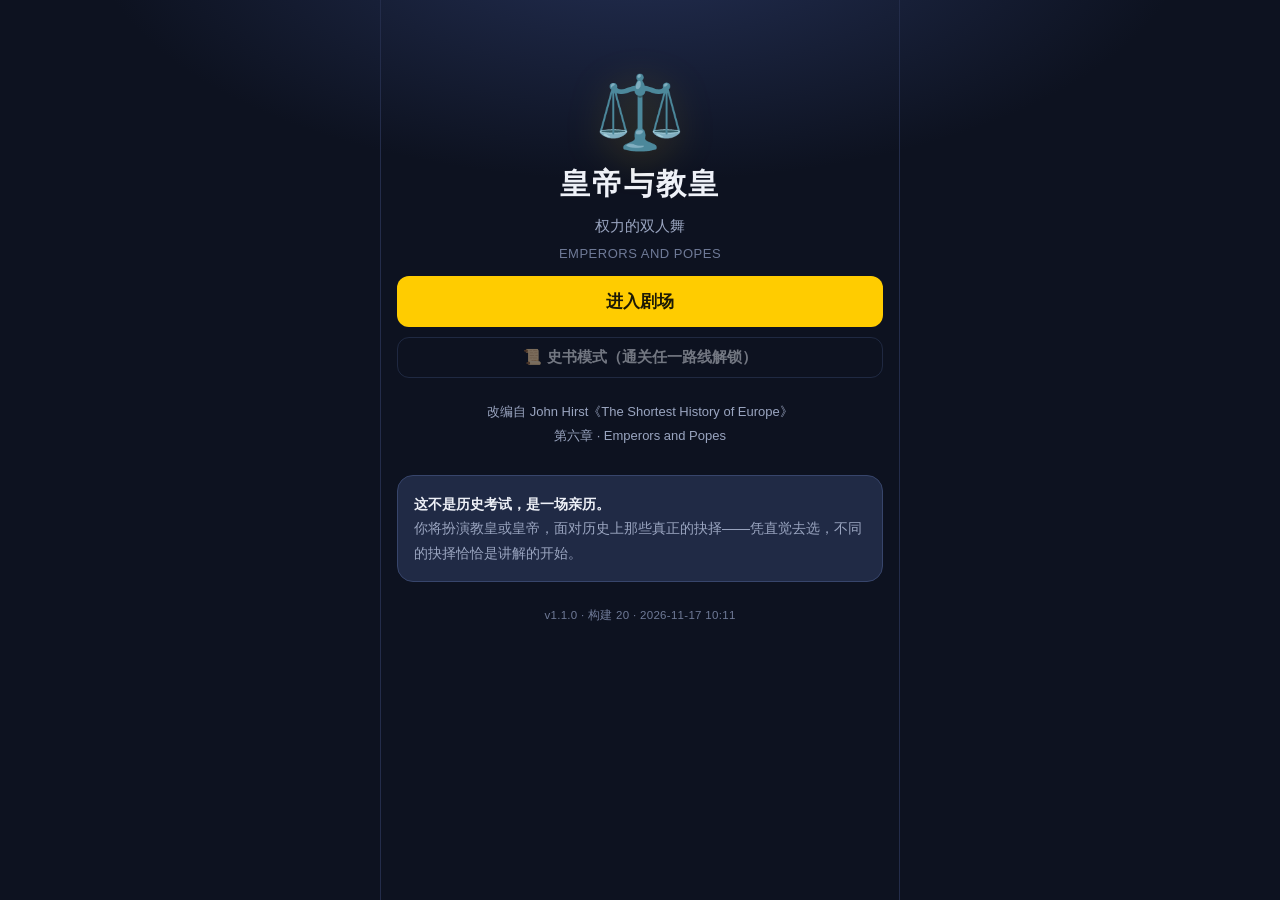
<file: index.html>
<!DOCTYPE html>
<html lang="zh-CN">
<head>
<meta charset="UTF-8">
<meta name="viewport" content="width=device-width, initial-scale=1.0, viewport-fit=cover">
<meta name="theme-color" content="#1a2238">
<meta name="description" content="皇帝与教皇：权力的双人舞 —— 基于《The Shortest History of Europe》第六章的历史抉择游戏">
<title>皇帝与教皇 · 权力的双人舞</title>
<link rel="icon" href="data:image/svg+xml,%3Csvg xmlns='http://www.w3.org/2000/svg' viewBox='0 0 100 100'%3E%3Ctext y='.9em' font-size='90'%3E%E2%9A%96%EF%B8%8F%3C/text%3E%3C/svg%3E">
<link rel="stylesheet" href="style.css">
</head>
<body>
<div id="app">

  <header id="topbar" class="hidden">
    <button id="btn-home" class="tb-btn" aria-label="回到首页">⌂</button>
    <div id="tb-title">权力的双人舞</div>
    <button id="btn-source" class="tb-btn" aria-label="查看书中原文">📄</button>
  </header>

  <main id="stage">
    <section id="screen-home" class="screen"></section>
    <section id="screen-lines" class="screen"></section>
    <section id="screen-game" class="screen"></section>
    <section id="screen-puzzle" class="screen"></section>
    <section id="screen-ending" class="screen"></section>
    <section id="screen-clear" class="screen"></section>
    <section id="screen-history" class="screen"></section>
    <section id="screen-gallery" class="screen"></section>
    <section id="screen-editor" class="screen"></section>
  </main>

  <audio id="ambience" preload="auto"></audio>

  <!-- 通用浮窗（书中原文 / 图鉴放大） -->
  <div id="overlay" class="hidden" role="dialog" aria-modal="true" aria-label="浮窗">
    <div id="overlay-backdrop"></div>
    <div id="overlay-body"></div>
  </div>

  <!-- 跨屏状态播报：判定结果等，供屏幕阅读器朗读 -->
  <div id="sr-status" class="sr-only" role="status" aria-live="polite"></div>
</div>

<script src="version.js?v=20"></script>
<script src="data.js"></script>
<script src="app.js"></script>
<script src="version-ui.js?v=20"></script>
</body>
</html>
</file>
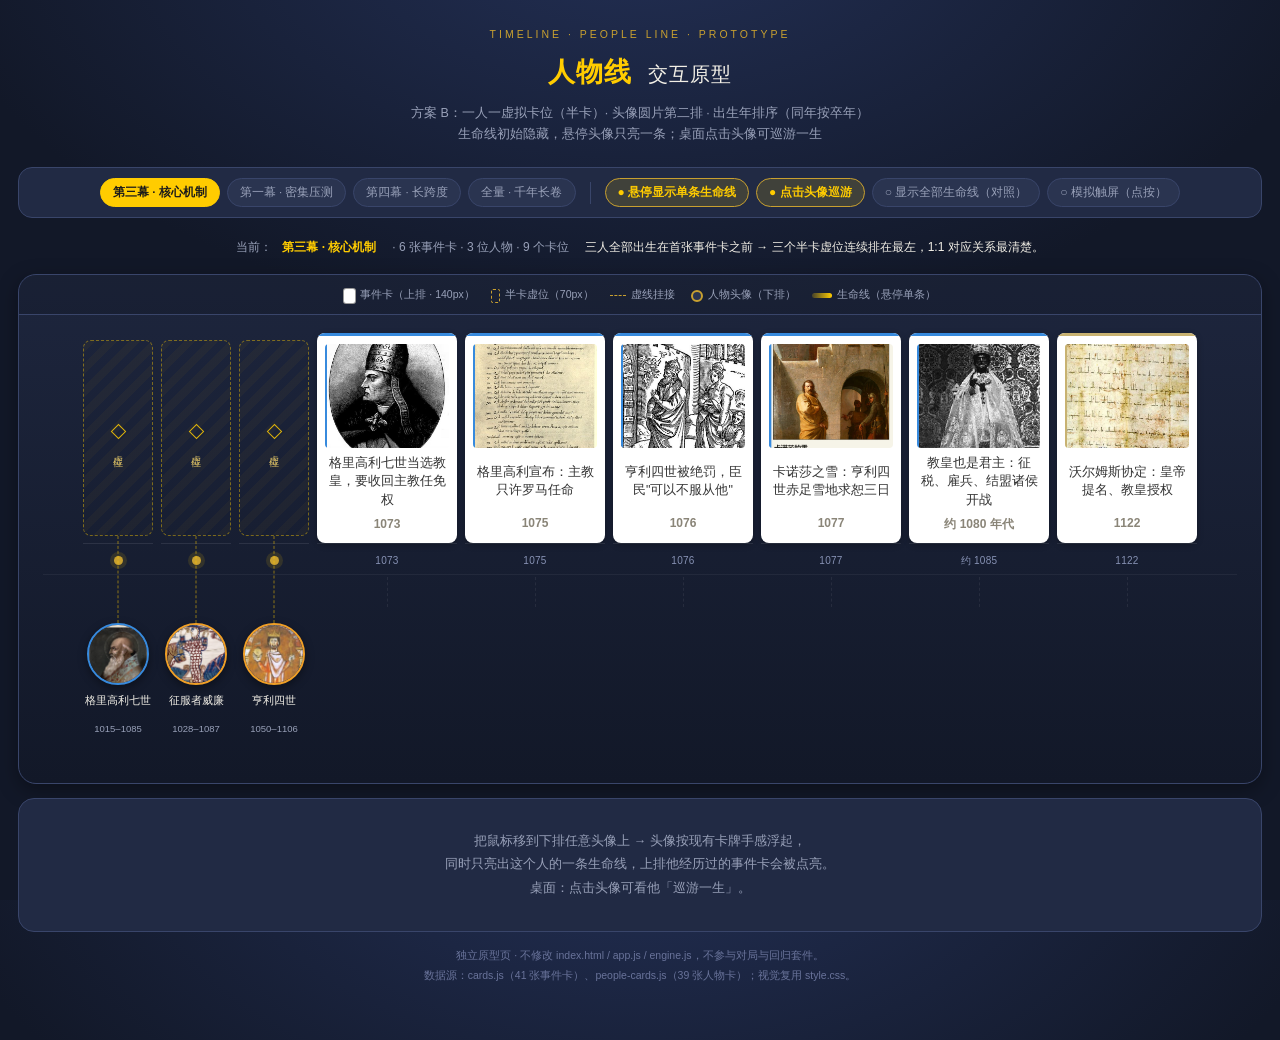
<file: people-line-prototype/index.html>
<!DOCTYPE html>
<html lang="zh-CN">
<head>
<meta charset="UTF-8">
<meta name="viewport" content="width=device-width, initial-scale=1, viewport-fit=cover">
<title>人物线 · 交互原型（方案 B）</title>
<link rel="stylesheet" href="./style.css">
<link rel="icon" href="data:,">
<style>
/* ============================================================
   人物线交互原型 · 独立 demo 页
   - 不引入 / 不修改 index.html、app.js、engine.js 的任何逻辑
   - 只复用 style.css 的配色变量与 .tl-card 卡面、.hand-card:hover 手感
   - 数据来自 cards.js / people-cards.js 的全局词法绑定（非 window 属性）
   ============================================================ */
:root{
  --cw:140px;      /* 一张事件卡宽，同 .tl-card */
  --hw:70px;       /* 半卡虚位，用户拍板「空位默认半张」 */
  --gap:8px;       /* 同 .timeline 的 gap */
  --up:210px;      /* 上排事件卡高，同 .tl-card */
  --ax:34px;       /* 共享时间轴 */
  --lf:30px;       /* 生命线带 */
  --lo:156px;      /* 下排人物头像 */
}
#app.pd{max-width:1400px;margin:0 auto;padding:0 18px 54px;min-height:100%}

/* ---------- 页头 ---------- */
.pd-head{padding:26px 4px 16px;text-align:center}
.pd-kicker{font-size:10.5px;letter-spacing:3px;color:var(--gold-dim);margin-bottom:8px}
.pd-head h1{font-size:27px;letter-spacing:1px;color:var(--gold)}
.pd-head h1 span{color:var(--ink);font-weight:400;font-size:20px;margin-left:8px}
.pd-sub{font-size:12.5px;color:var(--muted);margin:9px 0 0;line-height:1.7}

/* ---------- 控制条 ---------- */
.pd-toolbar{display:flex;flex-wrap:wrap;gap:10px;align-items:center;justify-content:center;
  margin:6px 0 12px;padding:10px 12px;background:var(--panel);border:1px solid var(--line);
  border-radius:14px}
.pd-scenes,.pd-toggles{display:flex;flex-wrap:wrap;gap:7px;align-items:center}
.pd-toolbar .sep{width:1px;height:22px;background:var(--line);margin:0 4px}
.pd-chip{font-size:11.5px;padding:6px 12px;border-radius:20px;border:1px solid var(--line);
  background:var(--panel2);color:var(--muted);transition:.18s ease;white-space:nowrap}
.pd-chip:hover{color:var(--ink);border-color:var(--gold-dim)}
.pd-chip.on{background:var(--gold);border-color:var(--gold);color:#1a1a1a;font-weight:700}
.pd-chip.tog.on{background:rgba(255,204,0,.14);border-color:var(--gold-dim);
  color:var(--gold);font-weight:600}
.pd-chip.tog::before{content:'○ ';font-size:12px}
.pd-chip.tog.on::before{content:'● ';}

/* ---------- 状态条 ---------- */
.pd-status{min-height:34px;display:flex;align-items:center;justify-content:center;gap:10px;
  flex-wrap:wrap;font-size:12px;color:var(--muted);margin:0 0 10px;text-align:center}
.pd-status b{color:var(--gold);font-weight:600}
.pd-status .pd-live{color:var(--ink)}
.pd-status .pd-live em{color:var(--gold);font-style:normal;font-weight:600}

/* ---------- 舞台 ---------- */
.pd-stage{background:linear-gradient(180deg,rgba(33,42,68,.75),rgba(18,24,40,.9));
  border:1px solid var(--line);border-radius:18px;overflow:hidden;
  box-shadow:var(--shadow)}
.pd-legend{display:flex;flex-wrap:wrap;gap:16px;justify-content:center;
  padding:11px 14px;border-bottom:1px solid var(--line);
  font-size:10.5px;color:var(--muted);background:rgba(0,0,0,.14)}
.pd-legend i{display:inline-block;vertical-align:middle;margin-right:5px;font-style:normal}
.lg-ev{width:11px;height:14px;border-radius:2px;background:#fff;box-shadow:0 0 0 1px #999}
.lg-pin{width:9px;height:14px;border:1px dashed var(--gold-dim);border-radius:2px}
.lg-line{width:16px;height:0;border-top:1px dashed var(--gold-dim)}
.lg-ava{width:12px;height:12px;border-radius:50%;border:2px solid var(--gold-dim);background:#2a3450}
.lg-life{width:20px;height:5px;border-radius:3px;background:linear-gradient(90deg,rgba(255,204,0,.2),var(--gold))}

.pd-scroll{overflow-x:auto;overflow-y:hidden;scrollbar-width:thin;
  scrollbar-color:var(--gold-dim) transparent}
.pd-scroll::-webkit-scrollbar{height:8px}
.pd-scroll::-webkit-scrollbar-thumb{background:#4a557c;border-radius:6px}
.pd-inner{position:relative;width:max-content;min-width:100%;padding:18px 24px 20px}
/* 放得下就居中；溢出时 auto 外边距自动归零，最左侧虚位仍可滚回来
   （与 style.css .timeline 同一套处理，不能用 justify-content:center） */
.pd-cols{display:flex;align-items:stretch;gap:var(--gap)}
.pd-cols > :first-child{margin-left:auto}
.pd-cols > :last-child{margin-right:auto}

.pd-col{position:relative;display:flex;flex-direction:column;flex:0 0 auto}
.pd-col.ev{width:var(--cw)}
.pd-col.pp{width:var(--hw)}
.pd-up{height:var(--up);display:flex;align-items:center;justify-content:center;flex:0 0 var(--up)}
.pd-ax{height:var(--ax);flex:0 0 var(--ax);display:flex;align-items:center;justify-content:center;
  border-top:1px solid rgba(255,255,255,.09);position:relative}
.pd-lf{height:var(--lf);flex:0 0 var(--lf);position:relative}
.pd-lo{height:var(--lo);flex:0 0 var(--lo);padding-top:16px;position:relative}

/* 上排：半卡虚位 */
.pd-pin{width:100%;height:196px;border:1px dashed rgba(255,204,0,.42);border-radius:8px;
  background:repeating-linear-gradient(135deg,rgba(255,204,0,.035) 0 8px,transparent 8px 16px);
  display:flex;flex-direction:column;align-items:center;justify-content:center;gap:10px;
  transition:border-color .2s ease,background .2s ease}
.pd-col.pp.on .pd-pin{border-color:var(--gold);background:rgba(255,204,0,.09)}
.pd-pin .dia{width:11px;height:11px;transform:rotate(45deg);
  border:1.5px solid var(--gold);opacity:.85}
.pd-pin .lb{font-size:9.5px;letter-spacing:2px;color:#d9bd63;writing-mode:vertical-rl;
  line-height:1;user-select:none}
/* 虚线挂接：从虚位下缘一直连到下排头像顶 */
.pd-col.pp::after{content:'';position:absolute;left:50%;top:203px;bottom:140px;
  border-left:1px dashed rgba(255,204,0,.5);transform:translateX(-50%);
  z-index:0;pointer-events:none;transition:border-color .2s ease}
.pd-col.pp.on::after{border-left-color:var(--gold)}

/* 时间轴：事件年份 / 人物锚点 */
.pd-year{font-size:10px;color:#8792b4;letter-spacing:.3px;white-space:nowrap}
.pd-dot{width:9px;height:9px;border-radius:50%;background:var(--gold-dim);
  box-shadow:0 0 0 4px rgba(255,204,0,.12);transition:.2s ease}
.pd-col.pp.on .pd-dot{background:var(--gold);box-shadow:0 0 0 6px rgba(255,204,0,.22)}
.pd-col.ev .pd-lf::before{content:'';position:absolute;left:50%;top:0;bottom:0;
  border-left:1px dashed rgba(255,255,255,.07)}

/* 下排：头像圆片（方案 B） */
.pd-ava{display:block;width:62px;height:62px;margin:0 auto;padding:0;border-radius:50%;
  border:2px solid var(--gold-dim);background:#222b47;overflow:hidden;
  box-shadow:0 3px 10px rgba(0,0,0,.4);cursor:pointer;
  /* 与 .hand-card:hover 完全同款的浮现手感 */
  transition:transform .2s ease,box-shadow .2s ease,border-color .2s ease}
.pd-ava img{width:100%;height:100%;object-fit:cover;object-position:50% 20%;display:block}
.pd-ava.f-church{border-color:var(--church)}
.pd-ava.f-state{border-color:var(--state)}
.pd-ava.f-local{border-color:var(--local)}
.pd-ava.f-both{border-color:var(--both)}
.pd-ava:hover,.pd-ava.on,.pd-col.pp.on .pd-ava{
  transform:translateY(-3px) scale(1.04);
  box-shadow:var(--card-shadow-hover);
  border-color:var(--gold);z-index:20;position:relative}
.pd-pname{font-size:10.5px;line-height:1.3;text-align:center;color:var(--ink);
  margin:9px auto 0;max-width:78px;min-height:27px;
  display:-webkit-box;-webkit-line-clamp:2;-webkit-box-orient:vertical;overflow:hidden}
.pd-col.pp.on .pd-pname{color:var(--gold)}
.pd-pyr{font-size:9.5px;line-height:1.3;text-align:center;color:var(--muted);margin-top:2px}

/* 事件卡：生命线高亮态 */
.pd-col.ev .tl-card{transition:transform .2s ease,box-shadow .2s ease,opacity .3s ease,filter .3s ease}
.pd-stage.focus-life .pd-col.ev.out .tl-card{opacity:.4;filter:saturate(.5)}
.pd-stage.focus-life .pd-col.ev.in .tl-card{
  box-shadow:0 0 0 2px var(--gold),var(--card-shadow-hover);
  transform:translateY(-3px) scale(1.025)}
.pd-col.ev.tour-hit .tl-card{animation:pdHit .5s ease-out}
@keyframes pdHit{0%{box-shadow:0 0 0 2px var(--gold),0 0 0 0 rgba(255,204,0,.6)}
  100%{box-shadow:0 0 0 2px var(--gold),0 0 0 16px rgba(255,204,0,0)}}

/* ---------- 生命线叠加层 ---------- */
.pd-life,.pd-fx{position:absolute;inset:0;pointer-events:none}
.pd-life{z-index:6}
.pd-fx{z-index:30}
.pd-life::after{content:'';position:absolute;left:24px;right:24px;top:259px;height:1px;
  background:rgba(255,255,255,.05)}
.pd-bar{position:absolute;height:8px;border-radius:6px;
  background:linear-gradient(90deg,rgba(255,204,0,.22),rgba(255,204,0,.95) 16%,
             rgba(255,204,0,.85) 84%,rgba(255,204,0,.12));
  box-shadow:0 0 14px rgba(255,204,0,.45);
  transform-origin:left center;opacity:0;transform:scaleX(0);
  transition:transform .55s cubic-bezier(.2,.9,.3,1),opacity .28s ease}
.pd-bar.show{opacity:1;transform:scaleX(1)}
.pd-bar::before{content:'';position:absolute;left:-5px;top:-5px;width:18px;height:18px;
  border-radius:50%;background:var(--gold);box-shadow:0 0 0 4px rgba(255,204,0,.18)}
/* 卒年标签放在生命线下方，避开时间轴那一行的事件年份文字 */
.pd-bar::after{content:attr(data-end);position:absolute;right:0;top:12px;
  transform:translateX(50%);font-size:9.5px;color:#1a1a1a;font-weight:600;
  background:var(--gold);padding:1px 7px;border-radius:9px;white-space:nowrap;
  box-shadow:0 2px 7px rgba(0,0,0,.45);letter-spacing:.2px}
.pd-stage.all-bars .pd-bar{opacity:.42;transform:scaleX(1)}
.pd-stage.all-bars .pd-bar::after{display:none}

/* ---------- 巡游 ---------- */
.pd-ghost{position:absolute;left:0;top:0;width:54px;height:54px;border-radius:50%;
  overflow:hidden;border:2px solid var(--gold);background:#1a2238;
  box-shadow:0 0 0 6px rgba(255,204,0,.16),0 8px 24px rgba(0,0,0,.5);
  will-change:transform,opacity}
.pd-ghost img{width:100%;height:100%;object-fit:cover;object-position:50% 20%}
.pd-trail{position:absolute;left:0;top:0;height:3px;border-radius:3px;
  background:linear-gradient(90deg,rgba(255,204,0,0),rgba(255,204,0,.95));
  box-shadow:0 0 12px rgba(255,204,0,.7)}
.pd-tourtag{position:absolute;font-size:10px;color:var(--gold);white-space:nowrap;
  text-shadow:0 1px 4px #000;transform:translate(-50%,-140%)}

/* ---------- 详情卡 ---------- */
.pd-detail{margin-top:14px;background:var(--panel);border:1px solid var(--line);
  border-radius:16px;padding:16px 18px;min-height:132px}
.pd-empty{display:flex;align-items:center;justify-content:center;min-height:100px;
  color:var(--muted);font-size:12.5px;text-align:center;line-height:1.9}
.pd-info{display:flex;gap:18px;align-items:flex-start}
.pd-portrait{flex:0 0 76px;width:76px;height:100px;border-radius:9px;overflow:hidden;
  background:#222b47;border:1px solid var(--line);box-shadow:var(--card-shadow)}
.pd-portrait img{width:100%;height:100%;object-fit:cover;object-position:50% 18%}
.pd-main{flex:1;min-width:0}
.pd-nm{font-size:17px;font-weight:700;color:var(--ink);line-height:1.3}
.pd-nm small{font-size:11px;color:var(--muted);font-weight:400;margin-left:8px}
.pd-meta{display:flex;flex-wrap:wrap;gap:7px;margin:8px 0 9px}
.pd-tag{font-size:10.5px;padding:2px 8px;border-radius:12px;
  background:var(--panel2);border:1px solid var(--line);color:var(--muted)}
.pd-tag.gold{color:var(--gold);border-color:var(--gold-dim)}
.pd-explain{font-size:11.5px;color:var(--muted);line-height:1.75;margin:0 0 10px}
.pd-sublabel{font-size:10px;color:var(--gold-dim);margin:0 0 6px;letter-spacing:.5px}
.pd-events{display:flex;flex-wrap:wrap;gap:6px}
.pd-evchip{font-size:10.5px;padding:3px 9px;border-radius:6px;
  background:rgba(255,204,0,.1);border:1px solid rgba(255,204,0,.28);color:#f0dc9a}
.pd-evchip b{color:var(--gold);margin-right:5px;font-weight:600}
.pd-actions{display:flex;flex-direction:column;gap:8px;flex:0 0 126px}
.pd-btn{font-size:11.5px;padding:8px 10px;border-radius:9px;
  border:1px solid var(--gold-dim);background:rgba(255,204,0,.1);color:var(--gold);
  transition:.18s ease}
.pd-btn:hover{background:var(--gold);color:#1a1a1a}
.pd-btn.ghost{border-color:var(--line);background:var(--panel2);color:var(--muted)}
.pd-btn.ghost:hover{color:var(--ink);border-color:var(--gold-dim)}

.pd-foot{margin-top:14px;text-align:center;font-size:10.5px;color:#69739a;line-height:1.9}

/* ---------- 触屏 / 窄屏 ---------- */
@media (hover:none){
  .pd-ava{cursor:pointer}
}
@media (max-width:720px){
  #app.pd{padding:0 10px 40px}
  .pd-head h1{font-size:22px}
  .pd-toolbar{padding:9px 8px;gap:7px}
  .pd-chip{font-size:10.5px;padding:5px 9px}
  .pd-toolbar .sep{display:none}
  .pd-info{flex-direction:column}
  .pd-actions{flex-direction:row;flex:0 0 auto;width:100%}
  .pd-btn{flex:1}
  .pd-legend{gap:10px;font-size:9.5px}
}
</style>
</head>
<body>
<div id="app" class="pd">

  <header class="pd-head">
    <div class="pd-kicker">TIMELINE · PEOPLE LINE · PROTOTYPE</div>
    <h1>人物线 <span>交互原型</span></h1>
    <p class="pd-sub">方案 B：一人一虚拟卡位（半卡）· 头像圆片第二排 · 出生年排序（同年按卒年）<br>
      生命线初始隐藏，悬停头像只亮一条；桌面点击头像可巡游一生</p>
  </header>

  <div class="pd-toolbar">
    <div class="pd-scenes" id="scenes"></div>
    <div class="sep"></div>
    <div class="pd-toggles" id="toggles"></div>
  </div>

  <div class="pd-status" id="status"></div>

  <section class="pd-stage" id="stage">
    <div class="pd-legend">
      <span><i class="lg-ev"></i>事件卡（上排 · 140px）</span>
      <span><i class="lg-pin"></i>半卡虚位（70px）</span>
      <span><i class="lg-line"></i>虚线挂接</span>
      <span><i class="lg-ava"></i>人物头像（下排）</span>
      <span><i class="lg-life"></i>生命线（悬停单条）</span>
    </div>
    <div class="pd-scroll" id="scroll">
      <div class="pd-inner" id="inner">
        <div class="pd-cols" id="cols"></div>
        <div class="pd-life" id="life"></div>
        <div class="pd-fx" id="fx"></div>
      </div>
    </div>
  </section>

  <section class="pd-detail" id="detail"></section>

  <footer class="pd-foot">
    独立原型页 · 不修改 index.html / app.js / engine.js，不参与对局与回归套件。<br>
    数据源：cards.js（41 张事件卡）、people-cards.js（39 张人物卡）；视觉复用 style.css。
  </footer>
</div>

<script src="./cards.js"></script>
<script src="./people-cards.js"></script>
<script>
(function(){
'use strict';

/* ---------- 工具 ---------- */
function esc(s){return String(s==null?'':s).replace(/[&<>"']/g,function(m){
  return {'&':'&amp;','<':'&lt;','>':'&gt;','"':'&quot;',"'":'&#39;'}[m];});}
function $(s){return document.querySelector(s);}
function shortYear(e){
  var y=Math.round(e.y), t=y<0?('前 '+Math.abs(y)):String(y);
  return (e.approx?'约 ':'')+t;
}
function yearTxt(v){return v<0?('前 '+Math.abs(v)):String(v);}
function bornVal(p){return p.born==null?-Infinity:p.born;}
function diedVal(p){return p.died==null?Infinity:p.died;}
var FCOLOR={church:'var(--church)',state:'var(--state)',local:'var(--local)',both:'var(--both)'};

/* ---------- 场景 ---------- */
var SCENES=[
  {id:'act3', label:'第三幕 · 核心机制',
   pickE:function(c){return c.act===3;},
   pickP:function(p){return p.coverActs.indexOf(3)>=0;},
   note:'三人全部出生在首张事件卡之前 → 三个半卡虚位连续排在最左，1:1 对应关系最清楚。'},
  {id:'act1', label:'第一幕 · 密集压测',
   pickE:function(c){return c.act===1;},
   pickP:function(p){return p.coverActs.indexOf(1)>=0 && p.born!=null && p.born>=650 && p.born<=900;},
   note:'本场景收 12 位人物；500 → 751 这一个缝隙就挤进 6 位（含 714 同年两位），检验半卡位与虚线是否还清爽。'},
  {id:'act4', label:'第四幕 · 长跨度',
   pickE:function(c){return c.act===4;},
   pickP:function(p){return p.coverActs.indexOf(4)>=0;},
   note:'生命线跨越大量事件卡，悬停一条就能看清「这个人活过了哪些事」。'},
  {id:'all', label:'全量 · 千年长卷',
   pickE:function(){return true;},
   pickP:function(){return true;},
   note:'39 位人物 / 41 张事件卡全序；含生年不详（圣彼得）与轴外（希特勒 1889–1945）边界样本。'}
];

var TOGGLES=[
  {id:'hoverBar', label:'悬停显示单条生命线', on:true},
  {id:'tour',     label:'点击头像巡游',       on:true},
  {id:'allBars',  label:'显示全部生命线（对照）', on:false},
  {id:'coarse',   label:'模拟触屏（点按）',   on:false}
];

var opt={hoverBar:true,tour:true,allBars:false,coarse:false};
var scene=SCENES[0], units=[], people=[], events=[];
var colById={}, evColById={}, barById={};
var hoverId=null, pinnedId=null, tourRunning=null;
var tourToken=0, tourAnims=[];
/* 运行时判定，不用缓存值：混合设备 / 浏览器模拟 hover 后能立刻生效。
   pointerMode 供桌面直接预览触屏交互（也是设计评审的对照开关）。 */
var pointerMode='auto';
function isCoarse(){
  if(pointerMode==='fine')return false;
  if(pointerMode==='coarse')return true;
  return window.matchMedia('(hover:none)').matches;
}
function isReduce(){return window.matchMedia('(prefers-reduced-motion: reduce)').matches;}

/* ---------- 构建场景数据：一人一虚拟卡位 ---------- */
function build(){
  events=CARDS.filter(scene.pickE).slice().sort(function(a,b){return a.y-b.y;});
  people=PEOPLE.filter(scene.pickP).slice().sort(function(a,b){
    var x=bornVal(a),y=bornVal(b);
    if(x!==y) return x-y;                 /* 出生年升序 */
    if(diedVal(a)!==diedVal(b)) return diedVal(a)-diedVal(b); /* 同年 → 卒年 */
    return String(a.id).localeCompare(String(b.id));
  });
  /* 以 born 找插入位，但不真的插进事件序列 */
  people.forEach(function(p){p._k=events.filter(function(e){return e.y<bornVal(p);}).length;});
  units=[];
  for(var k=0;k<=events.length;k++){
    people.filter(function(p){return p._k===k;}).forEach(function(p){
      units.push({type:'person',p:p});
    });
    if(k<events.length) units.push({type:'event',e:events[k]});
  }
}

function cardHTML(c){
  var f='f-'+c.faction;
  var art=c.img
    ? '<img src="'+esc(c.img)+'"'+(c.artPos==='top'?' class="art-top"':'')+' alt="" loading="lazy">'
    : '<div class="crest">'+esc(c.icon||'❓')+'</div>';
  /* 与产品一致：第三幕起不生成势力文字标签，只留顶部色条 */
  return '<div class="tl-card '+f+'" data-id="'+esc(c.id)+'"><div class="face '+f+'">'+
    '<div class="fstrip"></div><div class="art">'+art+'</div>'+
    '<div class="nm">'+esc(c.zh)+'</div>'+
    '<div class="yr">'+esc(c.dy)+'</div></div></div>';
}
function personHTML(p){
  var f='f-'+p.faction;
  var b=p.born==null?'？':yearTxt(p.born), d=p.died==null?'？':yearTxt(p.died);
  return '<div class="pd-up"><div class="pd-pin"><span class="dia"></span><span class="lb">虚位</span></div></div>'+
    '<div class="pd-ax"><span class="pd-dot"></span></div>'+
    '<div class="pd-lf"></div>'+
    '<div class="pd-lo">'+
      '<button class="pd-ava '+f+'" data-id="'+esc(p.id)+'" aria-label="'+esc(p.zh)+'">'+
        '<img src="'+esc(p.img)+'" alt="" loading="lazy"></button>'+
      '<div class="pd-pname">'+esc(p.zh)+'</div>'+
      '<div class="pd-pyr">'+esc(b)+'–'+esc(d)+'</div>'+
    '</div>';
}

function render(){
  stopTour(true);
  hoverId=pinnedId=null;
  colById={};evColById={};barById={};
  var cols=$('#cols'), life=$('#life');
  cols.innerHTML=''; life.innerHTML='';
  $('#fx').innerHTML='';

  units.forEach(function(u){
    var d=document.createElement('div');
    d.className='pd-col '+(u.type==='event'?'ev':'pp');
    if(u.type==='event'){
      d.dataset.eid=u.e.id;
      d.innerHTML='<div class="pd-up">'+cardHTML(u.e)+'</div>'+
        '<div class="pd-ax"><span class="pd-year">'+esc(shortYear(u.e))+'</span></div>'+
        '<div class="pd-lf"></div><div class="pd-lo"></div>';
      evColById[u.e.id]={col:d,e:u.e};
    }else{
      d.dataset.pid=u.p.id;
      d.innerHTML=personHTML(u.p);
      colById[u.p.id]={col:d,p:u.p};
    }
    cols.appendChild(d);
  });

  /* 生命条：从头像中心，越过其生命内所有事件卡，到最右那张的右缘 */
  people.forEach(function(p){
    var b=bornVal(p), dd=diedVal(p);
    var inEv=events.filter(function(e){return e.y>=b && e.y<=dd;});
    p._inEv=inEv;
    var bar=document.createElement('div');
    bar.className='pd-bar'; bar.dataset.pid=p.id;
    bar.dataset.end='† '+(p.died==null?'？':yearTxt(p.died))+
      (inEv.length?(' · '+inEv.length+' 事件'):' · 轴外');
    life.appendChild(bar);
    barById[p.id]=bar;
  });

  requestAnimationFrame(measure);
  bindAvatars();
  drawStatus();
  drawDetail();
  $('#stage').classList.toggle('all-bars',opt.allBars);
  $('#scroll').scrollLeft=0;
}

/* 绝对坐标：相对 .pd-inner，滚动后依然正确 */
function rectIn(el){
  var r=el.getBoundingClientRect(), i=$('#inner').getBoundingClientRect();
  return {x:r.left-i.left,y:r.top-i.top,w:r.width,h:r.height,
          cx:r.left-i.left+r.width/2,cy:r.top-i.top+r.height/2};
}
function measure(){
  var UP=210,AX=34;
  people.forEach(function(p){
    var rec=colById[p.id]; if(!rec)return;
    var av=rec.col.querySelector('.pd-ava');
    var a=rectIn(av);
    var last=p._inEv.length?p._inEv[p._inEv.length-1]:null;
    var endX=last?(rectIn(evColById[last.id].col).x+140):(a.cx+76);
    var bar=barById[p.id];
    bar.style.left=a.cx+'px';
    bar.style.top=(UP+AX+11)+'px';
    bar.style.width=Math.max(46,endX-a.cx)+'px';
  });
}

/* ---------- 交互 ---------- */
function effectiveId(){return pinnedId||hoverId||tourRunning;}
function applyState(){
  var id=effectiveId(), stage=$('#stage');
  Object.keys(colById).forEach(function(k){colById[k].col.classList.toggle('on',k===id);});
  /* 巡游期间不显示静态生命线，只留随头像生长的动态金色轨迹 */
  Object.keys(barById).forEach(function(k){
    barById[k].classList.toggle('show',
      !!id&&k===id&&opt.hoverBar&&!opt.allBars&&!tourRunning);
  });
  stage.classList.toggle('focus-life',!!id&&opt.hoverBar&&!opt.allBars);
  var p=id?PEOPLE.filter(function(x){return x.id===id;})[0]:null;
  var inIds=p?p._inEv.map(function(e){return e.id;}):[];
  Object.keys(evColById).forEach(function(k){
    var c=evColById[k].col, hit=inIds.indexOf(k)>=0;
    c.classList.toggle('in',!!p&&hit);
    c.classList.toggle('out',!!p&&!hit);
  });
  drawStatus(p);
  drawDetail(p);
}

function bindAvatars(){
  Object.keys(colById).forEach(function(id){
    var av=colById[id].col.querySelector('.pd-ava');
    av.addEventListener('mouseenter',function(){
      if(isCoarse())return;
      hoverId=id; pinnedId=null; applyState();
    });
    av.addEventListener('mouseleave',function(){
      if(isCoarse())return;
      if(hoverId===id)hoverId=null;
      if(!tourRunning)applyState();
    });
    av.addEventListener('click',function(ev){
      ev.stopPropagation();
      if(isCoarse()){
        /* 触屏 / 只能点击的设备：只切换单条生命线，不做巡游 */
        pinnedId=(pinnedId===id)?null:id; hoverId=null; applyState();
      }else{
        hoverId=id; pinnedId=null; applyState();
        if(opt.tour)tour(id);
      }
    });
  });
  $('#stage').addEventListener('click',function(ev){
    if(ev.target.closest('.pd-ava')||ev.target.closest('.pd-btn'))return;
    pinnedId=null; hoverId=null; applyState();
  });
}

/* ---------- 巡游：头像上升 → 向右经历生命内事件 → 淡出 ---------- */
function anim(el,frames,opts){
  var a=el.animate(frames,opts); tourAnims.push(a);
  return a.finished.catch(function(){});
}
function stopTour(silent){
  tourToken++;
  tourAnims.forEach(function(a){try{a.cancel();}catch(e){}});
  tourAnims=[];
  $('#fx').innerHTML='';
  tourRunning=null;
  if(!silent)applyState();
}
function speed(ms){return isReduce()?Math.round(ms*.4):ms;}

async function tour(id){
  stopTour(true);
  var my=tourToken;
  var rec=colById[id]; if(!rec)return;
  var p=rec.p, fx=$('#fx');
  tourRunning=id; applyState();

  var av=rec.col.querySelector('.pd-ava'), r=rectIn(av);
  var startX=r.cx-27, startY=r.cy-27;
  var travelY=18+150-27;                       /* 上升到上排卡区下缘附近 */
  var targets=p._inEv.map(function(e){
    var er=rectIn(evColById[e.id].col);
    return {x:er.cx-27,col:evColById[e.id].col,e:e};
  });

  var ghost=document.createElement('div');
  ghost.className='pd-ghost';
  ghost.innerHTML='<img src="'+esc(p.img)+'" alt="">';
  ghost.style.transform='translate('+startX+'px,'+startY+'px) scale(1)';
  fx.appendChild(ghost);

  var trail=document.createElement('div');
  trail.className='pd-trail';
  trail.style.left=r.cx+'px'; trail.style.top=(travelY+25)+'px'; trail.style.width='0px';
  fx.appendChild(trail);

  var curX=startX, curY=startY, E='cubic-bezier(.25,.8,.25,1)';
  var t1='translate('+curX+'px,'+curY+'px) scale(1)';
  curY=travelY;
  var t2='translate('+curX+'px,'+curY+'px) scale(1.14)';
  await anim(ghost,[{transform:t1},{transform:t2}],
    {duration:speed(760),easing:E,fill:'forwards'});
  if(my!==tourToken)return;

  var prevW=0;
  for(var i=0;i<targets.length;i++){
    var t=targets[i], from='translate('+curX+'px,'+curY+'px) scale(1.14)';
    curX=t.x;
    var to='translate('+curX+'px,'+curY+'px) scale(1.14)';
    t.col.classList.remove('tour-hit'); void t.col.offsetWidth; t.col.classList.add('tour-hit');
    /* 起点必须累计：fill:forwards 不改内联 style.width，读它会永远拿到 0px */
    var w1=Math.max(0,curX+27-r.cx);
    await Promise.all([
      anim(ghost,[{transform:from},{transform:to}],
        {duration:speed(520),easing:E,fill:'forwards'}),
      anim(trail,[{width:prevW+'px'},{width:w1+'px'}],
        {duration:speed(520),easing:E,fill:'forwards'})
    ]);
    prevW=w1;
    if(my!==tourToken)return;
  }

  var endLabel=document.createElement('div');
  endLabel.className='pd-tourtag';
  endLabel.textContent='† '+(p.died==null?'？':yearTxt(p.died))+' · '+(p.born==null?'？':yearTxt(p.born))+' 生';
  endLabel.style.left=(curX+27)+'px'; endLabel.style.top=(curY+4)+'px';
  fx.appendChild(endLabel);

  var last='translate('+curX+'px,'+curY+'px) scale(1.14)';
  await anim(ghost,[{transform:last,opacity:1},
                    {transform:'translate('+curX+'px,'+(curY-16)+'px) scale(.72)',opacity:0}],
    {duration:speed(1100),easing:'ease-in',fill:'forwards'});
  if(my!==tourToken)return;
  stopTour();
}

/* ---------- 状态条 / 详情卡 ---------- */
function drawStatus(p){
  var s=$('#status');
  if(!p){
    s.innerHTML='当前：<b>'+esc(scene.label)+'</b> · '+events.length+' 张事件卡 · '+people.length+
      ' 位人物 · '+units.length+' 个卡位　<span class="pd-live">'+esc(scene.note)+'</span>';
    return;
  }
  var b=p.born==null?'？':yearTxt(p.born), d=p.died==null?'？':yearTxt(p.died);
  s.innerHTML='<span class="pd-live">'+(isCoarse()?'已选中':'悬停中')+'：<em>'+esc(p.zh)+'</em>　'+esc(b)+'–'+esc(d)+
    '　寿命 '+esc(p.life||'—')+'　本场景内跨越 <em>'+p._inEv.length+'</em> 张事件卡</span>'+
    (tourRunning?'　<b>巡游中…</b>':'');
}
function drawDetail(p){
  var box=$('#detail');
  if(!p){
    box.innerHTML='<div class="pd-empty">把鼠标移到下排任意头像上 → 头像按现有卡牌手感浮起，<br>'+
      '同时只亮出这个人的一条生命线，上排他经历过的事件卡会被点亮。<br>'+
      (isCoarse()?'触屏：点按头像切换生命线；再点一次或点空白处收起。':'桌面：点击头像可看他「巡游一生」。')+'</div>';
    return;
  }
  var b=p.born==null?'生年不详':yearTxt(p.born), d=p.died==null?'卒年不详':yearTxt(p.died);
  var chips=p._inEv.length?p._inEv.map(function(e){
    return '<span class="pd-evchip"><b>'+esc(shortYear(e))+'</b>'+esc(e.zh)+'</span>';
  }).join(''):'<span class="pd-evchip">生命区间内没有事件卡（时间轴之外）</span>';
  box.innerHTML='<div class="pd-info">'+
    '<div class="pd-portrait"><img src="'+esc(p.img)+'" alt=""></div>'+
    '<div class="pd-main">'+
      '<div class="pd-nm">'+esc(p.zh)+'<small>'+esc(p.en||'')+'</small></div>'+
      '<div class="pd-meta">'+
        '<span class="pd-tag gold">'+esc(b)+' – '+esc(d)+'</span>'+
        '<span class="pd-tag">'+esc(p.role||'')+'</span>'+
        '<span class="pd-tag">'+esc(FACTIONS[p.faction].name)+'</span>'+
        '<span class="pd-tag">寿命 '+esc(p.life||'—')+'</span>'+
        '<span class="pd-tag">'+esc(p.cls==='A'?'原文点名':'史实推定')+'</span>'+
      '</div>'+
      '<p class="pd-explain">'+esc(p.explain||'')+'</p>'+
      '<div class="pd-sublabel">本场景内经历的事件卡</div>'+
      '<div class="pd-events">'+chips+'</div>'+
    '</div>'+
    '<div class="pd-actions">'+
      '<button class="pd-btn" id="btn-tour">'+(isCoarse()?'▶ 播放巡游（可选）':'▶ 巡游一生')+'</button>'+
      (tourRunning?'<button class="pd-btn ghost" id="btn-stop">■ 停止巡游</button>':'')+
    '</div></div>';
  var bt=$('#btn-tour'); if(bt)bt.onclick=function(){tour(p.id);};
  var bs=$('#btn-stop'); if(bs)bs.onclick=function(){stopTour();};
}

/* ---------- 控制条 ---------- */
function drawControls(){
  $('#scenes').innerHTML=SCENES.map(function(s){
    return '<button class="pd-chip'+(s.id===scene.id?' on':'')+'" data-scene="'+s.id+'">'+esc(s.label)+'</button>';
  }).join('');
  $('#toggles').innerHTML=TOGGLES.map(function(t){
    return '<button class="pd-chip tog'+(opt[t.id]?' on':'')+'" data-tog="'+t.id+'">'+esc(t.label)+'</button>';
  }).join('');
  $('#scenes').onclick=function(ev){
    var b=ev.target.closest('[data-scene]'); if(!b)return;
    scene=SCENES.filter(function(s){return s.id===b.dataset.scene;})[0];
    drawControls(); build(); render();
  };
  $('#toggles').onclick=function(ev){
    var b=ev.target.closest('[data-tog]'); if(!b)return;
    var k=b.dataset.tog; opt[k]=!opt[k];
    if(k==='allBars'&&opt.allBars)opt.hoverBar=true;
    if(k==='coarse'){
      pointerMode=opt.coarse?'coarse':'auto';
      stopTour(true); pinnedId=hoverId=null;
    }
    drawControls(); applyState();
    $('#stage').classList.toggle('all-bars',opt.allBars);
  };
}

/* ---------- 启动 ---------- */
window.addEventListener('resize',function(){if(units.length)measure();});
drawControls();
build();
render();

/* 供截图 / 调试使用 */
window.PD={
  scene:function(id){scene=SCENES.filter(function(s){return s.id===id;})[0]||scene;
    drawControls();build();render();return scene.label;},
  activate:function(id){pinnedId=id;hoverId=null;applyState();return !!colById[id];},
  clear:function(){pinnedId=hoverId=null;stopTour(true);applyState();},
  tour:function(id){return tour(id);},
  stop:function(){stopTour();},
  /* 截图用：冻结 / 恢复正在播放的巡游动画，保证分帧可复现 */
  freeze:function(){tourAnims.forEach(function(a){try{if(a.playState==='running')a.pause();}catch(e){}});},
  resume:function(){tourAnims.forEach(function(a){try{if(a.playState==='paused')a.play();}catch(e){}});},
  pointer:function(m){pointerMode=m;opt.coarse=(m==='coarse');drawControls();applyState();
    return isCoarse();},
  state:function(){return {scene:scene.id,events:events.length,people:people.length,
    units:units.length,active:effectiveId(),pointer:pointerMode,coarse:isCoarse(),
    reduce:isReduce(),opt:opt};},
  order:function(){return people.map(function(p){return p.zh+' '+p.born+'-'+p.died+' k='+p._k;});}
};
})();
</script>
</body>
</html>
</file>
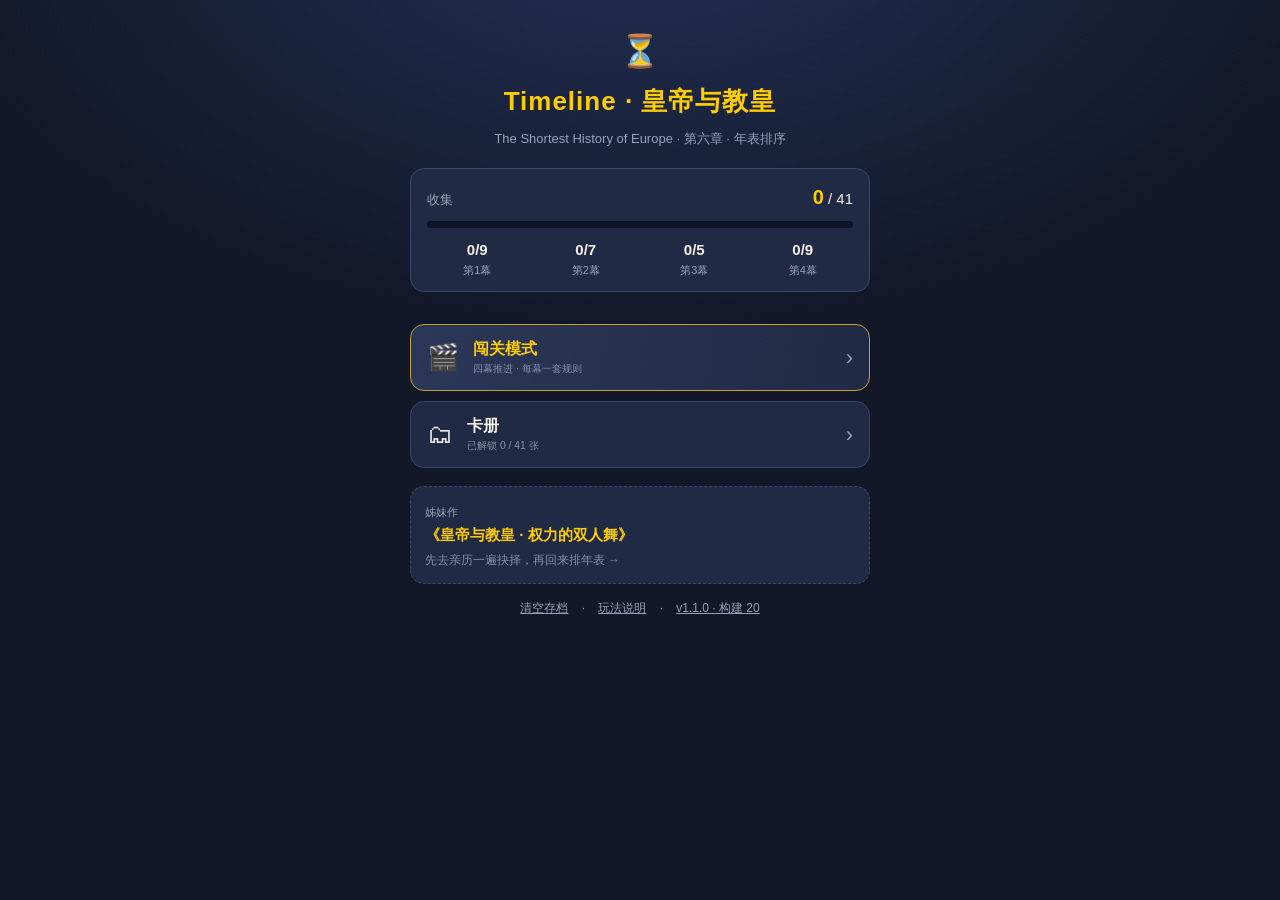
<file: timeline/index.html>
<!DOCTYPE html>
<html lang="zh-CN">
<head>
<meta charset="UTF-8">
<meta name="viewport" content="width=device-width, initial-scale=1.0">
<title>Timeline：皇帝与教皇 · 第六章年表</title>
<meta name="description" content="基于《The Shortest History of Europe》第六章的年表排序游戏：把 41 张历史卡牌放进正确的时间缝隙。">
<link rel="stylesheet" href="style.css">
</head>
<body>

<div id="app">

  <!-- ============ 视图：首页 ============ -->
  <section class="view" id="view-home">
    <header class="home-head">
      <div class="brand" id="brand" title="Timeline：皇帝与教皇">
        <span class="brand-mark">⏳</span>
        <h1>Timeline · 皇帝与教皇</h1>
        <p class="sub">The Shortest History of Europe · 第六章 · 年表排序</p>
      </div>
      <div class="progress-card">
        <div class="prog-row">
          <span class="prog-label">收集</span>
          <span class="prog-value"><b id="home-collected">0</b> / <span id="home-total">0</span></span>
        </div>
        <div class="bar"><i id="home-collect-bar" style="width:0%"></i></div>
        <div class="act-rings" id="home-rings"></div>
      </div>
      <!-- 第十七轮：从「菜单之间」搬到收集卡片下方这块原本就空着的居中位置。
           仍由 renderHome() 按 id 控制显隐与文案，位置变化不影响任何逻辑。 -->
      <button class="resume-line" id="btn-resume" hidden></button>
    </header>

    <div class="mode-list">
      <button class="mode big" data-go="acts">
        <span class="mode-icon">🎬</span>
        <span class="mode-txt"><b>闯关模式</b><small>四幕推进 · 每幕一套规则</small></span>
        <span class="mode-arrow">›</span>
      </button>
      <!-- 终章（第五幕）：通关全部四幕后才显示，由 renderHome() 控制 -->
      <button class="mode finale" id="home-finale" hidden>
        <span class="mode-icon">🏛</span>
        <span class="mode-txt"><b>终章 · 千年长卷</b><small id="home-finale-hint">四幕已通关 · 每局随机 10 张事件 + 5 位人物，常玩常新</small></span>
        <span class="mode-arrow">›</span>
      </button>
      <!-- 第十六轮：通关第三幕前隐藏；测试口子下始终显示，由 renderHome() 控制 -->
      <button class="mode" id="home-review" data-go="review" hidden>
        <span class="mode-icon">🔁</span>
        <span class="mode-txt"><b>复习模式</b><small id="review-hint">错题优先 · 间隔重复</small></span>
        <span class="mode-arrow">›</span>
      </button>
      <button class="mode" data-go="gallery">
        <span class="mode-icon">🗂</span>
        <span class="mode-txt"><b>卡册</b><small id="gallery-hint">事件卡与人物卡 · 逐一收集</small></span>
        <span class="mode-arrow">›</span>
      </button>
    </div>

    <!-- 难度选择已移除：失误预算、大小时间段、势力显隐等规则直接绑定在
         每一幕上（见 app.js 的 ACT_RULES），玩家进哪一幕就用哪一套规则。 -->
    <div class="home-links">
      <a class="sister" href="../index.html">
        <span>姊妹作</span>
        <b>《皇帝与教皇 · 权力的双人舞》</b>
        <small>先去亲历一遍抉择，再回来排年表 →</small>
      </a>
      <div class="home-foot">
        <button class="link-btn" id="btn-reset">清空存档</button>
        <span class="dot">·</span>
        <button class="link-btn" id="btn-help">玩法说明</button>
        <span class="dot">·</span>
        <button class="link-btn" id="btn-version">版本</button>
      </div>
    </div>
  </section>

  <!-- ============ 视图：幕选择 ============ -->
  <section class="view" id="view-acts">
    <div class="topbar">
      <button class="back" data-go="home">‹ 返回</button>
      <h2>选择一幕</h2>
      <span class="topbar-right" id="acts-progress"></span>
    </div>
    <div class="act-list" id="act-list"></div>
  </section>

  <!-- ============ 视图：对局 ============ -->
  <section class="view" id="view-game">
    <div class="game-head">
      <button class="back" id="game-quit">‹ 退出</button>
      <div class="game-title">
        <div class="title-row">
          <b id="game-act-name">第一幕</b>
          <!-- 关卡难度名（抄录 / 考据 / 编年 / 立传）；终章与复习局隐藏 -->
          <span class="game-diff" id="game-diff" hidden></span>
          <!-- 缩放滑条：就地拖动、即时生效、松手即存。省掉「开面板 → 拖 → 点完成」两道环节。 -->
          <div class="zoom-inline" id="zoom-inline" role="group" aria-label="卡片显示比例">
            <label class="zi-item" title="时间线卡牌显示比例（双击恢复默认）">
              <span class="zi-tag">时间线</span>
              <input type="range" id="zi-tl" min="0.5" max="1.5" step="0.02" value="1"
                     aria-label="时间线卡牌显示比例">
              <output class="zi-val" id="zi-tl-v">×1.00</output>
            </label>
            <label class="zi-item" title="手牌显示比例（双击恢复默认）">
              <span class="zi-tag">手牌</span>
              <input type="range" id="zi-hand" min="0.5" max="1.5" step="0.02" value="1"
                     aria-label="手牌显示比例">
              <output class="zi-val" id="zi-hand-v">×1.00</output>
            </label>
            <button class="zi-reset" id="zi-reset" type="button" title="两排都恢复本屏幕的默认比例"
                    aria-label="恢复默认比例">↺</button>
          </div>
        </div>
        <small id="game-act-span"></small>
      </div>
      <div class="hud" data-guide="● 剩余失误 · 🔥 连击（放对累加） · 进度 已放/总卡">
        <div class="hud-item" title="失误预算"><span id="hud-mistakes"></span></div>
        <div class="hud-item" id="hud-combo-box" title="连击"><span id="hud-combo">🔥 0</span></div>
        <div class="hud-item" title="进度"><span id="hud-progress">0/0</span></div>
      </div>
    </div>

    <!-- 通关后先停在对局页：独立条带，不放在 .timeline-wrap 内，
         否则手机横屏的两排缩放会把确认按钮一起缩小，不好点。就地展开、不遮挡时间线。 -->
    <div class="win-bar" id="win-bar" aria-live="polite">
      <div class="win-txt">
        <b>✓ 这一幕的时间线排完了</b>
        <span>先翻一翻整条时间线，看看这段历史怎么连起来的，再继续。</span>
      </div>
      <button type="button" id="win-confirm">完成，看结果 ›</button>
    </div>

    <!-- 场景工具条：仅在设置里的开关开启后、且处于对局页时显示。
         第十三轮起为多个命名槽位：命名保存 / 下拉选槽 / 加载 / 导出 .json /
         从外部文件导入 / 删除；文字保持中性，不出现「测试」字样。 -->
    <div class="scene-bar" id="scene-bar" hidden>
      <div class="scene-row">
        <span class="scene-tip">点 × 放回手牌 · 改名另存多个场景</span>
        <span class="scene-state" id="scene-state"></span>
      </div>
      <div class="scene-row scene-controls">
        <input type="text" class="scene-name" id="scene-name" maxlength="24"
               placeholder="场景名" aria-label="场景名">
        <button type="button" class="scene-btn" id="scene-save">保存场景</button>
        <select class="scene-select" id="scene-select" aria-label="已保存的场景"></select>
        <button type="button" class="scene-btn" id="scene-load">加载场景</button>
        <button type="button" class="scene-btn" id="scene-export">导出</button>
        <button type="button" class="scene-btn" id="scene-import">导入文件</button>
        <button type="button" class="scene-btn scene-del" id="scene-del">删除</button>
        <input type="file" id="scene-file" accept=".json,application/json" hidden>
      </div>
    </div>

    <div class="timeline-wrap">
      <!-- 提示行：全对局唯一的信息源，固定单行高度。放对/放错直接替换这里的文字并
           一直保留，直到玩家再次点选一张手牌才更新；不再新增或收起任何一行。
           「详情」按需展开底部完整讲解条，不锁流程、不改画面高度。 -->
      <div class="timeline-hint" id="timeline-hint" aria-live="polite">点一张手牌，再点亮起的插入位</div>
      <!-- 两级纪元带：账号级全局开关（第一次打到第三幕才解锁）与本局关卡规则
           era 开关都满足、且不是手机竖屏时才显示（空间小、减信息量）。
           解锁前连复习局都不出现；解锁后某段首次达标会从新增卡牌上方淡入、位移到所属区间后才正式点亮；
           大段跟随段内首个达标小段一起触发，之后不再变化。
           鼠标悬停 / 触屏点选已点亮的段，可让该段时间线卡牌按原生 hover 效果浮起。
           动画不因系统「减少动态效果」而降级，保证 Windows / Mac 观感一致。
           上层大周期 / 中层世纪小段由 eras.js + app.js 渲染；
           第三层 #era-life-band 是未来人物生命带的空容器，本轮预留、不用。 -->
      <div class="era-band" id="era-band">
        <div class="era-row era-row-big" id="era-big"></div>
        <div class="era-row era-row-small" id="era-small"></div>
        <div class="era-life" id="era-life-band"></div>
      </div>
      <div class="tl-axis"><span>← 更早</span><b id="tl-count">时间线 · 1 张</b><span>更晚 →</span></div>
      <button class="tl-nav tl-nav-l" id="tl-nav-l" type="button" aria-label="看更早的卡片" hidden>‹</button>
      <button class="tl-nav tl-nav-r" id="tl-nav-r" type="button" aria-label="看更晚的卡片" hidden>›</button>
      <div class="timeline" id="timeline"></div>
      <!-- 人物线：与事件时间线平行的一排圆头像。第四幕（5 位）与终章（每局随机 5 位）
           共用同一套联动：每个人物以出生年为锚点，在上排事件序列里占一个
           「虚拟半卡位」（不实际插入事件卡序列），由金色虚线挂到事件线上；
           两排共用横向宽度与滚动位置，放下事件卡后人物线会自然重排。
           其余关卡零节点、零占位（hidden）。 -->
      <div class="people-line" id="people-line" hidden></div>
    </div>

    <div class="hand-wrap">
      <div class="hand-label" id="hand-label">手牌 <small>（年份未知，点选后放入缝隙）</small></div>
      <div class="hand" id="hand"></div>
    </div>
  </section>

  <!-- ============ 视图：幕终结算 ============ -->
  <section class="view" id="view-result">
    <div class="result-card" id="result-card"></div>
  </section>

  <!-- ============ 视图：复习模式 ============ -->
  <section class="view" id="view-review">
    <div class="topbar">
      <button class="back" data-go="home">‹ 返回</button>
      <h2>复习模式</h2>
      <span class="topbar-right" id="review-count"></span>
    </div>
    <div class="review-body" id="review-body"></div>
  </section>

  <!-- ============ 视图：卡册（事件卡 / 人物卡 两类合一） ============
       顶层分类切换 #gallery-kind：事件卡沿用原来的网格，人物卡直接就是
       精简后的环状关系图（头像即卡片）。人物卡分类在第四幕解锁后才出现。
       禁用工具条 / 批量操作条两类共用，由 renderGallery() 按当前分类填充。 -->
  <section class="view" id="view-gallery">
    <div class="topbar">
      <button class="back" data-go="home">‹ 返回</button>
      <h2>卡册</h2>
      <span class="topbar-right" id="gallery-count"></span>
    </div>

    <!-- 顶层分类：事件卡 / 人物卡 -->
    <div class="gallery-kind" id="gallery-kind"></div>
    <!-- 禁用工具条：两类共用，正式解锁第五幕后（或测试模式）由 renderGallery() 显示 -->
    <div class="gallery-testbar" id="gallery-testbar" hidden></div>

    <!-- 事件卡页：原有分幕标签 + 网格 -->
    <div id="gallery-event">
      <div class="gallery-tabs" id="gallery-tabs"></div>
      <div class="gallery-grid" id="gallery-grid"></div>
    </div>

    <!-- 人物卡页：环状关系图（去课件化，只留图形 + 一条关系筛选） -->
    <div id="gallery-person" hidden>
      <!-- 触屏专属：点按行为开关（看关系 / 看详情）。有鼠标的设备不显示 -->
      <div class="rel-tapbar" id="rel-tapbar" hidden>
        <span class="rel-tapbar-label">点按头像</span>
        <div class="seg" id="rel-tapmode">
          <button type="button" data-tap="detail" class="on">看详情</button>
          <button type="button" data-tap="relation">看关系</button>
        </div>
      </div>
      <div class="rel-wrap" id="relations-root"></div>
    </div>

    <!-- 批量选择底部操作条：两类共用，仅批量模式下由 renderGallery() 填充并显示 -->
    <div class="gallery-batchbar" id="gallery-batchbar" hidden></div>
  </section>

  <!-- ============ 视图：设置（首页标题连点 5 次打开） ============
       测试模式的唯一开关放在这里；下方保留原来的卡牌编辑器。 -->
  <section class="view" id="view-editor">
    <div class="topbar">
      <button class="back" data-go="home">‹ 返回</button>
      <h2>设置</h2>
      <span class="topbar-right" id="editor-count"></span>
    </div>
    <div class="set-panel">
      <div class="set-row">
        <div class="set-info">
          <b>测试模式</b>
          <small>五幕全开、生命不限、卡册全部可见；对局中可撤下已放置的卡牌 / 人物，把场景存成多个命名槽位，导入或导出场景文件</small>
        </div>
        <button type="button" class="set-switch" id="set-testing" role="switch" aria-checked="false">
          <span class="set-knob"></span><span id="set-testing-state">关</span>
        </button>
      </div>
    </div>
    <!-- 缩放已改成对局页标题后的就地滑条，这里只留一个「跳到对局页看滑条」的说明位 -->
    <p class="zp-entry" id="zp-entry">卡片显示比例已挪到对局页标题后：两根滑条分别控制时间线卡与手牌，拖动即时生效。</p>
    <div class="editor-body" id="editor-body"></div>
  </section>

</div>

<!-- 判定反馈条 -->
<div class="feedback" id="feedback" aria-live="polite">
  <div class="fb-inner">
    <div class="fb-head">
      <span class="fb-verdict" id="fb-verdict"></span>
      <span class="fb-year" id="fb-year"></span>
      <button class="fb-close" id="fb-close">✕</button>
    </div>
    <div class="fb-event" id="fb-event"></div>
    <div class="fb-explain" id="fb-explain"></div>
    <div class="fb-quote" id="fb-quote"></div>
    <div class="fb-actions">
      <button class="fb-btn" id="fb-src-btn">📖 书中原文</button>
      <button class="fb-btn" id="fb-audio-btn">🔊 原声</button>
      <button class="fb-btn primary" id="fb-next">继续</button>
    </div>
    <div class="fb-src" id="fb-src"></div>
  </div>
</div>

<!-- 大卡 / 详情弹窗 -->
<div class="modal" id="modal">
  <div class="modal-mask" id="modal-mask"></div>
  <div class="modal-box" id="modal-box"></div>
</div>

<div class="toast" id="toast"></div>

<script src="../version.js?v=20"></script>
<script src="cards.js"></script>
<script src="people-cards.js"></script>
<script src="relations.js"></script>
<script src="engine.js"></script>
<script src="eras.js"></script>
<script src="app.js"></script>
<script src="../version-ui.js?v=20"></script>
</body>
</html>
</file>
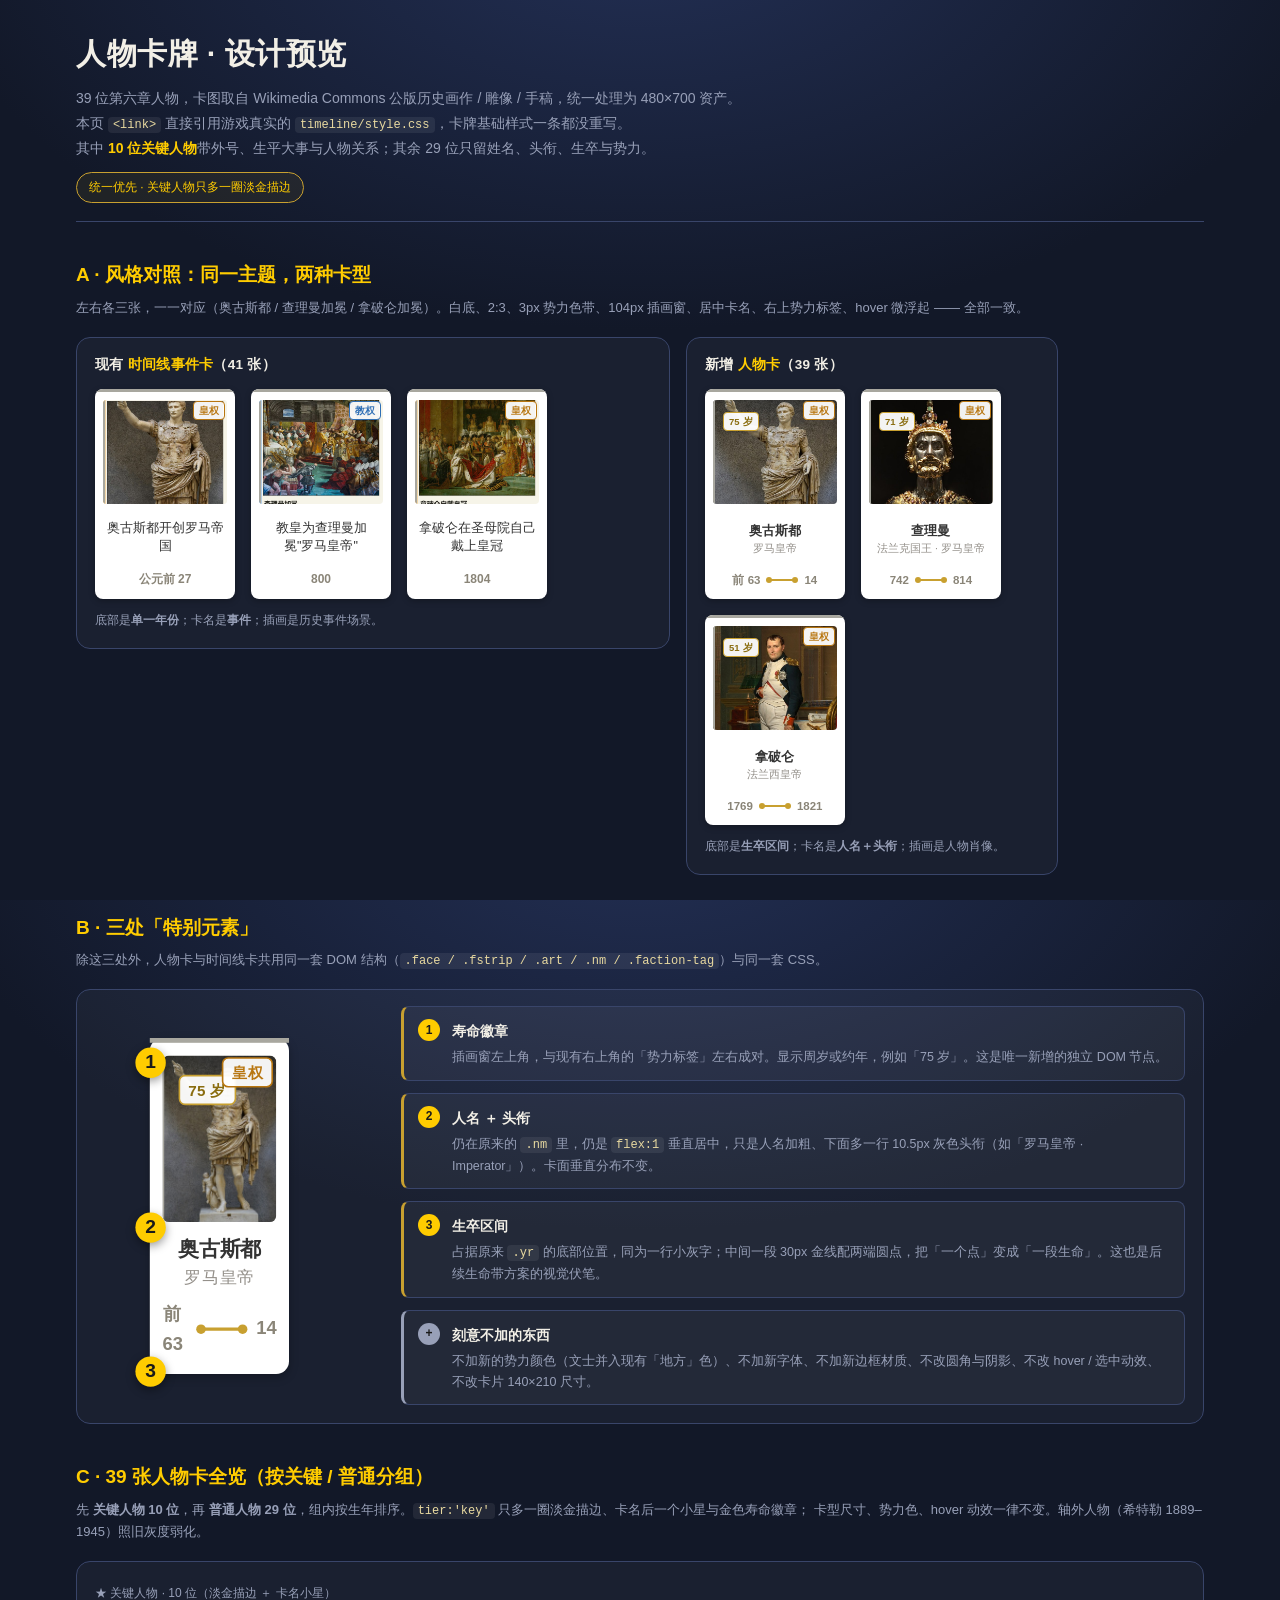
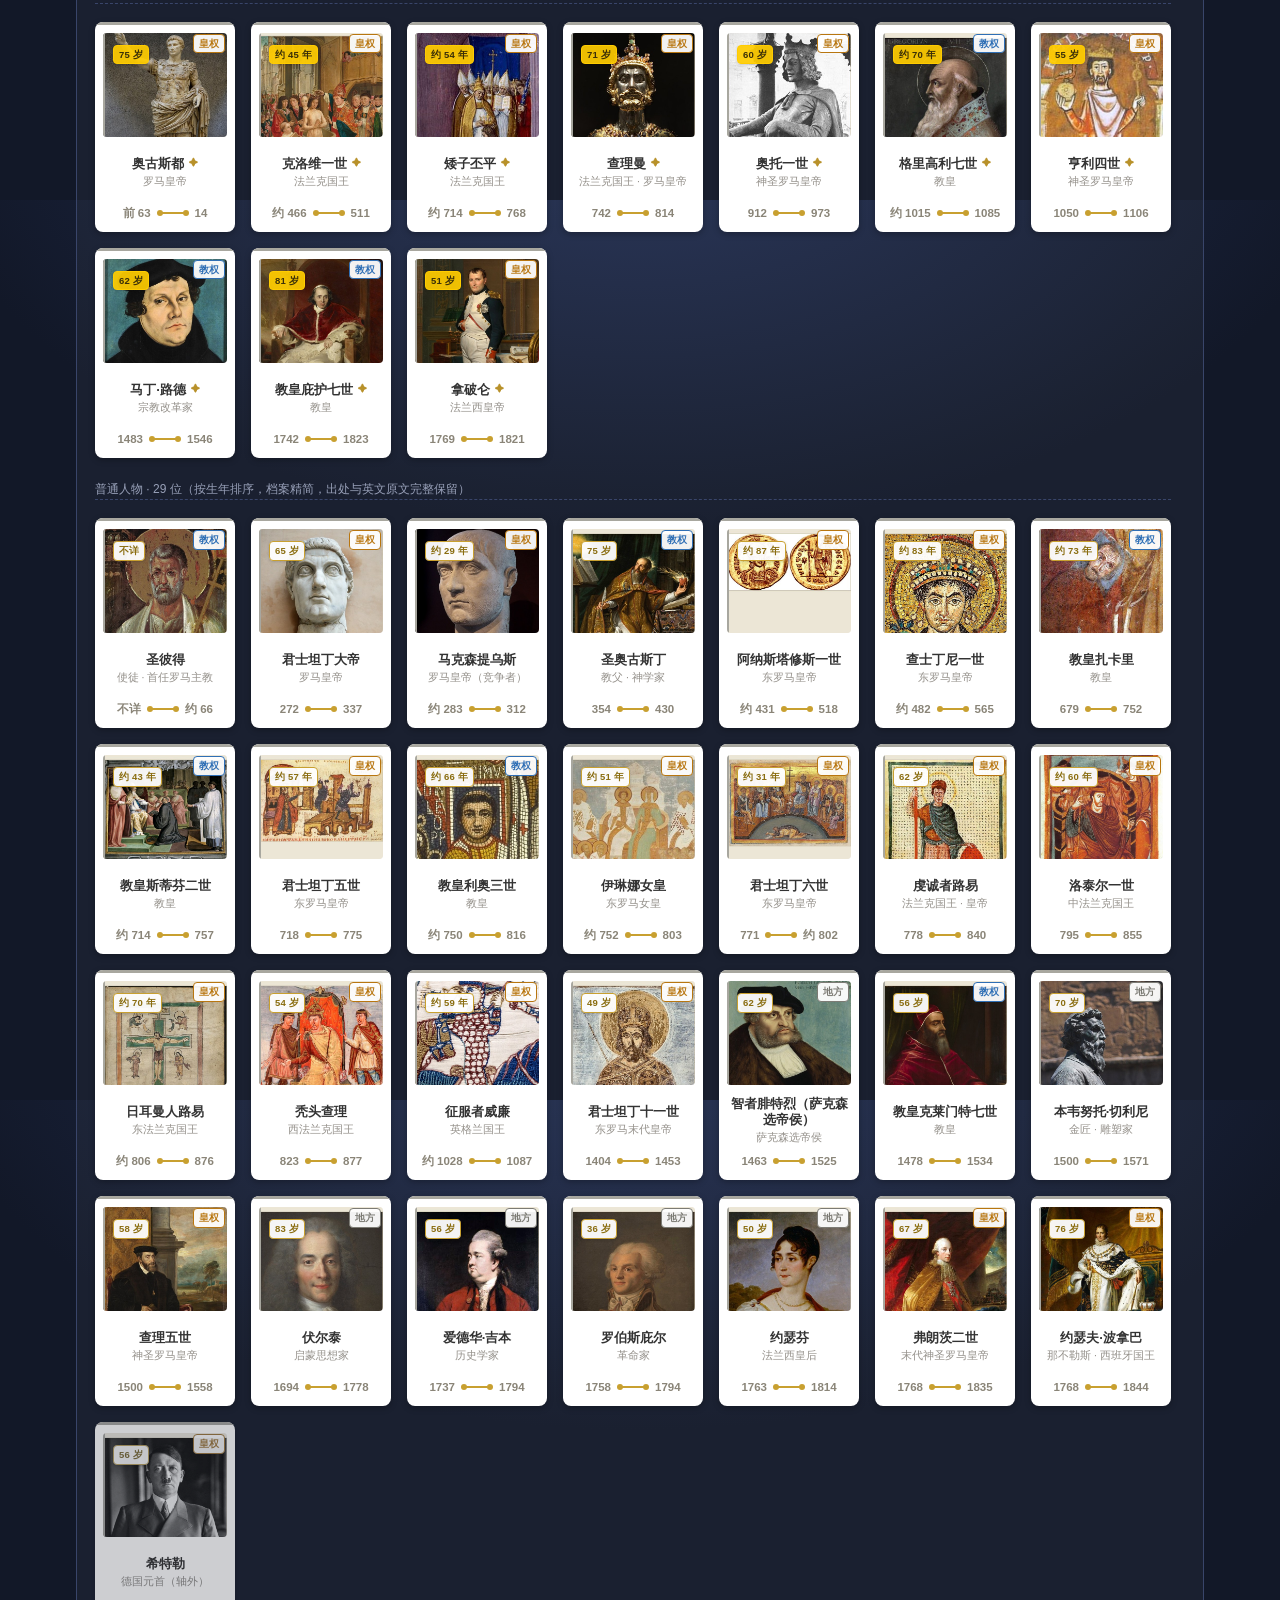
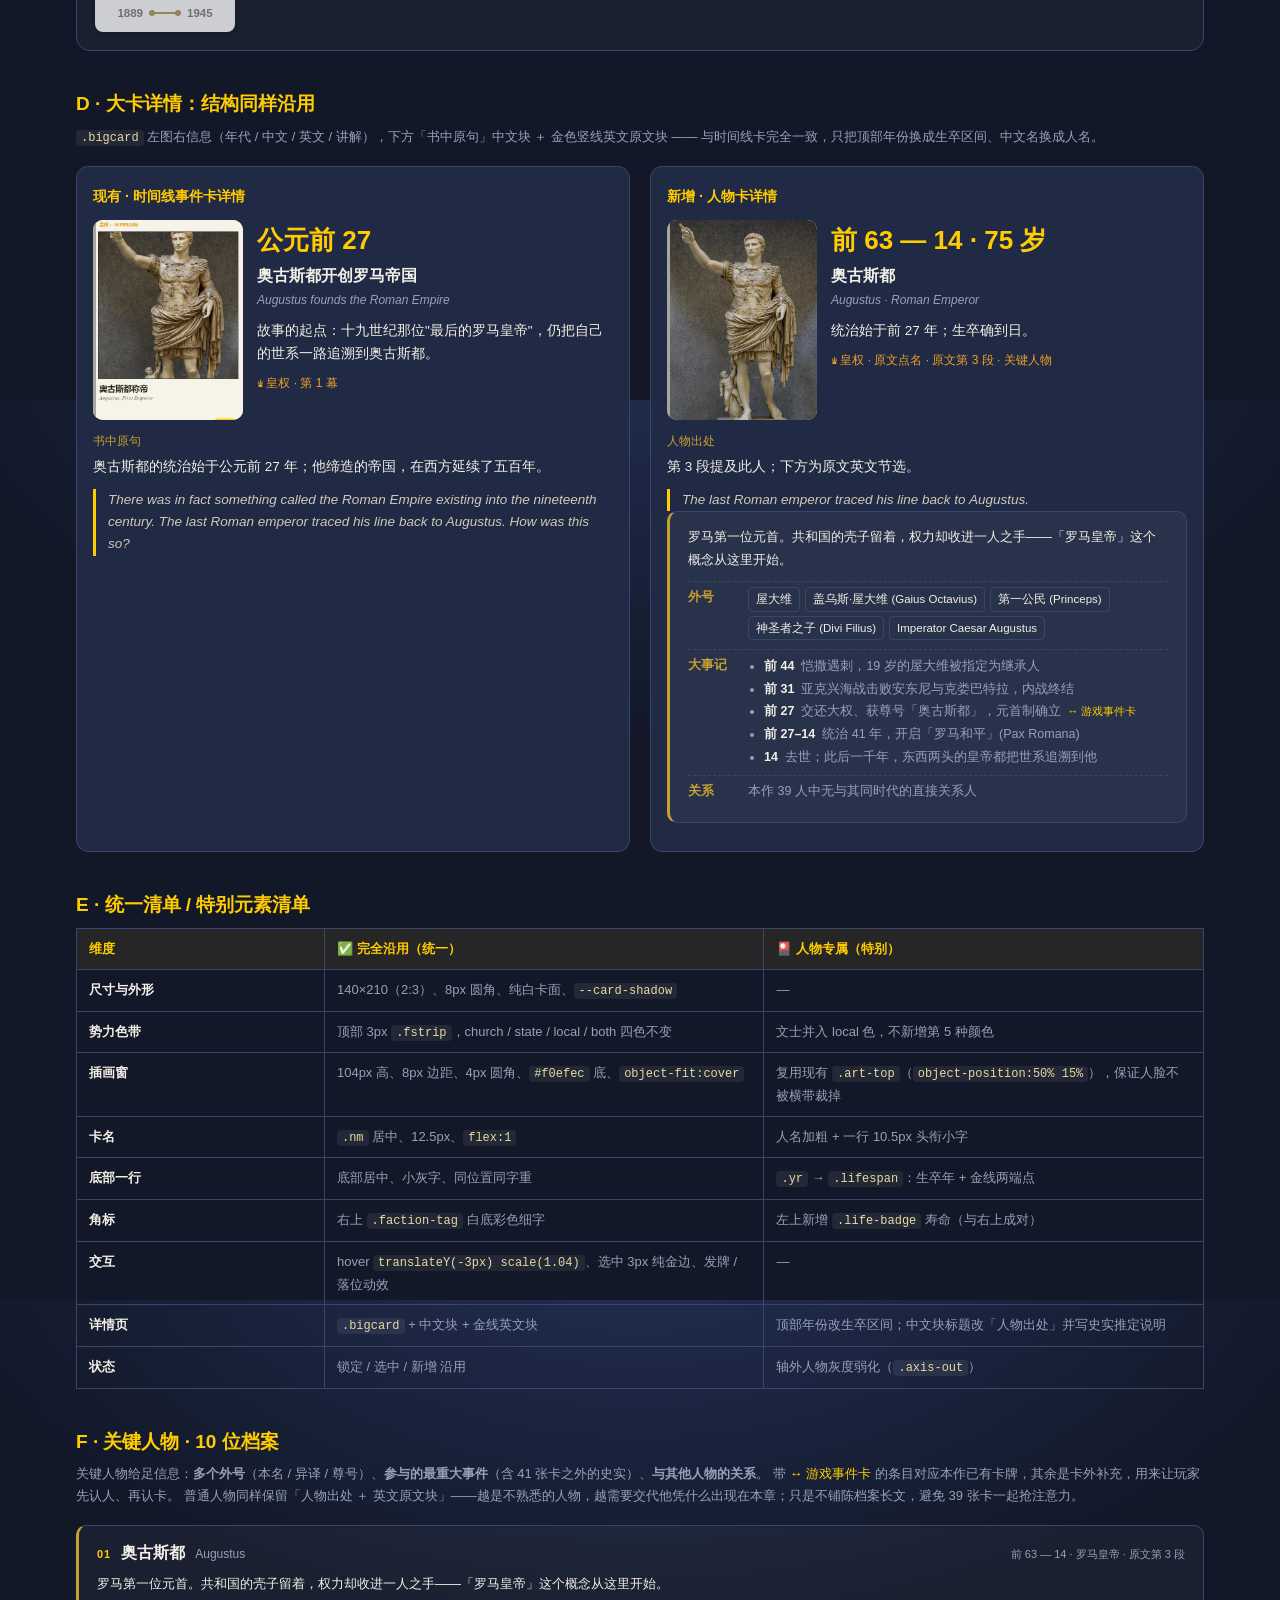
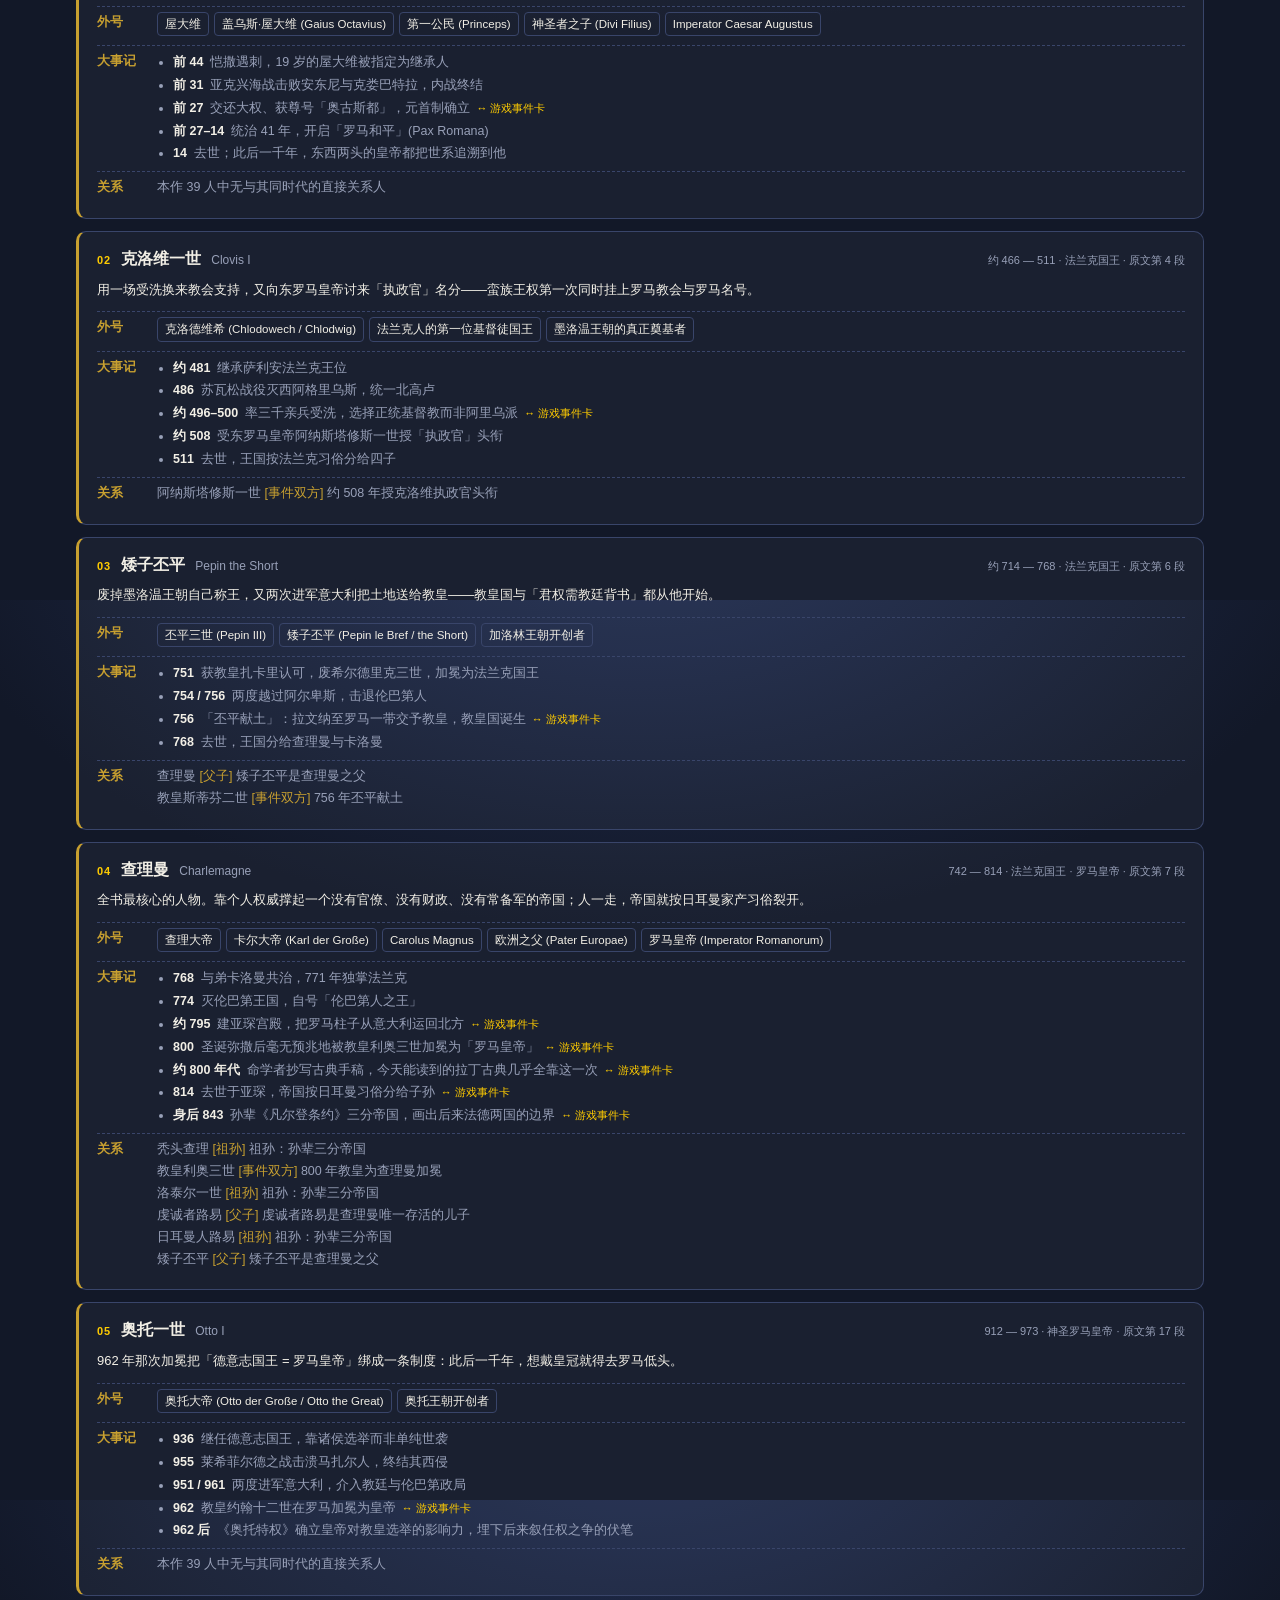
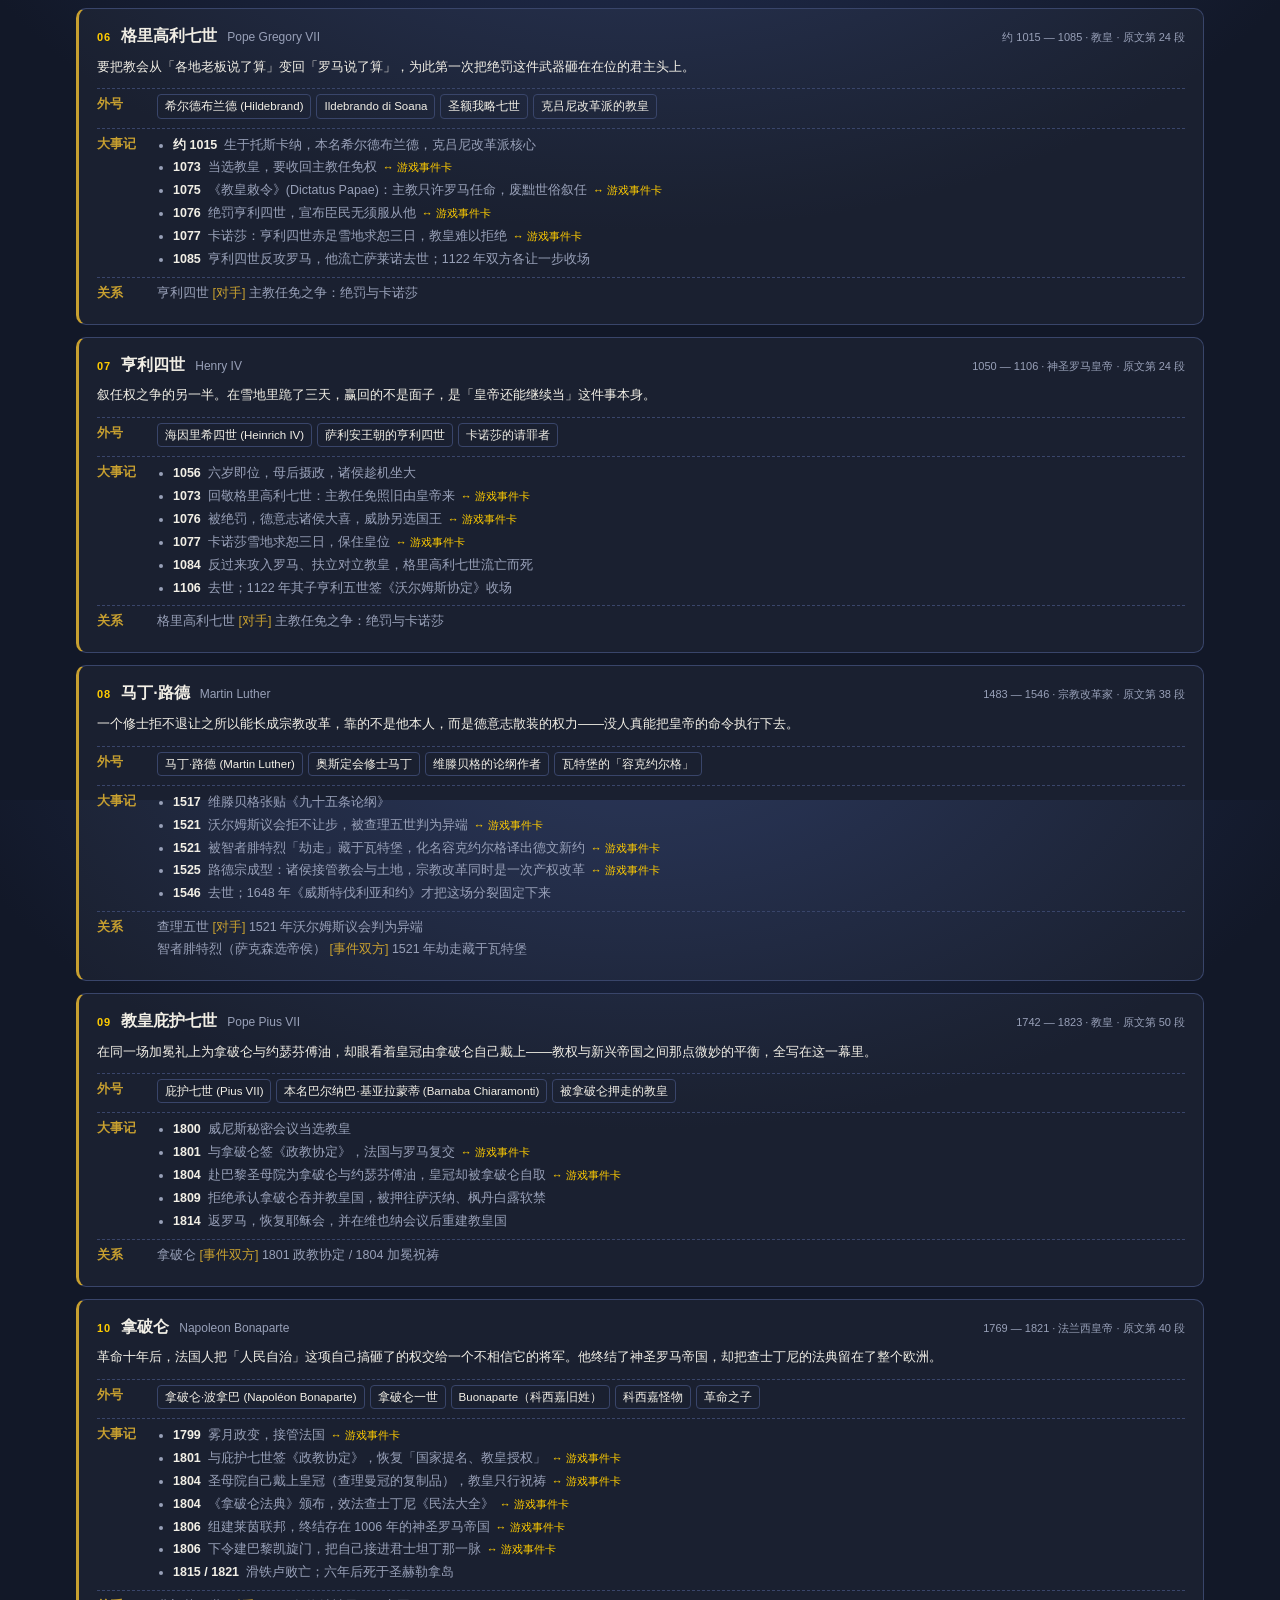
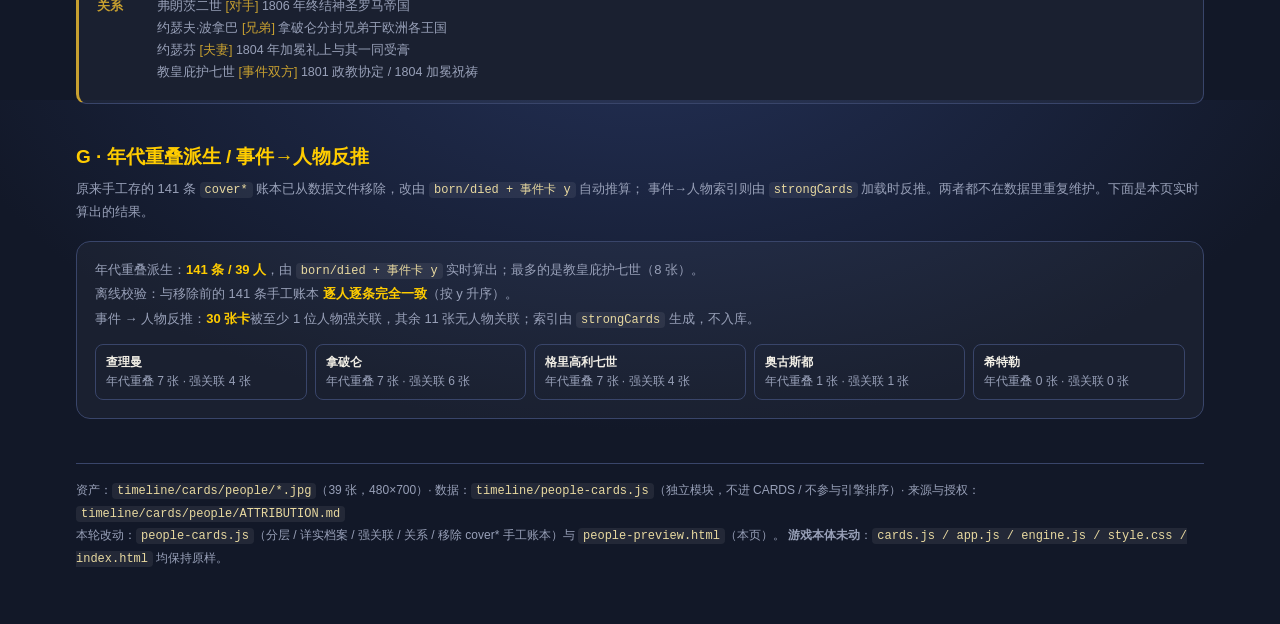
<file: timeline/people-preview.html>
<!DOCTYPE html>
<html lang="zh-CN">
<head>
<meta charset="utf-8">
<meta name="viewport" content="width=device-width,initial-scale=1">
<title>人物卡牌 · 设计预览</title>
<link rel="icon" href="data:,">
<!-- 直接复用游戏真实样式：卡牌的白底 / 2:3 / 势力色带 / 插画窗 / 卡名 / 年份 / 标签 / hover 全部来自这里 -->
<link rel="stylesheet" href="./style.css">
<style>
/* ============================================================
   本页只写「页面排版」与人物卡专属的 3 处特别元素。
   卡牌基础样式一律不重写 —— 全部继承 timeline/style.css。
   ============================================================ */
.stage{max-width:1180px;margin:0 auto;padding:30px 26px 70px}
.hd{border-bottom:1px solid var(--line);padding-bottom:18px;margin-bottom:6px}
.hd h1{font-size:30px;margin:0 0 8px;color:var(--ink);letter-spacing:.5px}
.hd p{margin:0;color:var(--muted);font-size:14px;line-height:1.75}
.hd .pill{display:inline-block;margin-top:12px;padding:5px 12px;border:1px solid var(--gold-dim);
  border-radius:20px;color:var(--gold);font-size:12px;background:rgba(255,204,0,.06)}
.sec{margin-top:38px}
.sec h2{font-size:19px;color:var(--gold);margin:0 0 6px;font-weight:700}
.sec .sub{font-size:13px;color:var(--muted);margin:0 0 18px;line-height:1.7}
.cardrow{display:flex;gap:16px;flex-wrap:wrap;align-items:flex-start}
.group{background:rgba(255,255,255,.035);border:1px solid var(--line);border-radius:14px;padding:16px 18px 18px}
.group h3{margin:0 0 14px;font-size:13.5px;color:var(--ink);font-weight:600;letter-spacing:.3px}
.group h3 em{font-style:normal;color:var(--gold);font-weight:700}
.cap{font-size:11.5px;color:var(--muted);margin-top:12px;line-height:1.6}

/* ---- 特别元素（仅 3 处，全部落在既有 DOM 位置上） ---- */
/* ① 卡名：人名 + 一行头衔小字，仍在 .nm 里，仍 flex:1 垂直居中 */
.person-card .nm{flex-direction:column;gap:3px;padding-top:4px;padding-bottom:2px}
.person-card .nm b{font-size:13px;font-weight:700;color:#333;line-height:1.25}
.person-card .nm .role{font-size:10.5px;font-weight:400;color:#94908a;line-height:1.2}
/* ② 插画窗左上角：寿命徽章（与现有右上角势力标签成对） */
.person-card .life-badge{position:absolute;top:12px;left:10px;z-index:2;
  font-size:9.5px;font-weight:700;letter-spacing:.2px;
  background:rgba(255,255,255,.95);border:1px solid var(--gold-dim);color:#8a6d10;
  border-radius:4px;padding:1px 5px;box-shadow:0 1px 3px rgba(0,0,0,.18)}
/* ③ 底部：生卒区间取代单一年份，仍是底部一行小灰字，中间加一段金线表达「区间」 */
.person-card .lifespan{display:flex;align-items:center;justify-content:center;gap:7px;
  padding:0 8px 10px;font-size:11.5px;font-weight:600;color:#8a8578;flex:0 0 auto}
.person-card .lifespan .line{position:relative;flex:0 0 30px;height:2px;
  background:var(--gold-dim);border-radius:2px}
.person-card .lifespan .line::before,.person-card .lifespan .line::after{
  content:'';position:absolute;top:-2px;width:6px;height:6px;border-radius:50%;background:var(--gold-dim)}
.person-card .lifespan .line::before{left:-1px}
.person-card .lifespan .line::after{right:-1px}
/* 轴外人物（希特勒）：灰度弱化，作为状态而非新样式体系 */
.person-card.axis-out{filter:grayscale(.45) opacity(.78)}

/* ---- 关键人物：只加一层极淡的区分，不动卡型 / 尺寸 / 势力色 / hover ---- */
.person-card.key .face{box-shadow:0 0 0 1px rgba(255,204,0,.5), var(--card-shadow)}
.person-card.key .nm b::after{content:'✦';margin-left:5px;color:#b8912a;font-size:9px;vertical-align:2px}
.person-card.key .life-badge{background:rgba(255,204,0,.92);border-color:var(--gold);color:#3a2f08}

/* ---- 关键人物档案 ---- */
.kf{background:rgba(255,255,255,.035);border:1px solid var(--line);border-left:3px solid var(--gold-dim);
  border-radius:10px;padding:14px 18px;margin-bottom:12px}
.kf-h{display:flex;align-items:baseline;gap:10px;flex-wrap:wrap;margin-bottom:7px}
.kf-h .idx{font-size:11px;font-weight:800;color:var(--gold);letter-spacing:1px}
.kf-h b{font-size:16px;color:var(--ink)}
.kf-h .en{font-size:12px;color:var(--muted)}
.kf-h .meta{font-size:11px;color:var(--muted);margin-left:auto}
.kf-bio{font-size:13px;color:var(--ink);line-height:1.75;margin:0 0 10px}
.kf-row{display:flex;gap:12px;font-size:12.5px;line-height:1.75;padding:5px 0;border-top:1px dashed var(--line)}
.kf-row .lab{flex:0 0 48px;color:var(--gold-dim);font-weight:600}
.kf-row .val{flex:1;color:var(--muted)}
.kf-row .val em{font-style:normal;color:var(--gold);font-size:11px;margin-left:6px}
.kf-row ul{margin:0;padding-left:16px}
.kf-row li{margin:1px 0}
.kf-row li i{font-style:normal;color:var(--ink);font-weight:600;margin-right:7px}
.kf-alias{display:inline-block;border:1px solid var(--line);border-radius:4px;
  padding:1px 7px;margin:0 5px 4px 0;font-size:11.5px;color:var(--ink)}
.derive-ok{color:var(--gold);font-weight:700}
.derive-grid{display:grid;grid-template-columns:repeat(auto-fill,minmax(210px,1fr));gap:8px;margin-top:12px}
.derive-cell{border:1px solid var(--line);border-radius:8px;padding:8px 10px;font-size:12px;line-height:1.6}
.derive-cell b{color:var(--ink)}.derive-cell span{color:var(--muted)}

/* ---- 页面排版 ---- */
.hero-area{display:flex;gap:56px;align-items:center;flex-wrap:wrap}
.hero-wrap{width:250px;height:350px;display:flex;align-items:center;justify-content:center;flex:0 0 auto}
.hero{transform:scale(1.6);flex:none;overflow:visible}
.mark{position:absolute;z-index:9;width:19px;height:19px;border-radius:50%;
  background:var(--gold);color:#1a1a1a;font-size:12px;font-weight:800;
  display:flex;align-items:center;justify-content:center;box-shadow:0 2px 6px rgba(0,0,0,.4)}
.m1{top:6px;left:-9px}.m2{top:52%;left:-9px}.m3{bottom:-8px;left:-9px}
.notes{flex:1;min-width:340px;display:flex;flex-direction:column;gap:12px}
.note{display:flex;gap:12px;background:rgba(255,255,255,.04);border:1px solid var(--line);
  border-left:3px solid var(--gold-dim);border-radius:8px;padding:12px 14px}
.note .n{flex:0 0 22px;height:22px;border-radius:50%;background:var(--gold);color:#1a1a1a;
  font-size:12px;font-weight:800;display:flex;align-items:center;justify-content:center}
.note b{color:var(--ink);font-size:13.5px}
.note p{margin:4px 0 0;font-size:12.5px;color:var(--muted);line-height:1.65}
.grid{display:grid;grid-template-columns:repeat(auto-fill,140px);gap:16px;justify-content:start}
.glabel{grid-column:1/-1;font-size:12px;color:var(--muted);padding:6px 0 0;border-bottom:1px dashed var(--line);margin-bottom:2px}
table{width:100%;border-collapse:collapse;font-size:13px;margin-top:8px}
th,td{border:1px solid var(--line);padding:9px 12px;text-align:left;vertical-align:top;line-height:1.65}
th{background:rgba(255,204,0,.08);color:var(--gold);font-weight:600}
td{color:var(--muted)}td b{color:var(--ink);font-weight:600}
code{background:rgba(255,255,255,.07);padding:1px 5px;border-radius:4px;color:#e8d9a0;font-size:12px}
.bigrow{display:flex;gap:20px;flex-wrap:wrap}
.bigbox{flex:1;min-width:420px;background:var(--panel);border:1px solid var(--line);border-radius:12px;padding:6px 16px 16px}
.bigbox h3{margin:12px 0 0;font-size:14px;color:var(--gold)}
.bigcard .art img{object-position:50% 15%}
.quote-h{font-size:12px;color:var(--gold-dim);margin:12px 0 5px}
.quote-zh{font-size:13.5px;line-height:1.7;color:var(--ink)}
.foot{margin-top:44px;padding-top:16px;border-top:1px solid var(--line);font-size:12px;color:var(--muted);line-height:1.8}
</style>
</head>
<body>
<div class="stage">

  <div class="hd">
    <h1>人物卡牌 · 设计预览</h1>
    <p>39 位第六章人物，卡图取自 Wikimedia Commons 公版历史画作 / 雕像 / 手稿，统一处理为 480×700 资产。<br>
       本页 <code>&lt;link&gt;</code> 直接引用游戏真实的 <code>timeline/style.css</code>，卡牌基础样式一条都没重写。<br>
       其中 <b style="color:var(--gold)">10 位关键人物</b>带外号、生平大事与人物关系；其余 29 位只留姓名、头衔、生卒与势力。</p>
    <span class="pill">统一优先 · 关键人物只多一圈淡金描边</span>
  </div>

  <!-- A 风格对照 -->
  <div class="sec">
    <h2>A · 风格对照：同一主题，两种卡型</h2>
    <p class="sub">左右各三张，一一对应（奥古斯都 / 查理曼加冕 / 拿破仑加冕）。白底、2:3、3px 势力色带、104px 插画窗、居中卡名、右上势力标签、hover 微浮起 —— 全部一致。</p>
    <div class="cardrow">
      <div class="group">
        <h3>现有 <em>时间线事件卡</em>（41 张）</h3>
        <div class="cardrow" id="row-event"></div>
        <div class="cap">底部是<b>单一年份</b>；卡名是<b>事件</b>；插画是历史事件场景。</div>
      </div>
      <div class="group">
        <h3>新增 <em>人物卡</em>（39 张）</h3>
        <div class="cardrow" id="row-person"></div>
        <div class="cap">底部是<b>生卒区间</b>；卡名是<b>人名＋头衔</b>；插画是人物肖像。</div>
      </div>
    </div>
  </div>

  <!-- B 特别元素 -->
  <div class="sec">
    <h2>B · 三处「特别元素」</h2>
    <p class="sub">除这三处外，人物卡与时间线卡共用同一套 DOM 结构（<code>.face / .fstrip / .art / .nm / .faction-tag</code>）与同一套 CSS。</p>
    <div class="group">
      <div class="hero-area">
        <div class="hero-wrap"><div id="hero"></div></div>
        <div class="notes">
          <div class="note"><div class="n">1</div><div><b>寿命徽章</b><p>插画窗左上角，与现有右上角的「势力标签」左右成对。显示周岁或约年，例如「75 岁」。这是唯一新增的独立 DOM 节点。</p></div></div>
          <div class="note"><div class="n">2</div><div><b>人名 ＋ 头衔</b><p>仍在原来的 <code>.nm</code> 里，仍是 <code>flex:1</code> 垂直居中，只是人名加粗、下面多一行 10.5px 灰色头衔（如「罗马皇帝 · Imperator」）。卡面垂直分布不变。</p></div></div>
          <div class="note"><div class="n">3</div><div><b>生卒区间</b><p>占据原来 <code>.yr</code> 的底部位置，同为一行小灰字；中间一段 30px 金线配两端圆点，把「一个点」变成「一段生命」。这也是后续生命带方案的视觉伏笔。</p></div></div>
          <div class="note" style="border-left-color:var(--muted)"><div class="n" style="background:var(--muted)">+</div><div><b>刻意不加的东西</b><p>不加新的势力颜色（文士并入现有「地方」色）、不加新字体、不加新边框材质、不改圆角与阴影、不改 hover / 选中动效、不改卡片 140×210 尺寸。</p></div></div>
        </div>
      </div>
    </div>
  </div>

  <!-- C 全览 -->
  <div class="sec">
    <h2>C · 39 张人物卡全览（按关键 / 普通分组）</h2>
    <p class="sub">先 <b>关键人物 10 位</b>，再 <b>普通人物 29 位</b>，组内按生年排序。<code>tier:'key'</code> 只多一圈淡金描边、卡名后一个小星与金色寿命徽章；
       卡型尺寸、势力色、hover 动效一律不变。轴外人物（希特勒 1889–1945）照旧灰度弱化。</p>
    <div class="group"><div class="grid" id="grid"></div></div>
  </div>

  <!-- D 详情对照 -->
  <div class="sec">
    <h2>D · 大卡详情：结构同样沿用</h2>
    <p class="sub"><code>.bigcard</code> 左图右信息（年代 / 中文 / 英文 / 讲解），下方「书中原句」中文块 ＋ 金色竖线英文原文块 —— 与时间线卡完全一致，只把顶部年份换成生卒区间、中文名换成人名。</p>
    <div class="bigrow">
      <div class="bigbox"><h3>现有 · 时间线事件卡详情</h3><div id="big-event"></div></div>
      <div class="bigbox"><h3>新增 · 人物卡详情</h3><div id="big-person"></div></div>
    </div>
  </div>

  <!-- E 清单 -->
  <div class="sec">
    <h2>E · 统一清单 / 特别元素清单</h2>
    <table>
      <tr><th style="width:22%">维度</th><th style="width:39%">✅ 完全沿用（统一）</th><th style="width:39%">🎴 人物专属（特别）</th></tr>
      <tr><td><b>尺寸与外形</b></td><td>140×210（2:3）、8px 圆角、纯白卡面、<code>--card-shadow</code></td><td>—</td></tr>
      <tr><td><b>势力色带</b></td><td>顶部 3px <code>.fstrip</code>，church / state / local / both 四色不变</td><td>文士并入 local 色，不新增第 5 种颜色</td></tr>
      <tr><td><b>插画窗</b></td><td>104px 高、8px 边距、4px 圆角、<code>#f0efec</code> 底、<code>object-fit:cover</code></td><td>复用现有 <code>.art-top</code>（<code>object-position:50% 15%</code>），保证人脸不被横带裁掉</td></tr>
      <tr><td><b>卡名</b></td><td><code>.nm</code> 居中、12.5px、<code>flex:1</code></td><td>人名加粗 + 一行 10.5px 头衔小字</td></tr>
      <tr><td><b>底部一行</b></td><td>底部居中、小灰字、同位置同字重</td><td><code>.yr</code> → <code>.lifespan</code>：生卒年 + 金线两端点</td></tr>
      <tr><td><b>角标</b></td><td>右上 <code>.faction-tag</code> 白底彩色细字</td><td>左上新增 <code>.life-badge</code> 寿命（与右上成对）</td></tr>
      <tr><td><b>交互</b></td><td>hover <code>translateY(-3px) scale(1.04)</code>、选中 3px 纯金边、发牌 / 落位动效</td><td>—</td></tr>
      <tr><td><b>详情页</b></td><td><code>.bigcard</code> + 中文块 + 金线英文块</td><td>顶部年份改生卒区间；中文块标题改「人物出处」并写史实推定说明</td></tr>
      <tr><td><b>状态</b></td><td>锁定 / 选中 / 新增 沿用</td><td>轴外人物灰度弱化（<code>.axis-out</code>）</td></tr>
    </table>
  </div>

  <!-- F 关键人物档案 -->
  <div class="sec">
    <h2>F · 关键人物 · 10 位档案</h2>
    <p class="sub">关键人物给足信息：<b>多个外号</b>（本名 / 异译 / 尊号）、<b>参与的最重大事件</b>（含 41 张卡之外的史实）、<b>与其他人物的关系</b>。
       带 <em style="font-style:normal;color:var(--gold)">↔ 游戏事件卡</em> 的条目对应本作已有卡牌，其余是卡外补充，用来让玩家先认人、再认卡。
       普通人物同样保留「人物出处 ＋ 英文原文块」——越是不熟悉的人物，越需要交代他凭什么出现在本章；只是不铺陈档案长文，避免 39 张卡一起抢注意力。</p>
    <div id="keyfiles"></div>
  </div>

  <!-- G 派生与反推 -->
  <div class="sec">
    <h2>G · 年代重叠派生 / 事件→人物反推</h2>
    <p class="sub">原来手工存的 141 条 <code>cover*</code> 账本已从数据文件移除，改由 <code>born/died + 事件卡 y</code> 自动推算；
       事件→人物索引则由 <code>strongCards</code> 加载时反推。两者都不在数据里重复维护。下面是本页实时算出的结果。</p>
    <div class="group" id="derive"></div>
  </div>

  <div class="foot">
    资产：<code>timeline/cards/people/*.jpg</code>（39 张，480×700）· 数据：<code>timeline/people-cards.js</code>（独立模块，不进 CARDS / 不参与引擎排序）· 来源与授权：<code>timeline/cards/people/ATTRIBUTION.md</code><br>
    本轮改动：<code>people-cards.js</code>（分层 / 详实档案 / 强关联 / 关系 / 移除 cover* 手工账本）与 <code>people-preview.html</code>（本页）。
    <b>游戏本体未动</b>：<code>cards.js / app.js / engine.js / style.css / index.html</code> 均保持原样。
  </div>
</div>

<script src="./cards.js"></script>
<script src="./people-cards.js"></script>
<script>
(function(){
  function esc(s){return String(s==null?'':s).replace(/[&<>"]/g,m=>({'&':'&amp;','<':'&lt;','>':'&gt;','"':'&quot;'}[m]));}
  function shortY(t){
    if(!t) return '?';
    var m=String(t).match(/^(约\s*)?(前\s*\d+|\d+)/);
    return m?(m[1]||'')+m[2]:String(t);
  }
  function byId(id){return PEOPLE.filter(function(x){return x.id===id;})[0];}
  function isKey(p){return p.tier==='key';}
  function byBorn(a,b){return (a.born==null?-9999:a.born)-(b.born==null?-9999:b.born);}

  /* ===== 年代重叠：born/died + 事件卡 y 自动推算（原 141 条手工账本已移除） ===== */
  var YCARDS=CARDS.filter(function(c){return !/^t-/.test(c.id);}).slice()
                  .sort(function(a,b){return a.y-b.y;});
  function lifetimeIds(p){
    var lo=p.born===null?-Infinity:p.born;
    return YCARDS.filter(function(c){return c.y>=lo&&c.y<=p.died;}).map(function(c){return c.id;});
  }
  /* ===== 事件 → 人物：由 strongCards 反推，不重复入库 ===== */
  function cardPersonIndex(){
    var m={};
    PEOPLE.forEach(function(p){(p.strongCards||[]).forEach(function(cid){
      (m[cid]=m[cid]||[]).push(p.zh);
    });});
    return m;
  }

  /* 事件卡：与 app.js 的 cardFace() 同构 */
  function faceEvent(c){
    return '<div class="face f-'+c.faction+'">'+
      '<div class="fstrip"></div>'+
      '<div class="art"><img src="'+c.img+'"'+(c.artPos?' class="art-'+c.artPos+'"':'')+' alt=""></div>'+
      '<div class="nm">'+esc(c.zh)+'</div>'+
      '<div class="yr">'+esc(c.dy)+'</div>'+
      '<span class="faction-tag '+c.faction+'">'+FACTIONS[c.faction].name+'</span>'+
    '</div>';
  }
  /* 人物卡：同一套 DOM，只换 3 处内容 */
  function facePerson(p, marks){
    return '<div class="face f-'+p.faction+'">'+
      '<div class="fstrip"></div>'+
      '<div class="art"><img src="'+p.img+'" class="art-'+p.artPos+'" alt="">'+
        '<span class="life-badge">'+esc(p.life)+'</span></div>'+
      '<div class="nm"><b>'+esc(p.zh)+'</b><span class="role">'+esc(p.role)+'</span></div>'+
      '<div class="lifespan"><span>'+esc(shortY(p.bornTxt))+'</span><i class="line"></i><span>'+esc(shortY(p.diedTxt))+'</span></div>'+
      '<span class="faction-tag '+p.faction+'">'+FACTIONS[p.faction].name+'</span>'+
      (marks?'<span class="mark m1">1</span><span class="mark m2">2</span><span class="mark m3">3</span>':'')+
    '</div>';
  }
  function card(html,cls){ return '<div class="tl-card '+cls+'">'+html+'</div>'; }
  function personCls(p){ return 'person-card'+(isKey(p)?' key':'')+(p.axis==='out'?' axis-out':''); }

  /* 关键人物档案：外号 / 生平大事 / 人物关系 */
  var TYPE_ZH={'father-son':'父子','mother-son':'母子','brother':'兄弟','spouse':'夫妻',
               'grandfather-grandson':'祖孙','rival':'对手','counterpart':'事件双方'};
  function keyFile(p,idx){
    var al=(p.aliases||[]).map(function(a){return '<span class="kf-alias">'+esc(a)+'</span>';}).join('');
    var hl=(p.highlights||[]).map(function(h){
      return '<li><i>'+esc(h.y)+'</i>'+esc(h.t)+(h.card?'<em>↔ 游戏事件卡</em>':'')+'</li>';
    }).join('');
    var rl=(p.relations||[]).map(function(r){
      var o=byId(r.to);
      return esc(o?o.zh:r.to)+' <span style="color:var(--gold-dim)">['+esc(TYPE_ZH[r.type]||r.type)+']</span> '+esc(r.note);
    }).join('<br>')||'<span style="color:var(--muted)">本作 39 人中无与其同时代的直接关系人</span>';
    var head=idx
      ? '<div class="kf-h"><span class="idx">'+esc(idx)+'</span><b>'+esc(p.zh)+'</b>'+
        '<span class="en">'+esc(p.en)+'</span><span class="meta">'+esc(shortY(p.bornTxt))+' — '+
        esc(shortY(p.diedTxt))+' · '+esc(p.role)+' · 原文第 '+p.para+' 段</span></div>'
      : '';
    return '<div class="kf">'+head+
      '<div class="kf-bio">'+esc(p.bio)+'</div>'+
      '<div class="kf-row"><span class="lab">外号</span><div class="val">'+al+'</div></div>'+
      '<div class="kf-row"><span class="lab">大事记</span><div class="val"><ul>'+hl+'</ul></div></div>'+
      '<div class="kf-row"><span class="lab">关系</span><div class="val">'+rl+'</div></div>'+
      '</div>';
  }

  function big(c,isPerson){
    var f=FACTIONS[c.faction];
    var head=isPerson
      ? '<div class="yr">'+esc(shortY(c.bornTxt))+' — '+esc(shortY(c.diedTxt))+' · '+esc(c.life)+'</div>'
      : '<div class="yr">'+esc(c.dy)+'</div>';
    var en=isPerson?esc(c.en)+' · '+esc(c.roleEn):esc(c.en);
    var line=isPerson
      ? '<div style="margin-top:8px;font-size:12px;color:'+f.color+'">'+f.icon+' '+f.name+' · '+(c.cls==='A'?'原文点名':'史实推定')+' · 原文第 '+c.para+' 段'+(isKey(c)?' · 关键人物':'')+'</div>'
      : '<div style="margin-top:8px;font-size:12px;color:'+f.color+'">'+f.icon+' '+f.name+' · 第 '+c.act+' 幕</div>';
    var ex=esc(c.explain||'');
    var qz=isPerson
      ? ('第 '+c.para+' 段提及此人'+(c.cls==='B'?'（原文用泛称指代，按史实推定）':'')+'；下方为原文英文节选。')
      : (c.quote?esc(c.quote.zh):'');
    var qh=isPerson?'人物出处':'书中原句';
    var se=isPerson?esc(c.src.en):(c.src?esc(c.src.en):'');
    /* 人物一律给出处：英文原文块是「这人凭什么出现在这一章」的依据，普通人物尤其需要；
       关键人物再额外挂档案，普通人物只省掉档案长文，不省出处。 */
    var quoteBlock=
      '<div class="quote-h">'+qh+'</div>'+
      '<div class="quote-zh">'+qz+'</div>'+
      '<div class="quotebox en-only"><span class="en">'+se+'</span></div>';
    return '<div class="bigcard">'+
        '<div class="art"><img src="'+c.img+'"'+(c.artPos?' class="art-'+c.artPos+'"':'')+' alt=""></div>'+
        '<div class="info">'+head+
          '<div class="zh">'+esc(c.zh)+'</div>'+
          '<div class="en">'+en+'</div>'+
          '<div class="ex">'+ex+'</div>'+line+
        '</div>'+
      '</div>'+ quoteBlock + (isPerson&&isKey(c)?keyFile(c,''):'');
  }

  /* A：一一对应的三张（对照区不加关键人物描边，避免干扰「同款卡型」的结论） */
  var pairs=[['augustus','augustus'],['charlemagne-800','charlemagne'],['napoleon-self-crown','napoleon']];
  var re='',rp='';
  pairs.forEach(function(pr){
    var c=CARDS.filter(function(x){return x.id===pr[0];})[0];
    var p=byId(pr[1]);
    if(c) re+=card(faceEvent(c),'');
    if(p) rp+=card(facePerson(p),'person-card'+(p.axis==='out'?' axis-out':''));
  });
  document.getElementById('row-event').innerHTML=re;
  document.getElementById('row-person').innerHTML=rp;

  /* B：放大标注卡 */
  var aug=byId('augustus');
  document.getElementById('hero').innerHTML=card(facePerson(aug,true),'person-card hero');

  /* C：全览（关键 / 普通分组，组内按生年排序） */
  var sorted=PEOPLE.slice().sort(byBorn);
  var keys=sorted.filter(isKey), norms=sorted.filter(function(p){return !isKey(p);});
  var g='<div class="glabel">★ 关键人物 · '+keys.length+' 位（淡金描边 ＋ 卡名小星）</div>';
  keys.forEach(function(p){ g+=card(facePerson(p),personCls(p)); });
  g+='<div class="glabel">普通人物 · '+norms.length+' 位（按生年排序，档案精简，出处与英文原文完整保留）</div>';
  norms.forEach(function(p){ g+=card(facePerson(p),personCls(p)); });
  document.getElementById('grid').innerHTML=g;

  /* D：详情对照 */
  var ce=CARDS.filter(function(x){return x.id==='augustus';})[0];
  document.getElementById('big-event').innerHTML=big(ce,false);
  document.getElementById('big-person').innerHTML=big(aug,true);

  /* F：关键人物档案 */
  var kf='';
  keys.forEach(function(p,i){ kf+=keyFile(p,('0'+(i+1)).slice(-2)); });
  document.getElementById('keyfiles').innerHTML=kf;

  /* G：派生 / 反推结果 */
  var totalLife=0,maxLife=0,maxWho='';
  PEOPLE.forEach(function(p){
    var n=lifetimeIds(p).length; totalLife+=n;
    if(n>maxLife){maxLife=n;maxWho=p.zh;}
  });
  var cpi=cardPersonIndex();
  var covered=Object.keys(cpi).length;
  var cells='';
  ['charlemagne','napoleon','gregory7','augustus','hitler'].forEach(function(id){
    var p=byId(id);
    cells+='<div class="derive-cell"><b>'+esc(p.zh)+'</b><br><span>年代重叠 '+lifetimeIds(p).length+
           ' 张 · 强关联 '+p.strongCards.length+' 张</span></div>';
  });
  document.getElementById('derive').innerHTML=
    '<div style="font-size:13px;line-height:1.9;color:var(--muted)">'+
      '年代重叠派生：<span class="derive-ok">'+totalLife+' 条 / '+PEOPLE.length+' 人</span>，'+
      '由 <code>born/died + 事件卡 y</code> 实时算出；最多的是'+esc(maxWho)+'（'+maxLife+' 张）。<br>'+
      '离线校验：与移除前的 141 条手工账本 <span class="derive-ok">逐人逐条完全一致</span>（按 y 升序）。<br>'+
      '事件 → 人物反推：<span class="derive-ok">'+covered+' 张卡</span>被至少 1 位人物强关联，'+
      '其余 '+(YCARDS.length-covered)+' 张无人物关联；索引由 <code>strongCards</code> 生成，不入库。'+
    '</div><div class="derive-grid">'+cells+'</div>';
})();

</script>
</body>
</html>
</file>
<file: style.css>
/* ============================================================
   《皇帝与教皇 · 权力的双人舞》样式
   深蓝底 + 金色强调；三股势力：教权蓝 / 皇权琥珀 / 地方灰
   移动优先，最大宽度 520px 居中，桌面两侧留白渐变。
   ============================================================ */

:root {
  --bg: #12182b;
  --bg2: #1a2238;
  --panel: #202a45;
  --panel2: #273353;
  --line: #37456b;
  --text: #eef1f8;
  --text-dim: #9aa5c0;
  --gold: #ffcc00;
  --church: #378ADD;
  --state: #EF9F27;
  --local: #a8a79f;
  --good: #6fd08c;
  --radius: 16px;
}

* { box-sizing: border-box; -webkit-tap-highlight-color: transparent; }

html, body {
  margin: 0; padding: 0;
  background: var(--bg);
  color: var(--text);
  font-family: -apple-system, BlinkMacSystemFont, "Segoe UI", "PingFang SC",
    "Hiragino Sans GB", "Microsoft YaHei", sans-serif;
  font-size: 16px; line-height: 1.75;
  min-height: 100vh;
  overscroll-behavior-y: none;
  /* 拖拽行放大时左右会略微溢出容器，禁掉横向滚动 */
  overflow-x: hidden;
  overflow-x: clip;
}

body {
  background:
    radial-gradient(1200px 500px at 50% -10%, #243055 0%, transparent 60%),
    var(--bg);
}

#app { max-width: 520px; margin: 0 auto; min-height: 100vh; position: relative; }

/* ---------- 顶栏 ---------- */
#topbar {
  position: sticky; top: 0; z-index: 50;
  display: flex; align-items: center; justify-content: space-between;
  padding: calc(env(safe-area-inset-top, 0px) + 8px) 12px 8px;
  background: rgba(18, 24, 43, .92);
  backdrop-filter: blur(8px);
  border-bottom: 1px solid var(--line);
}
#topbar.hidden { display: none; }
.tb-btn {
  background: var(--panel); color: var(--text);
  border: 1px solid var(--line); border-radius: 10px;
  width: 40px; height: 38px; font-size: 18px; line-height: 1;
  cursor: pointer; flex: 0 0 auto;
}
#tb-title {
  font-size: 15px; color: var(--gold); letter-spacing: 1px;
  text-align: center; flex: 1; padding: 0 8px;
  white-space: nowrap; overflow: hidden; text-overflow: ellipsis;
}

/* ---------- 屏幕切换 ---------- */
#stage { padding: 14px 16px calc(env(safe-area-inset-bottom, 0px) + 28px); }
.screen { display: none; animation: fadein .35s ease both; }
.screen.active { display: block; }
@keyframes fadein { from { opacity: 0; transform: translateY(10px); } to { opacity: 1; transform: none; } }

/* ---------- 通用 ---------- */
.btn {
  display: block; width: 100%;
  background: var(--gold); color: #1c1a05;
  border: none; border-radius: 12px;
  padding: 14px 16px; font-size: 17px; font-weight: 700;
  cursor: pointer; margin-top: 10px;
  transition: transform .12s ease, filter .12s ease;
}
.btn:active { transform: scale(.98); filter: brightness(.92); }
.btn.ghost {
  background: transparent; color: var(--text);
  border: 1px solid var(--line);
}
.btn.small { padding: 10px 14px; font-size: 15px; }
.btn.danger { color: #ef8d8d; border-color: rgba(239, 141, 141, .3); }

/* ---------- 首页「进入剧场」：隐藏线解锁时的强调动效 ---------- */
.btn.hidden-open {
  position: relative; overflow: hidden;
  background: linear-gradient(100deg, var(--gold), #ffe884 48%, var(--gold));
  animation: startPulse 1.9s ease-in-out infinite;
}
.btn.hidden-open::after {
  content: ''; position: absolute; top: 0; bottom: 0; left: -60%; width: 42%;
  background: linear-gradient(100deg, transparent, rgba(255, 255, 255, .6), transparent);
  animation: startShine 2.6s ease-in-out infinite; pointer-events: none;
}
@keyframes startPulse {
  0%, 100% { box-shadow: 0 0 0 0 rgba(255, 204, 0, .5), 0 0 10px rgba(255, 204, 0, .15); }
  50%      { box-shadow: 0 0 0 9px rgba(255, 204, 0, 0), 0 0 22px rgba(255, 204, 0, .4); }
}
@keyframes startShine { 0% { left: -60%; } 55%, 100% { left: 135%; } }
.btn-badge {
  display: inline-block; vertical-align: middle; margin-left: 8px;
  padding: 3px 9px; border-radius: 99px;
  font-size: 12px; font-weight: 700; letter-spacing: .5px;
  background: #1c1a05; color: var(--gold);
  animation: badgeBlink 1.6s ease-in-out infinite;
}
@keyframes badgeBlink { 0%, 100% { opacity: 1; } 50% { opacity: .5; } }
.start-tip {
  margin-top: 8px; text-align: center; font-size: 12.5px; line-height: 1.5;
  color: var(--gold); animation: tipBreathe 1.9s ease-in-out infinite;
}
@keyframes tipBreathe { 0%, 100% { opacity: .55; } 50% { opacity: 1; } }
@media (prefers-reduced-motion: reduce) {
  .btn.hidden-open, .btn.hidden-open::after, .btn-badge, .start-tip { animation: none; }
  .btn.hidden-open { box-shadow: 0 0 14px rgba(255, 204, 0, .35); }
  .lever, .lever.pending { transition: none; }
  .lever.pending { opacity: 1; transform: none; }
  .tut-tip { animation: none; }
}

/* ---------- 首页：通关奖章 / 隐藏线提示 / 清空 ---------- */
.clear-medal {
  display: flex; align-items: center; gap: 12px; width: 100%; text-align: left;
  margin-top: 14px; padding: 12px 14px; cursor: pointer;
  background: linear-gradient(100deg, rgba(255,204,0,.14), rgba(255,204,0,.04));
  border: 1px solid rgba(255, 204, 0, .38);
  border-radius: var(--radius); color: var(--text);
}
.clear-medal:active { transform: scale(.985); }
.clear-medal .cm-txt { flex: 1; }
.clear-medal .cm-txt b { display: block; font-size: 15px; color: var(--gold); }
.clear-medal .cm-txt span { font-size: 12.5px; color: var(--text-dim); }
.clear-medal .cm-go { font-size: 13px; color: var(--gold); }
.medal-svg { display: block; flex: 0 0 auto; }
/* 奖章图标自带一块点击区（隐藏清单的三击入口），不参与卡片跳转 */
.medal-hit { display: inline-flex; flex: 0 0 auto; }

/* 拿到最终奖章后才出现的姊妹作入口：低调的正式入口 */
.tl-beta {
  display: flex; align-items: center; gap: 10px; width: 100%;
  margin-top: 10px; padding: 10px 12px;
  border: 1px dashed var(--line); border-radius: var(--radius);
  background: rgba(255,255,255,.02); color: var(--text-dim);
  text-decoration: none; transition: .18s;
}
.tl-beta:hover, .tl-beta:focus-visible { border-color: var(--gold-dim); color: var(--text); }
.tl-beta-tag {
  flex: 0 0 auto; font-size: 11px; padding: 2px 7px; border-radius: 99px;
  border: 1px solid var(--line); letter-spacing: .5px;
}
.tl-beta-txt { flex: 1; min-width: 0; }
.tl-beta-txt b { display: block; font-size: 13.5px; font-weight: 600; color: var(--text); }
.tl-beta-txt small { display: block; font-size: 11.5px; color: var(--text-dim); margin-top: 2px; }
.tl-beta-go { font-size: 18px; }

/* ---------- 恭喜通关页 ---------- */
.clear-hero { text-align: center; padding: 10px 0 4px; }
.medal-wrap { display: inline-block; filter: drop-shadow(0 8px 18px rgba(255, 204, 0, .3)); }
.medal-wrap.pop { animation: medalPop .9s cubic-bezier(.2, 1.4, .4, 1); }
@keyframes medalPop {
  0% { transform: scale(.3) rotate(-18deg); opacity: 0; }
  60% { transform: scale(1.15) rotate(4deg); opacity: 1; }
  100% { transform: scale(1) rotate(0); opacity: 1; }
}
.clear-title {
  font-size: 28px; font-weight: 800; letter-spacing: 4px; margin-top: 10px;
  color: var(--gold); text-shadow: 0 3px 14px rgba(255, 204, 0, .25);
}
.clear-sub { font-size: 13.5px; color: var(--text-dim); margin-top: 8px; line-height: 1.7; }
.clear-card { margin-top: 16px; }
.clear-lines { display: flex; flex-direction: column; gap: 8px; }
.cl-row {
  display: flex; align-items: center; gap: 10px;
  background: var(--panel2); border-radius: 11px; padding: 9px 12px;
}
.cl-ic { font-size: 20px; flex: 0 0 26px; text-align: center; }
.cl-mid { flex: 1; }
.cl-mid b { display: block; font-size: 15px; }
.cl-mid span { font-size: 12px; }
.cl-best { font-size: 16px; font-weight: 700; color: var(--gold); }
.cl-best em { font-style: normal; font-size: 11px; font-weight: 400; color: var(--text-dim); margin-left: 3px; }
.clear-total {
  margin-top: 14px; text-align: center; padding: 12px;
  background: var(--panel2); border-radius: 12px;
}
.clear-total b { display: block; font-size: 26px; color: var(--gold); }
.clear-total span { font-size: 12.5px; color: var(--text-dim); }
.hidden-tag { background: rgba(111, 208, 140, .16); color: var(--good); }
.line-btn.fresh { border-color: rgba(111, 208, 140, .45); }

.card {
  background: var(--panel); border: 1px solid var(--line);
  border-radius: var(--radius); padding: 16px; margin-top: 12px;
}
.dim { color: var(--text-dim); font-size: 14px; }
.gold { color: var(--gold); }
.en { font-style: italic; color: var(--text-dim); font-size: 14px; display: block; margin-top: 6px; }

/* ---------- 封面 ---------- */
.cover { text-align: center; padding-top: 6vh; }
.cover .scales { font-size: 72px; line-height: 1; margin: 8px 0 4px;
  filter: drop-shadow(0 6px 18px rgba(255, 204, 0, .25)); }
.cover h1 { font-size: 30px; margin: 10px 0 2px; letter-spacing: 2px; }
.cover h2 { font-size: 15px; font-weight: 400; color: var(--text-dim); margin: 0 0 4px; }
.cover .sub-en { font-size: 13px; color: #6f7a97; letter-spacing: .5px; }
.cover .source { margin-top: 22px; font-size: 13px; color: var(--text-dim); line-height: 1.9; }
.cover-tips {
  margin-top: 26px; text-align: left;
  font-size: 14px; color: var(--text-dim);
}
.cover-tips b { color: var(--text); }
.cover-tips b.hl { color: var(--gold); }

/* ---------- 选线 ---------- */
.line-btn {
  position: relative;
  display: flex; align-items: center; gap: 14px;
  width: 100%; text-align: left;
  background: var(--panel); border: 1px solid var(--line);
  border-radius: var(--radius); padding: 16px; margin-top: 12px;
  color: var(--text); cursor: pointer;
  transition: border-color .15s ease, transform .12s ease;
}
.line-btn:active { transform: scale(.985); }
.line-btn .ic {
  flex: 0 0 52px; height: 52px; border-radius: 13px;
  display: flex; align-items: center; justify-content: center;
  font-size: 26px; background: var(--panel2);
}
.line-btn h3 { margin: 0; font-size: 18px; }
.line-btn .meta { font-size: 12.5px; color: var(--gold); margin-top: 2px; }
.line-btn p { margin: 6px 0 0; font-size: 14px; color: var(--text-dim); }
.line-btn.locked { opacity: .5; }
.line-btn .tag {
  display: inline-block; font-size: 11px; padding: 1px 8px; border-radius: 99px;
  background: rgba(255, 204, 0, .15); color: var(--gold);
  margin-left: 6px; vertical-align: 2px;
}
.checkmark { font-size: 13px; color: var(--good); margin-left: 6px; }

/* ---------- 隐藏入口：NORMAL（几乎融进底色，只有凑近才看得出） ---------- */
.normal-badge {
  position: absolute; top: 9px; right: 12px;
  font-size: 10px; font-weight: 800; letter-spacing: 2.2px;
  color: rgba(226, 234, 255, .13);
  padding: 3px 6px; border-radius: 6px;
  cursor: pointer; user-select: none; -webkit-user-select: none;
  transition: color .3s ease, background .3s ease;
}
.normal-badge:hover, .normal-badge:active {
  color: rgba(232, 240, 255, .55);
  background: rgba(255, 255, 255, .04);
}
.line-btn.has-normal { padding-top: 18px; }

/* ---------- 场景卡 ---------- */
.scene-head { display: flex; justify-content: space-between; align-items: baseline;
  font-size: 13px; color: var(--text-dim); margin-bottom: 4px; }
.scene-title { font-size: 24px; margin: 0 0 2px; letter-spacing: 1px; }
.scene-where { font-size: 13px; color: var(--gold); }

.scene-img {
  width: 100%; border-radius: 14px; margin: 12px 0 4px;
  aspect-ratio: 16/9; object-fit: cover; border: 1px solid var(--line);
}
.scene-img-cap { font-size: 12px; color: var(--text-dim); margin-bottom: 6px; }
/* 卡诺莎：全章戏剧冲突最盛的一幕，图放大一档 + 一圈极淡的金边（不闪烁、不加装饰） */
.scene-img.hero {
  aspect-ratio: 16/10;
  border-color: rgba(245, 197, 66, .34);
  box-shadow: 0 8px 28px rgba(0, 0, 0, .36);
}
.scene-img-cap.hero {
  font-size: 12.5px; line-height: 1.6; color: var(--text-dim);
  border-left: 2px solid rgba(245, 197, 66, .5);
  padding-left: 9px; margin: 9px 0 6px;
}
/* 素材署名：CC BY 图片必须署名，压成一行极小的字，不干扰阅读 */
.scene-img-credit { font-size: 10.5px; color: #6f7a97; line-height: 1.5; margin: 0 0 8px; }
.scene-img-credit a { color: inherit; text-decoration: underline; text-underline-offset: 2px; opacity: .9; }
.scene-img-credit a:hover { color: var(--gold); opacity: 1; }
.scene-img-cap.hero + .scene-img-credit { padding-left: 11px; margin-top: -2px; }

.scene-deco {
  height: 130px; border-radius: 14px; margin: 12px 0 4px;
  display: flex; align-items: center; justify-content: center;
  font-size: 56px;
  background: linear-gradient(160deg, var(--panel2), var(--bg2));
  border: 1px solid var(--line);
}

.setup p { margin: 8px 0; font-size: 15.5px; }
.setup p:last-child { color: var(--gold); }

.opts { margin-top: 14px; display: flex; flex-direction: column; gap: 10px; }
.opt {
  background: var(--panel2); border: 1px solid var(--line);
  border-radius: 13px; padding: 14px 15px;
  font-size: 15.5px; color: var(--text); text-align: left;
  cursor: pointer; width: 100%;
  transition: border-color .15s, background .15s, transform .1s;
}
.opt:active { transform: scale(.98); }
.opt.chosen { border-color: var(--gold); background: #2c3a63; }
.opt .olabel { color: var(--gold); font-weight: 700; margin-right: 8px; font-size: 14px; }

/* ---------- 反馈 ---------- */
.fb-layer { border-radius: var(--radius); padding: 14px 16px; margin-top: 12px; border: 1px solid var(--line); background: var(--panel); }
.fb-layer .fb-tag {
  display: inline-block; font-size: 12px; font-weight: 700; letter-spacing: 1px;
  padding: 2px 10px; border-radius: 99px; margin-bottom: 8px;
}
.fb-real .fb-tag { background: rgba(55, 138, 221, .2); color: #7db8f0; }
.fb-layer p { margin: 6px 0; font-size: 15px; }
.fb-verdict { font-size: 20px; font-weight: 800; margin: 4px 0 2px; }
.fb-verdict.hit { color: var(--good); }
.fb-verdict.miss { color: var(--state); }
/* 判定下回显玩家刚才点的那一项：低调，但让「后果描述」对得上号 */
.fb-pick { font-size: 13px; color: var(--text-dim); margin: 5px 0 2px; line-height: 1.55; }
/* 仅屏幕阅读器可见的播报区 */
.sr-only {
  position: absolute; width: 1px; height: 1px; padding: 0; margin: -1px;
  overflow: hidden; clip: rect(0, 0, 0, 0); white-space: nowrap; border: 0;
}

.quotebox { border-left: 3px solid var(--gold); padding-left: 12px; margin-top: 10px; }
.quote-play {
  display: inline-flex; align-items: center; justify-content: center;
  width: 30px; height: 30px; margin-left: 8px; vertical-align: middle;
  background: var(--panel2); border: 1px solid var(--line);
  border-radius: 99px; font-size: 15px; cursor: pointer;
}
.quote-play:active { transform: scale(.92); }

/* ---------- 浮窗（书中原文 / 图片放大） ---------- */
#overlay { position: fixed; inset: 0; z-index: 100; }
#overlay.hidden { display: none; }
#overlay-backdrop {
  position: absolute; inset: 0;
  background: rgba(8, 11, 22, .82); backdrop-filter: blur(3px);
}
#overlay-body {
  position: absolute; inset: 0;
  display: flex; align-items: flex-end; justify-content: center;
  padding: 16px 16px calc(env(safe-area-inset-bottom, 0px) + 16px);
  pointer-events: none;
}
.modal-card {
  pointer-events: auto;
  background: var(--bg2); border: 1px solid var(--line);
  border-radius: 18px; padding: 18px;
  width: 100%; max-width: 480px; max-height: 74vh; overflow-y: auto;
  animation: modal-up .25s ease both;
}
@keyframes modal-up { from { opacity: 0; transform: translateY(24px); } to { opacity: 1; transform: none; } }
.modal-title { font-size: 17px; font-weight: 800; color: var(--gold); }
.modal-sub { margin: 2px 0 10px; }
.modal-src { font-size: 14.5px; line-height: 1.8; color: var(--text); margin: 10px 0; }

/* 图鉴放大模式 */
#overlay.lightbox #overlay-body { align-items: center; padding: 0; overflow: hidden; }
.lb-img {
  pointer-events: auto;
  max-width: 94vw; max-height: 82vh;
  touch-action: none; cursor: grab; user-select: none; -webkit-user-drag: none;
  transform-origin: center center;
}
.lb-img:active { cursor: grabbing; }
.lb-hint {
  position: absolute; bottom: calc(env(safe-area-inset-bottom, 0px) + 14px);
  left: 50%; transform: translateX(-50%);
  font-size: 12px; color: rgba(255,255,255,.65);
  background: rgba(0,0,0,.45); padding: 4px 14px; border-radius: 99px;
  pointer-events: none; white-space: nowrap;
}

/* ---------- 势力杠杆 ---------- */
.bal-title { font-size: 12px; letter-spacing: 2px; color: var(--text-dim); margin-bottom: 6px; }
.bal-sub { font-size: 11px; letter-spacing: 0; color: #5f6b8c; margin-left: 8px; }
.lever {
  margin-top: 16px; border-radius: var(--radius);
  background: var(--panel); border: 1px solid var(--line);
  padding: 12px 14px 10px;
}
.lever-bars { display: flex; align-items: flex-end; gap: 10px; height: 190px; margin-top: 10px; }
.lv-col {
  flex: 1; display: flex; flex-direction: column; align-items: center;
  justify-content: flex-end; height: 100%;
}
.lv-mark { font-size: 11px; line-height: 1; color: var(--gold); margin-bottom: 2px; }
.lv-mark.off { visibility: hidden; }
.lv-val { font-size: 14px; font-weight: 800; margin-bottom: 4px; white-space: nowrap; }
.lv-d { font-size: 11.5px; font-weight: 700; margin-left: 4px; }
.lv-d.up { color: var(--good); }
.lv-d.down { color: #ef7d7d; }
.lv-d.flat { color: #5f6b8c; }
.lv-bar {
  width: 100%; max-width: 66px; border-radius: 9px 9px 3px 3px; min-height: 6px;
  transition: height 1.6s cubic-bezier(.22,.85,.25,1);
}
.lv-name { font-size: 11.5px; color: var(--text-dim); margin-top: 5px; }
.lv-tie {
  text-align: center; font-size: 12px; color: var(--state);
  margin-top: 8px; letter-spacing: .5px;
}

.lv-say { font-size: 14px; line-height: 1.7; color: var(--text); margin: 10px 0 0; }
.lv-rel { font-size: 12.5px; color: #ef9f9f; margin-top: 6px; }

/* 影响块分两拍：故事先出现，数字过半秒再淡入 */
.lever { transition: opacity .45s ease, transform .45s cubic-bezier(.25,.8,.3,1); }
.lever.pending { opacity: 0; transform: translateY(12px); }

/* 首次进入的一次性教学气泡 */
.tut-tip {
  margin-top: 14px; padding: 14px 16px 12px; border-radius: var(--radius);
  background: rgba(255, 204, 0, .08); border: 1px solid #5a4a16;
  animation: tut-in .35s ease both;
}
.tut-tip.out { opacity: 0; transform: translateY(-8px); transition: opacity .28s, transform .28s; }
@keyframes tut-in { from { opacity: 0; transform: translateY(-8px); } to { opacity: 1; transform: none; } }
.tut-h { font-size: 11.5px; letter-spacing: 2px; color: var(--gold); font-weight: 700; }
.tut-tip p { margin: 8px 0; font-size: 14px; line-height: 1.75; color: var(--text); }
.tut-tip b { color: var(--gold); }
.tut-tip .btn.small { margin-top: 4px; }

/* 结算曲线：点选某一步的提示条 */
.chart-wrap { position: relative; }
.ch-hit.on { fill: rgba(255,255,255,.035); }
.chart-tip {
  margin-top: 4px; padding: 9px 12px; border-radius: 10px;
  background: var(--bg2); border: 1px solid var(--line);
  font-size: 12.5px; line-height: 1.65; color: var(--text-dim);
  min-height: 38px;
}
.chart-tip b { color: var(--text); }
.ct-row { display: flex; align-items: baseline; gap: 8px; flex-wrap: wrap; }
.ct-mark { font-size: 11.5px; font-weight: 700; }
.ct-mark.hit { color: var(--good); }
.ct-mark.miss { color: var(--state); }
.ct-opt { color: var(--text); margin-top: 2px; }
.ct-nums { display: flex; gap: 12px; flex-wrap: wrap; margin-top: 4px; color: var(--text-dim); }
.ct-nums i { display: inline-block; width: 7px; height: 7px; border-radius: 99px; margin-right: 4px; }
.ct-nums b { color: var(--text); font-weight: 800; }
.ct-nums em { font-style: normal; opacity: .65; margin-left: 3px; }
.chart-legend .lg-line.faint { opacity: .6; }
.chart-legend .lg-axis { font-size: 11px; color: var(--text-dim); opacity: .85; }

/* ---------- 结算：终局判读 ---------- */
.final-verdict { margin-top: 4px; }
.fv-say { font-size: 14px; margin: 8px 0 0; }
.fv-say b { color: var(--gold); }

.chart-legend .lg-line { display: inline-flex; align-items: center; gap: 5px; }
.chart-legend .lg-line b { width: 18px; height: 0; border-top: 2.5px solid #c8d0e4; }
.chart-legend .lg-line b.dash { border-top-style: dashed; opacity: .55; }

/* ---------- 后台数值编辑器 ---------- */
.ed-wrap { padding: 4px 0 30px; }
.ed-title { font-size: 22px; font-weight: 800; color: var(--gold); }
.ed-note { font-size: 12.5px; color: var(--text-dim); line-height: 1.7; margin: 6px 0; }
.ed-wrap code { background: #2b3554; padding: 1px 5px; border-radius: 4px; font-size: 12px; }
.ed-card {
  background: var(--panel); border: 1px solid var(--line);
  border-radius: var(--radius); padding: 12px 14px; margin-top: 12px;
}
.ed-card-h { font-size: 14px; font-weight: 800; margin-bottom: 6px; }
.ed-amp-row { display: flex; align-items: center; gap: 12px; }
.ed-amp-row input[type=range] { flex: 1; accent-color: var(--gold); }
.ed-amp-row b { font-size: 17px; color: var(--gold); min-width: 64px; text-align: right; }
.ed-quick { display: flex; flex-wrap: wrap; gap: 6px; margin-top: 8px; }
.ed-preset {
  font: inherit; font-size: 12.5px; padding: 4px 11px; border-radius: 99px;
  cursor: pointer; background: var(--bg2); color: var(--text); border: 1px solid var(--line);
}
.ed-preset.on { background: var(--gold); color: #1a2238; border-color: var(--gold); font-weight: 800; }
.ed-start { display: flex; flex-direction: column; gap: 8px; margin: 8px 0; }
.ed-start-row { display: flex; align-items: center; gap: 8px; flex-wrap: wrap; }
.ed-start-name { font-size: 13px; font-weight: 800; flex: 1 1 92px; }
.ed-start-row label {
  display: flex; align-items: center; gap: 4px;
  font-size: 12px; color: var(--text-dim);
}
input.ed-num, .ed-start-num {
  font: inherit; font-size: 13px; background: var(--bg2); color: var(--text);
  border: 1px solid var(--line); border-radius: 7px; padding: 5px 4px;
  text-align: center; width: 100%;
}
.ed-start-num { width: 58px; }
.ed-table { margin-top: 6px; }
.ed-line { font-size: 13px; font-weight: 800; letter-spacing: 1px; margin: 14px 0 4px; }
.ed-scene { border-top: 1px solid #2c3756; padding: 6px 0 4px; }
.ed-scene-h { font-size: 13px; color: var(--text-dim); margin-bottom: 4px; }
.ed-scene-h b { color: var(--text); margin-right: 8px; font-weight: 700; }
.ed-opt {
  display: grid; grid-template-columns: 12px 1fr 52px 52px 52px;
  gap: 6px; align-items: center; padding: 3px 2px;
}
.ed-opt.hist { background: rgba(255, 204, 0, .07); border-radius: 8px; }
.ed-mark { font-size: 12px; color: var(--gold); }
.ed-t { font-size: 12.5px; overflow: hidden; text-overflow: ellipsis; white-space: nowrap; }
.ed-eff { grid-column: 2 / -1; font-size: 11px; color: #5f6b8c; }
.ed-actions { display: flex; flex-wrap: wrap; gap: 8px; margin-top: 14px; }
.ed-json {
  width: 100%; font-family: ui-monospace, Menlo, Consolas, monospace; font-size: 12px;
  background: var(--bg2); color: var(--text); border: 1px solid var(--line);
  border-radius: 10px; padding: 8px; resize: vertical;
}
.ed-row-btns { display: flex; gap: 8px; }

/* ---------- 提示条 ---------- */
#toast {
  position: fixed; left: 50%; bottom: 32px; transform: translate(-50%, 12px);
  background: #2b3554; color: var(--text); border: 1px solid var(--line);
  padding: 8px 18px; border-radius: 99px; font-size: 13.5px; opacity: 0;
  transition: opacity .25s, transform .25s; pointer-events: none; z-index: 999;
}
#toast.show { opacity: 1; transform: translate(-50%, 0); }

/* ---------- 对照卡（interlude） ---------- */
.interlude-badge {
  display: inline-block; font-size: 12px; padding: 2px 12px;
  border-radius: 99px; background: rgba(168, 167, 159, .18); color: #cfcdbf;
  margin-bottom: 6px; letter-spacing: 1px;
}
.interlude-title { font-size: 21px; margin: 2px 0 8px; }
.interlude-body p { margin: 8px 0; font-size: 15.5px; }

/* ---------- 旅程复盘（拖拽排序） ---------- */
.puzzle-intro { font-size: 14.5px; color: var(--text-dim); margin-top: 4px; }
.ord-list { margin-top: 14px; display: flex; flex-direction: column; gap: 8px; }
.ord-row {
  display: flex; align-items: stretch; flex-wrap: wrap;
  border: 1.5px solid var(--line); border-radius: 12px;
  background: var(--panel2); overflow: hidden;
  transform-origin: center center;
  transition: border-color .2s, box-shadow .2s, transform .22s cubic-bezier(.25,.8,.3,1);
  will-change: transform;
}
.ord-num {
  flex: 0 0 32px; display: flex; align-items: center; justify-content: center;
  font-size: 14px; color: var(--text-dim); border-right: 1px solid var(--line);
}
.ord-card { flex: 1; display: flex; align-items: center; gap: 4px; padding: 12px 2px 12px 6px; min-width: 0; }
.ord-handle {
  flex: 0 0 28px; text-align: center; color: var(--text-dim);
  font-size: 17px; cursor: grab; touch-action: none;
  user-select: none; -webkit-user-select: none; letter-spacing: -2px;
}
.ord-text { flex: 1; font-size: 14.5px; line-height: 1.45; }
.ord-btns { flex: 0 0 auto; display: flex; flex-direction: column; }
.ord-btn {
  flex: 1; width: 42px; background: transparent; border: none;
  border-left: 1px solid var(--line); color: var(--text-dim);
  font-size: 15px; cursor: pointer;
}
.ord-btn.up { border-bottom: 1px solid var(--line); }
.ord-btn:active { background: rgba(255,255,255,.07); color: var(--gold); }
.ord-row.dragging {
  border-color: var(--gold); opacity: 1;
  background: #33426e;
  transform: scale(1.06);
  box-shadow: 0 20px 46px rgba(0,0,0,.6), 0 0 0 2px rgba(255,204,0,.55);
  position: relative; z-index: 3;
}
.ord-row.dragging .ord-handle { color: var(--gold); cursor: grabbing; font-size: 19px; }
.ord-row.dragging .ord-num { color: var(--gold); font-weight: 800; background: rgba(255,204,0,.1); }
.ord-row.dragging .ord-text { color: #fff; }
@media (prefers-reduced-motion: reduce) {
  .ord-row { transition: border-color .2s, box-shadow .2s; }
  .ord-row.dragging { transform: none; }
}
.ord-row.ok { border-color: var(--good); }
.ord-row.ok .ord-num { color: var(--good); font-weight: 700; }
.ord-row.bad { border-color: #ef7d7d; }
.ord-row.bad .ord-num { color: #ef7d7d; font-weight: 700; }
.ord-hint { flex-basis: 100%; padding: 0 12px 10px 46px; font-size: 13px; color: #ffb3b3; border-top: 1px dashed rgba(239,125,125,.35); padding-top: 8px; }
.puzzle-hint {
  margin-top: 12px; min-height: 24px; font-size: 14px;
  color: var(--gold); text-align: center;
}
.puzzle-hint.shake { animation: shake .4s ease; }
@keyframes shake { 0%,100%{transform:translateX(0)} 20%{transform:translateX(-6px)} 40%{transform:translateX(6px)} 60%{transform:translateX(-4px)} 80%{transform:translateX(4px)} }

/* ---------- 结算 ---------- */
.ending-head { text-align: center; margin-top: 10px; }
.ending-head .big { font-size: 26px; font-weight: 800; }
/* 成绩不再排名：主句只陈述走出多少种可能，称号降级成一行灰色小字 */
.ending-variant { margin-top: 10px; font-size: 16px; color: var(--text); }
.rank-badge { margin-top: 5px; font-size: 12.5px; color: var(--text-dim); }
/* 随本局变化的收束句：与正文同色，只另起一段，不额外加装饰 */
.ending-tail { margin-top: 10px; }
.chart-card { margin-top: 14px; }
.chart-legend { display: flex; flex-wrap: wrap; gap: 10px 16px; font-size: 12.5px; color: var(--text-dim); padding: 4px 2px 0; }
.chart-legend i { display: inline-block; width: 14px; height: 3px; border-radius: 2px; margin-right: 5px; vertical-align: 3px; }
.ending-stats { display: flex; flex-wrap: wrap; gap: 10px; margin-top: 12px; }
.stat-box { flex: 1 1 40%; background: var(--panel); border: 1px solid var(--line); border-radius: 13px; padding: 10px 12px; text-align: center; }
.stat-box .v { font-size: 22px; font-weight: 800; color: var(--gold); }
.stat-box .k { font-size: 12px; color: var(--text-dim); }

/* ---------- 图鉴 ---------- */
.gallery-grid { display: flex; flex-direction: column; gap: 14px; }
.g-item { background: var(--panel); border: 1px solid var(--line); border-radius: var(--radius); overflow: hidden; }
.g-item img { width: 100%; display: block; max-height: 260px; object-fit: cover; cursor: zoom-in; }
.g-item .g-cap { padding: 10px 14px 2px; font-size: 15px; font-weight: 700; }
.g-item .g-note { padding: 0 14px 12px; font-size: 13.5px; color: var(--text-dim); }

/* ---------- 史书模式（竖版时间线） ---------- */
.lane-labels { display: flex; gap: 16px; margin-top: 12px; font-size: 13px; color: var(--text-dim); }
.lane-row { display: flex; align-items: center; gap: 8px; }
.lane-dot { width: 10px; height: 10px; border-radius: 99px; display: inline-block; }
.vt {
  position: relative; margin-top: 16px; margin-left: 6px;
  padding-left: 22px; border-left: 2px solid var(--line);
}
.vt-ev { position: relative; margin: 16px 0 4px; }
.vt-ev::before {
  content: ''; position: absolute; left: -29px; top: 7px;
  width: 10px; height: 10px; border-radius: 99px;
  background: var(--c); border: 2px solid var(--bg);
}
.vt-yr { font-size: 12.5px; color: var(--gold); letter-spacing: .5px; }
.vt-lb { font-size: 15.5px; font-weight: 700; cursor: pointer; }
.vt-lb .vt-toggle { color: var(--text-dim); font-size: 12px; display: inline-block; transition: transform .2s; }
.vt-ev.open .vt-toggle { transform: rotate(180deg); }
.vt-detail { display: none; font-size: 14px; color: var(--text-dim); margin-top: 4px; padding-bottom: 4px; }
.vt-ev.open .vt-detail { display: block; }

/* ---------- 首页进度 ---------- */
.home-menu { margin-top: 8px; }
.progress-line { font-size: 13.5px; color: var(--text-dim); margin-top: 10px; text-align: center; }
/* 中途退出的检查点入口：一行小字，不抢主按钮 */
.resume-line, .puzzle-skip {
  display: block; width: 100%; margin-top: 9px; padding: 2px 0;
  background: none; border: 0; cursor: pointer;
  font: inherit; font-size: 12.5px; color: var(--text-dim);
  text-align: center; text-decoration: underline dotted;
  text-underline-offset: 3px;
}
.resume-line:hover, .resume-line:focus-visible,
.puzzle-skip:hover, .puzzle-skip:focus-visible { color: var(--text); }

/* ---------- 简易线：更紧凑的排版 ---------- */
.sh-where { opacity: .9; }
.setup-easy p { font-size: 16px; line-height: 1.72; margin: 6px 0; }
.setup-easy p:last-child { color: var(--text); }
/* 简易线的卡通图标：比正常线矮一点，留出一屏空间 */
.scene-deco.compact {
  height: 104px; margin: 10px 0 2px; font-size: 46px;
}
/* 简易反馈页只有英文引文：给一点呼吸，不至于太小 */
.quotebox.en-only .en { margin-top: 2px; font-size: 13.5px; line-height: 1.65; }
/* 简易复盘的只读列表 */
.ord-row.static { border-color: #2c3759; background: var(--panel); }
.ord-row.static .ord-card { padding: 11px 12px 11px 10px; }
.ord-row.static .ord-num { color: var(--gold); font-weight: 700; }

/* ---------- 首页：原文/喇叭功能开关 ---------- */
#btn-source.gone { display: none; }
.tip-sound {
  font: inherit; font-size: 13.5px; line-height: 1;
  background: none; border: 0; padding: 0 1px;
  color: inherit; cursor: pointer; vertical-align: -1px;
  position: relative; display: inline-block;
  transition: opacity .12s ease;
}
/* 静音：保持原图标，只叠一道细红线（绝对定位，不产生任何位移） */
.tip-sound.muted::after {
  content: ""; position: absolute; left: -1px; right: -1px; top: 50%;
  height: 1px; margin-top: -.5px;
  background: #cf5b5b; transform: rotate(38deg);
  pointer-events: none;
}
.tip-sound:active { opacity: .7; }

/* ---------- 结算：简易线只留一个成绩格 ---------- */
.ending-stats.one .stat-box { flex: 1 1 100%; }

/* ---------- 隐藏要素清单 ---------- */
.secret-list { margin: 8px 0 4px; display: flex; flex-direction: column; gap: 10px; }
.secret-row { display: flex; gap: 10px; align-items: flex-start; text-align: left; }
.secret-no {
  flex: 0 0 22px; height: 22px; border-radius: 99px;
  display: flex; align-items: center; justify-content: center;
  font-size: 12px; font-weight: 700; color: var(--gold);
  background: rgba(255, 204, 0, .12); border: 1px solid rgba(255, 204, 0, .3);
  margin-top: 2px;
}
.secret-row b { font-size: 14.5px; }
.secret-row p { margin: 2px 0 0; font-size: 13px; line-height: 1.6; color: var(--text-dim); }

hr.sep { border: none; border-top: 1px solid var(--line); margin: 18px 0 6px; }
.section-h { font-size: 13px; letter-spacing: 2px; color: var(--text-dim); margin: 20px 0 0; }

/* 桌面端微调 */
@media (min-width: 560px) {
  body { background:
    radial-gradient(1000px 460px at 50% -8%, #243055 0%, transparent 55%),
    #0d1220; }
  #app { border-left: 1px solid #232c4a; border-right: 1px solid #232c4a; }
}
</file>
<file: people-line-prototype/style.css>
/* ============================================================
   Timeline：皇帝与教皇 — 样式
   深蓝 + 金，与姊妹作《权力的双人舞》同一视觉语言
   ============================================================ */

:root{
  --bg:#121828;
  --bg2:#1a2238;
  --panel:#212a44;
  --panel2:#2a3450;
  --line:#39456a;
  --gold:#ffcc00;
  --gold-dim:#c8a030;
  --ink:#f2efe6;
  --muted:#98a0b8;
  --church:#378ADD;
  --state:#EF9F27;
  --local:#a8a79f;
  --both:#c8b271;
  --ok:#4CAF7D;
  --bad:#E2504B;
  /* 卡面按原版：纯白、极淡投影，不用米黄底和重阴影 */
  --card-bg:#fff;
  --card-ink:#2b2b2b;
  --card-shadow:0 2px 6px rgba(0,0,0,.27);
  --card-shadow-hover:0 8px 16px rgba(0,0,0,.32);
  --shadow:0 6px 20px rgba(0,0,0,.35);
  /* 两排卡的缩放倍率（标题后的滑条可调，存 localStorage） */
  --tl-zoom:1;         /* 时间线区；JS 启动时按视口 / 本机设置覆盖 */
  --hand-zoom:1;       /* 手牌区 */
  /* 纪元带反向抵消倍数 = 1 / --tl-zoom，由 JS 同步写入。
     纪元带是横跨整条时间线的刻度尺，不跟着卡牌缩：缩到 0.8 时字号会糊、
     行高被压到 16px 不好点，所以用等值反向缩放把它的尺寸钉回原始值。 */
  --era-unzoom:1;
}

*{box-sizing:border-box;-webkit-tap-highlight-color:transparent}
html,body{margin:0;padding:0;height:100%}
body{
  background:radial-gradient(1200px 700px at 50% -10%, #233056 0%, var(--bg) 60%);
  color:var(--ink);
  font-family:"PingFang SC","Microsoft YaHei","Hiragino Sans GB",-apple-system,"Segoe UI",Roboto,sans-serif;
  font-size:15px;line-height:1.6;
  overflow-x:hidden;
}
button{font-family:inherit;color:inherit;cursor:pointer}
h1,h2,h3{margin:0;font-weight:700}
small{font-size:.78em;opacity:.85}

#app{max-width:1180px;margin:0 auto;padding:0 14px 40px;min-height:100%}

/* ---------- 视图切换 ---------- */
.view{display:none;animation:fade .28s ease}
.view.active{display:block}
@keyframes fade{from{opacity:0;transform:translateY(6px)}to{opacity:1;transform:none}}

/* ---------- 首页 ---------- */
.home-head{padding:26px 4px 14px;text-align:center}
.brand-mark{font-size:32px;display:block;margin-bottom:4px}
.brand h1{font-size:26px;letter-spacing:1px;color:var(--gold)}
.brand .sub{margin:6px 0 0;color:var(--muted);font-size:13px}
.result-beta{margin-top:12px;text-align:center;font-size:11.5px;color:var(--muted)}
.progress-card{
  margin:18px auto 0;max-width:460px;background:var(--panel);border:1px solid var(--line);
  border-radius:14px;padding:12px 16px;text-align:left;
}
.prog-row{display:flex;justify-content:space-between;align-items:baseline}
.prog-label{color:var(--muted);font-size:13px}
.prog-value b{font-size:20px;color:var(--gold)}
.bar{height:7px;background:#0f1526;border-radius:6px;margin:8px 0 10px;overflow:hidden}
.bar i{display:block;height:100%;background:linear-gradient(90deg,var(--gold-dim),var(--gold));border-radius:6px;transition:width .5s}
.act-rings{display:flex;gap:8px}
.ring{flex:1;text-align:center;font-size:11px;color:var(--muted)}
.ring b{display:block;font-size:15px;color:var(--ink)}
.ring.done b{color:var(--gold)}

.mode-list{margin-top:18px;display:flex;flex-direction:column;gap:10px}
.mode{
  display:flex;align-items:center;gap:14px;width:100%;
  background:var(--panel);border:1px solid var(--line);border-radius:14px;
  padding:14px 16px;text-align:left;transition:.18s;
}
.mode:hover,.mode:active{border-color:var(--gold-dim);background:var(--panel2);transform:translateY(-1px)}
.mode-icon{font-size:26px}
.mode-txt{flex:1;display:block}
.mode-txt b{display:block;font-size:16px}
.mode-txt small{color:var(--muted)}
.mode-arrow{color:var(--muted);font-size:22px}
.mode.big{background:linear-gradient(100deg,#2b3757,#212a44);border-color:var(--gold-dim)}
.mode.big .mode-txt b{color:var(--gold)}

/* 首页难度选择已移除：规则绑定在关卡上，难度名见 .act-diff / .game-diff */
.home-links{margin-top:18px}
.sister{
  display:block;background:var(--panel);border:1px dashed var(--line);border-radius:14px;
  padding:12px 14px;text-decoration:none;color:var(--ink);
}
.sister span{font-size:11px;color:var(--muted)}
.sister b{display:block;font-size:15px;color:var(--gold)}
.sister small{color:var(--muted)}
.home-foot{margin-top:12px;text-align:center;color:var(--muted);font-size:12px}
.link-btn{background:none;border:none;color:var(--muted);font-size:12px;text-decoration:underline;padding:4px}
.dot{margin:0 6px}

/* ---------- 顶栏 ---------- */
.topbar{display:flex;align-items:center;justify-content:space-between;gap:10px;padding:14px 2px 10px}
.topbar h2{font-size:18px}
.back{background:none;border:1px solid var(--line);border-radius:9px;padding:5px 12px;font-size:13px;color:var(--muted)}
.back:hover{color:var(--ink);border-color:var(--gold-dim)}
.topbar-right{font-size:12px;color:var(--muted)}

/* ---------- 幕选择 ---------- */
.act-list{display:flex;flex-direction:column;gap:12px;margin-top:6px}
.act-card{
  position:relative;background:var(--panel);border:1px solid var(--line);border-radius:16px;
  padding:16px;text-align:left;overflow:hidden;transition:.18s;display:block;width:100%;
}
.act-card:hover{border-color:var(--gold-dim)}
.act-card .no{font-size:12px;color:var(--gold);letter-spacing:2px}
/* 关卡难度名：抄录 / 考据 / 编年 / 立传，终章不显示 */
.act-card .act-diff{
  display:inline-block;margin-left:9px;padding:2px 9px;
  border:1px solid var(--gold-dim);border-radius:999px;
  font-size:11px;letter-spacing:1px;color:var(--gold);vertical-align:1px;
}
.act-card h3{font-size:19px;margin:2px 0 4px}
.act-card .span{font-size:12px;color:var(--muted)}
.act-card .desc{margin-top:8px;font-size:13px;color:#d5d9e6}
.act-card .meta{margin-top:10px;display:flex;align-items:center;gap:10px;font-size:12px;color:var(--muted)}
.act-card .mini-bar{flex:1;height:6px;background:#0f1526;border-radius:5px;overflow:hidden}
.act-card .mini-bar i{display:block;height:100%;background:var(--gold)}
.act-card.locked{opacity:.5}
.act-card .lock{position:absolute;right:14px;top:16px;font-size:20px}
.act-card .cleared{position:absolute;right:14px;top:14px;font-size:13px;color:var(--gold)}

/* ---------- 终章（第五幕）与测试口子 ---------- */
/* 终章入口：通关四幕 / 打开测试口子后才显示 */
.mode[hidden]{display:none}
.mode.finale{background:linear-gradient(100deg,#3b3115,#252238);border-color:var(--gold)}
.mode.finale .mode-txt b{color:var(--gold)}
.mode.finale.test-on{border-style:dashed}
/* 幕列表里的终章卡：金调底，与主线四幕区分 */
.act-card.finale{background:linear-gradient(135deg,#2c2a1c,#212a44);border-color:var(--gold-dim)}
.act-card.finale .no{letter-spacing:2.5px}
.act-card .test-tag{
  position:absolute;right:14px;top:14px;font-size:12px;color:var(--gold);
  border:1px dashed var(--gold-dim);border-radius:6px;padding:2px 7px;
}
.act-card .finale-lock{margin-top:9px;font-size:12px;color:var(--gold)}
#view-acts .topbar h2{user-select:none;-webkit-user-select:none;cursor:pointer}
.act5-test-btn{
  display:block;width:100%;margin-top:14px;padding:11px;
  border:1px dashed var(--gold-dim);border-radius:10px;
  background:rgba(255,204,0,.07);color:var(--gold);font-size:13px;
}
.act5-test-btn:hover{background:rgba(255,204,0,.14)}
.act5-test-btn[hidden]{display:none}

/* ---------- 对局 ---------- */
#view-game.active{display:flex;flex-direction:column;min-height:100vh;padding-bottom:16px}
.game-head{
  display:grid;grid-template-columns:auto minmax(0,1fr) auto;
  align-items:center;gap:10px;padding:12px 2px 10px;flex:0 0 auto;
}
.game-title{min-width:0;padding-left:4px}
/* 本章标题 + 两根缩放滑条同一行；标题过长省略，滑条不被挤掉 */
.game-title .title-row{display:flex;align-items:center;gap:10px;min-width:0}
.game-title b{
  display:block;min-width:0;flex:0 1 auto;font-size:16px;
  white-space:nowrap;overflow:hidden;text-overflow:ellipsis;
}
/* 对局标题旁的关卡难度名；终章 / 复习局用 hidden 整块收起，不占位 */
.game-diff{
  flex:0 0 auto;font-size:11px;letter-spacing:1px;color:var(--gold);
  border:1px solid var(--gold-dim);border-radius:999px;
  padding:2px 8px;white-space:nowrap;
}
.game-diff[hidden]{display:none}
.game-title small{display:block;color:var(--muted);font-size:11px;white-space:nowrap;overflow:hidden;text-overflow:ellipsis}

/* ---------- 就地缩放滑条（标题后） ----------
   两排各一根：时间线卡 / 手牌。拖动即时生效、松手即存，不再有弹窗与「完成」。 */
.zoom-inline{
  flex:0 0 auto;display:flex;align-items:center;gap:9px;
  padding:2px 7px 2px 6px;border-radius:9px;
  background:rgba(255,204,0,.05);border:1px solid rgba(255,204,0,.16);
  transition:box-shadow .35s ease,background .35s ease;
}
/* 标题五击的提示：把滑条框闪一下，告诉玩家调的是这里 */
.zoom-inline.zi-flash{
  background:rgba(255,204,0,.16);border-color:var(--gold);
  box-shadow:0 0 0 3px rgba(255,204,0,.22);
}
.zi-item{display:flex;align-items:center;gap:5px;min-width:0;cursor:pointer}
.zi-tag{font-size:10.5px;color:var(--muted);white-space:nowrap;letter-spacing:.2px}
.zi-val{
  font-size:10.5px;font-variant-numeric:tabular-nums;color:var(--gold);
  font-weight:600;min-width:34px;text-align:right;
}
.zi-item input[type=range]{
  -webkit-appearance:none;appearance:none;
  width:78px;height:14px;margin:0;background:transparent;cursor:pointer;
}
/* 轨道 / 滑块：两端都写，Safari 只用 -webkit- 前缀那一套 */
.zi-item input[type=range]::-webkit-slider-runnable-track{
  height:4px;border-radius:2px;
  background:linear-gradient(90deg,rgba(255,204,0,.55),rgba(255,255,255,.16));
}
.zi-item input[type=range]::-webkit-slider-thumb{
  -webkit-appearance:none;appearance:none;width:13px;height:13px;margin-top:-4.5px;
  border-radius:50%;background:var(--gold);border:1px solid rgba(0,0,0,.35);
  box-shadow:0 1px 4px rgba(0,0,0,.5);
}
.zi-item input[type=range]::-moz-range-track{
  height:4px;border-radius:2px;
  background:linear-gradient(90deg,rgba(255,204,0,.55),rgba(255,255,255,.16));
}
.zi-item input[type=range]::-moz-range-thumb{
  width:13px;height:13px;border-radius:50%;background:var(--gold);
  border:1px solid rgba(0,0,0,.35);box-shadow:0 1px 4px rgba(0,0,0,.5);
}
.zi-item input[type=range]:focus-visible{outline:2px solid var(--gold);outline-offset:3px;border-radius:4px}
.zi-reset{
  flex:0 0 auto;width:19px;height:19px;padding:0;line-height:1;
  display:inline-flex;align-items:center;justify-content:center;
  font-family:inherit;font-size:12px;cursor:pointer;
  background:transparent;border:1px solid rgba(255,204,0,.28);border-radius:6px;
  color:var(--gold-dim);
}
.zi-reset:hover{background:rgba(255,204,0,.16);border-color:var(--gold);color:var(--gold)}

/* 竖屏：时间线是纵向卡、手牌是横条，本来就按视口铺满，不需要缩放 → 滑条隐藏 */
@media (max-width:760px) and (orientation:portrait){
  .zoom-inline{display:none}
}
/* 矮横屏（手机横屏）宽度紧张：压缩标签与轨道，保证两根滑条都能完整操作 */
@media (orientation:landscape) and (max-height:540px){
  .zoom-inline{gap:7px;padding:1px 5px}
  .zi-item{gap:4px}
  .zi-tag{font-size:9.5px}
  .zi-val{font-size:9.5px;min-width:30px}
  .zi-item input[type=range]{width:62px;height:13px}
  .zi-reset{width:17px;height:17px;font-size:11px}
}
.hud{display:flex;gap:6px;align-items:center;grid-column:3}
.hud-item{
  background:var(--panel);border:1px solid var(--line);border-radius:9px;
  padding:5px 9px;font-size:12.5px;white-space:nowrap;
}
#hud-mistakes{letter-spacing:2px;color:var(--bad);display:inline-block}
#hud-mistakes.hit{animation:hudHit .9s ease-out}
@keyframes hudHit{
  0%,100%{color:var(--bad);text-shadow:none;transform:scale(1)}
  25%    {color:#ff9a95;text-shadow:0 0 10px rgba(226,80,75,.9);transform:scale(1.18)}
}
#hud-combo-box{color:var(--gold)}

.timeline-wrap{
  flex:0 0 auto;display:flex;flex-direction:column;min-height:0;position:relative;
  background:linear-gradient(180deg,#1c2440,#161d33);
  border:1px solid var(--line);border-radius:16px;padding:12px 14px;margin-top:2px;
}
/* 提示行：全对局唯一的信息源。固定单行高度，无论 idle / 选中 / 放对 / 放错 / 通关
   都占同样高度，不再因为新增或收起一条反馈行让整个画面上下抖动。 */
.timeline-hint{
  font-size:12.5px;color:var(--muted);margin-bottom:8px;text-align:center;flex:0 0 auto;
  height:20px;line-height:20px;white-space:nowrap;overflow:hidden;text-overflow:ellipsis;
  border-radius:6px;
}
.timeline-hint b{color:var(--gold);font-weight:600}
.timeline-hint.hint-ok{background:#1b2340;color:var(--ok)}
.timeline-hint.hint-ok b{color:var(--ok)}
.timeline-hint.hint-bad{background:#3a1b22;color:#ff8b85;box-shadow:inset 3px 0 0 var(--bad)}
.timeline-hint.hint-bad b{color:#ff8b85}
.timeline-hint.bad-pulse{animation:qfBad .6s ease-out 2}
.timeline-hint .qf-note{display:inline-block;color:#ffb3ae}
/* 「详情」做成 inline 文字按钮，不撑高这一行 */
.timeline-hint .hint-detail{
  display:inline-block;line-height:1;vertical-align:baseline;
  margin-left:6px;padding:0;border:0;background:none;
  font:inherit;font-size:11.5px;color:var(--gold);text-decoration:underline;cursor:pointer;
}
.timeline-hint .hint-detail:hover{color:#ffe38a}
.tl-axis{
  flex:0 0 auto;display:flex;justify-content:space-between;align-items:center;
  font-size:11px;color:#6f7ca2;padding:0 4px 6px;letter-spacing:.5px;
}
.tl-axis b{color:var(--muted);font-weight:400}
/* 关键：滚动容器不能用 justify-content:center，否则溢出会跑到左侧、
   最前面的锚点卡永远滚不回来。用首尾 auto 外边距实现「放得下就居中」。 */
.timeline{
  flex:0 0 auto;display:flex;align-items:center;justify-content:flex-start;gap:8px;
  /* hover 收敛为轻微上浮后，24px 留白已足够，区块也更紧凑 */
  height:260px;padding:24px 4px;position:relative;overflow-x:auto;overflow-y:hidden;
  scrollbar-width:thin;scrollbar-color:var(--gold-dim) transparent;
  scroll-behavior:smooth;
}
.timeline > :first-child{margin-left:auto}
.timeline > :last-child{margin-right:auto}
.timeline::-webkit-scrollbar{height:7px}
.timeline::-webkit-scrollbar-thumb{background:#4a557c;border-radius:6px}
/* 左右翻页按钮：卡片超过一屏时才出现 */
.tl-nav{
  position:absolute;top:52%;transform:translateY(-50%);z-index:5;
  width:34px;height:52px;border-radius:10px;display:flex;align-items:center;justify-content:center;
  background:rgba(28,36,64,.94);border:1px solid var(--gold-dim);color:var(--gold);
  font-size:24px;line-height:1;box-shadow:0 3px 14px rgba(0,0,0,.4);
}
.tl-nav:hover{background:#333f68}
.tl-nav[hidden]{display:none}
.tl-nav-l{left:6px}
.tl-nav-r{right:6px}
/* 时间轴轨道：插入位改为视觉隐形后，这条穿过缝隙的金线会和
   「选中手牌才浮出的细金线」混淆，索性不再生成；时间方向交给卡牌年份表达。 */
.timeline::before{content:none}
.timeline > *{position:relative;z-index:1}

/* 插入位：视觉完全隐形——不画横条间隔、不画纵栏虚线框、不写年份文字。
   卡牌之间只留一道极窄透明缝隙；::after 吃掉两侧 gap 放大落点，
   不侵入卡牌本体（否则点卡看详情会被抢走）。
   只有选中手牌时，才在缝隙里浮出一条 2px 金线，指明「点这里放牌」。 */
.slot{
  flex:0 0 6px;height:210px;border:0;border-radius:0;
  background:transparent;padding:0;color:transparent;
  display:flex;align-items:center;justify-content:center;cursor:pointer;
}
.slot .slot-plus,.slot .slot-txt{display:none}
.slot::after{content:'';position:absolute;top:0;bottom:0;left:-8px;right:-8px}
/* 选中手牌 → 细金线；hover → 加粗变亮（静态浮现，reduce 下照常保留） */
.slot::before{
  content:'';position:absolute;top:8%;bottom:8%;left:50%;
  width:2px;transform:translateX(-50%);border-radius:2px;
  background:rgba(255,204,0,.5);opacity:0;pointer-events:none;
  transition:opacity .14s ease;
}
.slot.armed::before{opacity:1}
.slot:hover::before{opacity:1;width:3px;background:var(--gold)}
.slot.ghost::before{opacity:1;width:3px;background:var(--gold)}

/* 简单模式例外：教学向，保留间隔里的年代区间提示（「约 312 — 约 400 之间」）。
   只恢复文字和容纳它的空间，不恢复虚线框 / 横条底色 / 时间轴轨道；
   普通、困难仍是无字无框的透明细缝。 */
.slot.with-hint{
  flex:0 0 24px;color:#8792b4;font-size:16px;line-height:1;
  flex-direction:column;gap:4px;padding:4px 0;
}
.slot.with-hint .slot-plus,.slot.with-hint .slot-txt{display:block}
.slot.with-hint .slot-txt{
  writing-mode:vertical-rl;text-orientation:mixed;white-space:nowrap;
  font-size:11.5px;color:#98a4c6;line-height:1.4;letter-spacing:1px;text-align:center;
}
.slot.with-hint .tcy{
  font-style:normal;text-combine-upright:all;-webkit-text-combine:horizontal;
}
/* 有文字指路就不需要细金线了，避免两种提示叠在一起 */
.slot.with-hint::before{display:none}
.slot.with-hint.armed .slot-txt,.slot.with-hint.armed .slot-plus{color:var(--gold)}
.slot.with-hint:hover .slot-txt{color:#ffe38a}

/* cardFace 的内层容器：跟随外层卡片方向，避免手机横排时内容溢出卡外 */
.face{
  display:flex;flex-direction:inherit;align-items:inherit;justify-content:inherit;
  width:100%;height:100%;min-height:0;
}

/* 时间线上的卡 */
/* 桌面卡牌统一 2:3（140×210），与旧版 120×180 同一比例 */
.tl-card{
  flex:0 0 140px;height:210px;background:var(--card-bg);color:var(--card-ink);border-radius:8px;
  border:0;box-shadow:var(--card-shadow);overflow:hidden;position:relative;
  display:flex;flex-direction:column;cursor:pointer;
}
.tl-card .fstrip{height:3px;background:var(--local);flex:0 0 3px}
.tl-card.f-church .fstrip{background:var(--church)}
.tl-card.f-state .fstrip{background:var(--state)}
.tl-card.f-local .fstrip{background:var(--local)}
.tl-card.f-both .fstrip{background:var(--both)}
/* 原版：图片四周留白边 + 小圆角，不铺满卡面 */
.tl-card .art{
  height:104px;flex:0 0 104px;margin:8px 8px 0;border-radius:4px;
  background:#f0efec;overflow:hidden;display:flex;align-items:center;justify-content:center;
}
.tl-card .art img{width:100%;height:100%;object-fit:cover;display:block}
/* 人物卡（奥古斯都 / 拉文纳）：人脸在原素材上部，横带缩略图默认取中带会把头裁掉。
   object-position 把显示窗口上移到原图顶部附近，脸完整露出；仅对带 artPos:'top' 的卡生效。 */
.art img.art-top{object-position:50% 15%}
.tl-card .crest{
  width:100%;height:100%;display:flex;align-items:center;justify-content:center;font-size:30px;
  background:radial-gradient(circle at 50% 40%,#fbf8f0,#e6dfcd);
}
/* 白卡占位：加一圈徽章线，让无图卡也像纪念币 */
.crest{position:relative}
.crest::before{
  content:'';position:absolute;inset:14%;border-radius:50%;
  border:1px solid rgba(120,100,60,.32);box-shadow:inset 0 0 0 3px rgba(255,255,255,.4);
}
.crest::after{
  content:'';position:absolute;inset:6%;border-radius:50%;
  border:1px dashed rgba(120,100,60,.18);
}
.tl-card .nm{
  padding:6px 10px;font-size:12.5px;line-height:1.45;font-weight:500;color:#333;
  flex:1;display:flex;align-items:center;justify-content:center;text-align:center;
}
/* 年份按原版收成底部一行小灰字，不做整条色带 */
.tl-card .yr{
  text-align:center;font-size:12px;font-weight:600;color:#8a8578;
  background:none;border:0;padding:0 0 10px;flex:0 0 auto;
}
.tl-card .yr .approx{font-size:10px;font-weight:400}
.tl-card .faction-tag{
  position:absolute;top:12px;right:10px;z-index:2;font-size:9.5px;font-weight:600;
  padding:1px 5px;border-radius:4px;
}
.tl-card.new{animation:land .5s cubic-bezier(.2,1.2,.3,1)}
.tl-card.focus{outline:3px solid var(--gold);outline-offset:2px}
.tl-card.ghost{opacity:.55;outline:2px dashed var(--gold);outline-offset:2px}

/* 手牌：独立区块，桌面居中铺开、手机双列 */
.hand-wrap{
  flex:0 0 auto;margin-top:12px;background:var(--panel);
  border:1px solid var(--line);border-radius:16px;padding:12px 14px 14px;
}
.hand-label{font-size:12.5px;color:var(--muted);margin-bottom:10px;display:flex;align-items:baseline;gap:8px;flex-wrap:wrap}
.hand-label b{color:var(--ink);font-weight:600;font-size:13px}
.hand-label small{opacity:.75}
.hand{
  display:grid;gap:16px;justify-content:center;align-items:stretch;
  grid-template-columns:repeat(auto-fit,140px);
}
.hand .empty{grid-column:1/-1;text-align:center;color:var(--muted);font-size:13px;padding:18px 0}
.hand-card{
  height:210px;min-height:210px;background:var(--card-bg);color:var(--card-ink);border-radius:8px;
  border:0;box-shadow:var(--card-shadow);overflow:hidden;position:relative;
  display:flex;flex-direction:column;cursor:pointer;
}
.hand-card .fstrip{height:3px;background:var(--local)}
.hand-card.f-church .fstrip{background:var(--church)}
.hand-card.f-state .fstrip{background:var(--state)}
.hand-card.f-both .fstrip{background:var(--both)}
.hand-card .art{
  height:104px;flex:0 0 104px;margin:8px 8px 0;border-radius:4px;
  background:#f0efec;display:flex;align-items:center;justify-content:center;overflow:hidden;
}
.hand-card .art img{width:100%;height:100%;object-fit:cover}
.hand-card .crest{width:100%;height:100%;display:flex;align-items:center;justify-content:center;font-size:34px;
  background:radial-gradient(circle at 50% 40%,#fbf8f0,#e6dfcd)}
.hand-card .nm{
  padding:6px 10px;font-size:12.5px;line-height:1.45;font-weight:500;color:#333;
  flex:1;display:flex;align-items:center;justify-content:center;text-align:center;
}
.hand-card .yr{
  text-align:center;background:none;color:#a08b4a;font-weight:600;font-size:14px;
  padding:0 0 10px;flex:0 0 auto;
}
.hand-card .hint{position:absolute;left:0;right:0;bottom:28px;text-align:center;font-size:9px;color:#aaa}
.hand-card.sel{outline:3px solid var(--gold)}
.hand-card .faction-tag{
  position:absolute;top:12px;right:10px;font-size:9.5px;font-weight:600;
  padding:1px 5px;border-radius:4px;
}
/* 势力标签按原版的 category 小字处理：白底、彩色细字，不用实心胶囊 */
.faction-tag.church,.faction-tag.state,.faction-tag.local,.faction-tag.both{
  background:rgba(255,255,255,.94);border:1px solid currentColor;
}
.faction-tag.church{color:#2f6fb5}
.faction-tag.state{color:#b87610}
.faction-tag.local{color:#7c7b74}
.faction-tag.both{color:#96813c}
.faction-tag.hidden{display:none}

/* ---------- 卡牌浮现：按原版的克制手感 ----------
   原版 .card:hover = scale(1.05) + transition:transform .2s，
   没有位移、金边、光晕、投影暴涨、卡面提亮或图片推近。
   这里只保留一点点上浮让「浮」可感，其余一律不加，避免突兀。 */
.tl-card,.hand-card{
  transition:transform .2s ease,box-shadow .2s ease;
}
/* .era-hover 与原生 hover 同选择器组：纪元带悬停 / 点选触发的浮起，
   用的就是完全相同的位移、投影与过渡，不加任何金边或光晕。 */
.tl-card:hover,.hand-card:hover,.tl-card.era-hover{
  transform:translateY(-3px) scale(1.04);
  box-shadow:var(--card-shadow-hover);
  z-index:20;
}
/* 选中沿用原版的纯金边，不额外抬升卡片 */
.hand-card.sel{z-index:15}
.hand-card.sel:hover{z-index:21}
/* 发牌 / 落位也一并收敛，保持整体「淡淡的」节奏 */
.hand-card{animation:deal .3s cubic-bezier(.2,.9,.3,1) backwards}
@keyframes deal{
  from{opacity:0;transform:translateY(10px) scale(.98)}
  to{opacity:1;transform:none}
}
@keyframes land{from{transform:translateY(-8px) scale(.94);opacity:0}to{transform:none;opacity:1}}
/* 系统开了「减少动态效果」（Windows 辅助功能 / 远程桌面常见）时：
   只取消发牌、落地、脉冲这些持续动画，hover 的「浮起来」是静态状态反馈，
   必须原样保留，否则整个浮现效果会消失。
   只压手牌；时间线卡完全不覆盖，保持 shorthand 里的原生 .2s —— 纪元带触发的
   浮起与收回必须和鼠标直接移到卡牌上完全同速，连 transitionDuration 的值都一致，
   否则 Windows 与 Mac 看到的不是同一个效果。 */
@media (prefers-reduced-motion:reduce){
  .hand-card{transition-duration:.08s}
  .hand-card,.tl-card.new,.slot.armed{animation:none}
  #hud-mistakes.hit{animation:none}
}

/* ---------- 判定反馈 ---------- */
.feedback{
  position:fixed;left:0;right:0;bottom:0;z-index:60;transform:translateY(110%);
  /* 收起时整条彻底不可见：.fb-inner 的深色底与 box-shadow 会往视口里投一层
     阴影，首页 / 幕列表底部于是凭空多出一块「没有文字的深色背景」。
     visibility 延到收起动画播完再切，展开时立刻可见，动画手感不变。 */
  visibility:hidden;
  transition:transform .3s cubic-bezier(.2,.9,.3,1), visibility 0s linear .3s;
}
.feedback.show{
  transform:none;visibility:visible;
  transition:transform .3s cubic-bezier(.2,.9,.3,1), visibility 0s;
}
.fb-inner{
  max-width:760px;margin:0 auto;background:var(--panel);border:1px solid var(--line);
  border-bottom:none;border-radius:16px 16px 0 0;padding:14px 16px 18px;
  box-shadow:0 -8px 30px rgba(0,0,0,.45);max-height:78vh;overflow-y:auto;
}
.fb-head{display:flex;align-items:center;gap:10px}
.fb-verdict{font-size:17px;font-weight:700}
.fb-verdict.ok{color:var(--ok)}
.fb-verdict.bad{color:var(--bad)}
.fb-year{color:var(--gold);font-weight:700}
.fb-close{margin-left:auto;background:none;border:none;color:var(--muted);font-size:16px}
.fb-event{font-size:14px;margin-top:2px}
.fb-explain{margin-top:8px;font-size:14px;line-height:1.65;color:#e7e3d6}
/* 反馈条里的「书中原句」与卡册大卡详情同一套排版：
   无底色无边框，只有一枚金色小标题 + 中文原句；
   英文原文改用下方 .quotebox 的金色竖线块承载。 */
.fb-quote{margin-top:10px;font-size:13px;color:#cfd4e4}
.fb-quote .h{font-size:12px;color:var(--gold-dim);margin-bottom:5px}
.fb-quote .zh{font-size:13.5px;line-height:1.7;color:var(--ink)}
.fb-actions{display:flex;gap:8px;margin-top:12px;flex-wrap:wrap}
.fb-btn{background:#2a3450;border:1px solid var(--line);border-radius:9px;padding:8px 12px;font-size:13px}
.fb-btn:hover{border-color:var(--gold-dim)}
.fb-btn.primary{background:var(--gold);color:#241f18;border-color:var(--gold);font-weight:700;flex:1;min-width:96px}
.fb-src{
  display:none;margin-top:10px;padding:11px;background:#141b2e;border:1px solid var(--line);
  border-radius:9px;font-size:13px;line-height:1.7;
}
.fb-src.show{display:block}
.fb-src .en{font-style:italic;color:#cfc9b8}
.fb-src .zh{display:block;margin-top:6px;color:#a9b0c6}
.fb-src .quotebox{margin-top:0}
.fb-pos{margin-top:8px;font-size:13px;color:var(--gold)}

/* ---------- 结算 ---------- */
.result-card{
  margin:14px auto;max-width:640px;background:var(--panel);border:1px solid var(--line);
  border-radius:16px;padding:18px;
}
.result-title{font-size:22px;text-align:center;color:var(--gold)}
.result-sub{text-align:center;color:var(--muted);font-size:13px;margin-top:2px}
.stats{display:flex;gap:10px;margin:16px 0}
.stat{flex:1;background:#182038;border:1px solid var(--line);border-radius:11px;padding:10px;text-align:center}
.stat b{display:block;font-size:22px;color:var(--gold)}
.stat span{font-size:11px;color:var(--muted)}
.band-wrap{margin:14px 0}
.band-title{font-size:12px;color:var(--muted);margin-bottom:6px}
.band{display:flex;height:26px;border-radius:7px;overflow:hidden;border:1px solid var(--line)}
.band i{display:block;height:100%}
.band-legend{display:flex;gap:12px;font-size:11px;color:var(--muted);margin-top:6px;flex-wrap:wrap}
.band-legend span::before{content:'';display:inline-block;width:9px;height:9px;border-radius:2px;margin-right:4px;vertical-align:middle}
.legend-church::before{background:var(--church)}
.legend-state::before{background:var(--state)}
.legend-local::before{background:var(--local)}
.legend-both::before{background:var(--both)}
.band-note{margin-top:8px;font-size:13px;color:#dcd8cb;background:#161d33;border-radius:9px;padding:9px 11px;border-left:3px solid var(--gold-dim)}
.wrong-list{margin-top:12px}
.wrong-list h4{font-size:13px;color:var(--muted);margin:0 0 6px}
.wrong-item{display:flex;gap:8px;align-items:baseline;font-size:13px;padding:5px 0;border-bottom:1px dashed #2c3556}
.wrong-item b{color:var(--gold);flex:0 0 78px}
.result-actions{display:flex;gap:8px;margin-top:18px;flex-wrap:wrap}
.result-actions button{flex:1;min-width:110px;background:#2a3450;border:1px solid var(--line);border-radius:11px;padding:12px;font-size:14px}
.result-actions button.primary{background:var(--gold);color:#241f18;border-color:var(--gold);font-weight:700}

/* ---------- 复习 ---------- */
.review-body{margin-top:8px}
.rev-panel{background:var(--panel);border:1px solid var(--line);border-radius:14px;padding:14px;margin-bottom:12px}
.rev-panel h3{font-size:16px}
.rev-panel p{font-size:13px;color:#cfd4e4;margin:6px 0 10px}
.rev-stats{display:flex;gap:10px;font-size:12px;color:var(--muted);flex-wrap:wrap}
.rev-list{margin-top:10px}
.rev-item{display:flex;gap:8px;align-items:center;padding:7px 0;border-bottom:1px dashed #2c3556;font-size:13px}
.rev-item .y{color:var(--gold);flex:0 0 72px;font-size:12px}
.rev-item .t{flex:1}
.rev-item .c{font-size:11px;color:var(--bad)}
.rev-item button{background:none;border:1px solid var(--line);border-radius:7px;font-size:11px;padding:2px 7px;color:var(--muted)}
.empty{text-align:center;color:var(--muted);font-size:13px;padding:26px 0}

/* ---------- 卡册 ---------- */
.gallery-tabs{display:flex;gap:6px;overflow-x:auto;padding:6px 0 10px}
.gallery-tabs button{
  flex:0 0 auto;background:#182038;border:1px solid var(--line);border-radius:20px;
  padding:6px 13px;font-size:12.5px;color:var(--muted);
}
.gallery-tabs button.on{background:#2c2a17;border-color:var(--gold);color:var(--gold)}
.gallery-grid{display:grid;grid-template-columns:repeat(auto-fill,minmax(140px,1fr));gap:12px}
.gcard{
  background:var(--card-bg);color:var(--card-ink);border-radius:8px;overflow:hidden;
  border:0;box-shadow:var(--card-shadow);cursor:pointer;position:relative;
  transition:transform .2s ease,box-shadow .2s ease;
}
.gcard:hover{
  transform:translateY(-3px) scale(1.035);
  box-shadow:var(--card-shadow-hover);z-index:2;
}
.gcard .fstrip{height:3px;background:var(--local)}
.gcard.f-church .fstrip{background:var(--church)}
.gcard.f-state .fstrip{background:var(--state)}
.gcard.f-both .fstrip{background:var(--both)}
/* 卡册缩略图 / 大卡详情：统一在插画左缘补一条势力色竖条。
   早期批次 10 张卡图把 9px 竖条烧进了素材本身（480px 宽 = 1.875%），
   后来补的卡图没有，同一面卡册里有的有、有的没有。这里由 CSS 统一画一条
   1.875% 宽的竖条：宽度与素材自带那条完全重合，颜色取同一组
   --state / --church / --local / --both，所以带条卡观感不变、缺条卡补齐；
   缩略图与放大图共用一套规则，自定义卡同样生效。 */
.gcard .art,.bigcard .art{position:relative}
.gcard .art::before,.bigcard .art::before{
  content:'';position:absolute;left:0;top:0;bottom:0;width:1.875%;
  z-index:2;pointer-events:none;background:var(--local);
}
.gcard.f-church .art::before,.bigcard.f-church .art::before{background:var(--church)}
.gcard.f-state  .art::before,.bigcard.f-state  .art::before{background:var(--state)}
.gcard.f-local  .art::before,.bigcard.f-local  .art::before{background:var(--local)}
.gcard.f-both   .art::before,.bigcard.f-both   .art::before{background:var(--both)}
.gcard .art{height:112px;margin:8px 8px 0;border-radius:4px;background:#f0efec;display:flex;align-items:center;justify-content:center;overflow:hidden}
.gcard .art img{width:100%;height:100%;object-fit:cover}
.gcard .crest{font-size:38px;width:100%;height:100%;display:flex;align-items:center;justify-content:center;
  background:radial-gradient(circle at 50% 40%,#fbf8f0,#e6dfcd)}
.gcard .nm{padding:7px 8px;font-size:12px;font-weight:500;line-height:1.35;min-height:36px;color:#333;text-align:center}
.gcard .yr{text-align:center;font-size:11.5px;font-weight:600;color:#8a8578;background:none;padding:0 0 8px}
.gcard.locked{filter:grayscale(1) brightness(.72)}
.gcard.locked .nm{color:#5d5748}
.gcard.locked .yr{color:#6d6350}
.gcard .lockmark{position:absolute;inset:0;display:flex;align-items:center;justify-content:center;font-size:32px;color:rgba(255,255,255,.85)}
.gcard .seen{position:absolute;top:6px;right:6px;font-size:10px;background:rgba(0,0,0,.5);color:#fff;border-radius:6px;padding:1px 5px}

/* ---------- 弹窗 ---------- */
.modal{position:fixed;inset:0;z-index:80;display:none;align-items:center;justify-content:center;padding:16px}
.modal.show{display:flex}
.modal-mask{position:absolute;inset:0;background:rgba(6,9,18,.78);backdrop-filter:blur(2px)}
.modal-box{
  position:relative;max-width:520px;width:100%;max-height:88vh;overflow-y:auto;
  background:var(--panel);border:1px solid var(--line);border-radius:16px;padding:16px;box-shadow:var(--shadow);
}
.modal-box h3{font-size:18px;color:var(--gold)}
.modal-close{position:absolute;right:12px;top:12px;background:none;border:none;color:var(--muted);font-size:18px}
.bigcard{display:flex;gap:14px;margin:12px 0}
.bigcard .art{flex:0 0 150px;height:200px;background:#e9e3d4;border-radius:10px;overflow:hidden;display:flex;align-items:center;justify-content:center}
.bigcard .art img{width:100%;height:100%;object-fit:cover}
/* 详情大图：早期批次卡图把中文标题与右下角黄色椭圆年份徽章（「约 312」之类）
   一起烧进了素材底部，480×700 原图里徽章约在 y=644..684。桌面 150×200 的竖窗口
   用 cover 居中裁切时，徽章正好露出一半，与右侧已有的独立年份文字重复、很难看。
   art-detail 把详情大图的显示窗口改为顶部对齐，下沿停在 y≈640，徽章整体落在
   裁切区外；游戏内卡面、卡册缩略图不受影响（只作用于 .bigcard 内的详情图）。
   手机竖屏的大图是横带窗口，本就看不到素材底部，在竖屏断点里回落到居中，
   以免画面主体被推上去。 */
.bigcard .art img.art-detail{object-position:50% 0%}
.bigcard .crest{font-size:56px;width:100%;height:100%;display:flex;align-items:center;justify-content:center;
  background:radial-gradient(circle at 50% 40%,#fbf8f0,#e6dfcd)}
.bigcard .info{flex:1;min-width:0}
.bigcard .yr{font-size:26px;font-weight:800;color:var(--gold)}
.bigcard .zh{font-size:16px;font-weight:700;margin-top:2px}
.bigcard .en{font-size:12px;color:var(--muted);font-style:italic;margin-top:2px}
.bigcard .ex{margin-top:10px;font-size:13.5px;line-height:1.7}
.detail-sec{margin-top:12px;background:#161d33;border:1px solid var(--line);border-radius:10px;padding:11px}
.detail-sec .h{font-size:12px;color:var(--gold-dim);margin-bottom:5px}
.detail-sec .en{font-style:italic;font-size:13px;color:#cfc9b8}
.detail-sec .zh{font-size:13px;color:#a9b0c6;margin-top:5px}
/* 大卡详情：只留一句「书中原句」中译，下面接一段英文原文。
   引用块照搬姊妹作《权力的双人舞》的 .quotebox：左侧 3px 金色竖线，
   无边框、无底色、无标题，英文在右；不再中英各译一遍造成重复。 */
.card-quote{margin-top:12px}
.card-quote .h{font-size:12px;color:var(--gold-dim);margin-bottom:5px}
.card-quote .zh{font-size:13.5px;line-height:1.7;color:var(--ink)}
.quotebox{border-left:3px solid var(--gold);padding-left:12px;margin-top:10px}
.quotebox.en-only .en{
  display:block;margin-top:2px;font-style:italic;
  font-size:13.5px;line-height:1.65;color:#cfc9b8;
}
.modal-actions{display:flex;gap:8px;margin-top:14px;flex-wrap:wrap}
.modal-actions button{background:#2a3450;border:1px solid var(--line);border-radius:9px;padding:9px 13px;font-size:13px;flex:1;min-width:110px}
.modal-actions button.primary{background:var(--gold);color:#241f18;font-weight:700;border-color:var(--gold)}

/* ---------- 编辑器 ---------- */
.editor-body{margin-top:8px}
.ed-row{display:flex;gap:8px;flex-wrap:wrap;margin-bottom:10px}
.ed-row input,.ed-row select,.ed-row textarea{
  background:#182038;border:1px solid var(--line);border-radius:9px;color:var(--ink);
  padding:9px 10px;font-size:13px;font-family:inherit;flex:1;min-width:120px;
}
.ed-row textarea{flex:1 1 100%;min-height:80px}
.ed-btn{background:#2a3450;border:1px solid var(--line);border-radius:9px;padding:9px 13px;font-size:13px}
.ed-btn.primary{background:var(--gold);color:#241f18;font-weight:700;border-color:var(--gold)}
.ed-list{margin-top:12px}
.ed-item{display:flex;gap:8px;align-items:center;padding:8px 0;border-bottom:1px dashed #2c3556;font-size:13px}
.ed-item .y{flex:0 0 66px;color:var(--gold)}
.ed-item .t{flex:1}
.ed-item button{background:none;border:1px solid var(--line);border-radius:7px;font-size:11px;padding:3px 8px;color:var(--muted)}
.ed-note{font-size:12px;color:var(--muted);margin-top:10px;line-height:1.7}

/* ---------- toast ---------- */
.toast{
  position:fixed;left:50%;top:16%;transform:translate(-50%,-10px);z-index:100;
  background:rgba(20,26,46,.96);border:1px solid var(--gold-dim);color:var(--ink);
  padding:9px 16px;border-radius:11px;font-size:13px;opacity:0;pointer-events:none;transition:.25s;
}
.toast.show{opacity:1;transform:translate(-50%,0)}

/* ---------- 判定反馈（普通 / 困难） ----------
   文案直接写进上面的 #timeline-hint，不再单独占一行、也不再自动收起：
   放对转深蓝、放错转暗红并脉冲两下，全程只有那一行，画面高度恒定。
   「详情」按需展开底部完整讲解条。 */
@keyframes qfBad{
  0%,100%{box-shadow:inset 3px 0 0 var(--bad),0 0 0 0 rgba(226,80,75,0)}
  50%    {box-shadow:inset 3px 0 0 var(--bad),0 0 0 4px rgba(226,80,75,.3)}
}

/* 通关待确认：在提示条下方就地展开，不遮挡时间线，玩家可先翻看整条。
   无持续动画（reduce 下也一致），只保留按钮 hover 的静态浮现。 */
.win-bar{
  flex:0 0 auto;display:none;align-items:center;gap:10px;
  margin:0 0 8px;padding:9px 11px;
  border:1px solid var(--gold-dim);border-radius:9px;
  background:rgba(255,204,0,.07);font-size:12.5px;color:var(--ink);
}
.win-bar.show{display:flex}
.win-txt{flex:1;min-width:0;display:flex;flex-direction:column;gap:3px}
.win-txt b{color:var(--gold);font-size:13.5px}
.win-txt span{color:var(--muted);line-height:1.45}
.win-bar button{
  flex:0 0 auto;padding:7px 12px;font-size:12.5px;cursor:pointer;
  background:var(--gold);border:1px solid var(--gold);border-radius:8px;
  color:#241f18;font-weight:700;white-space:nowrap;
}
.win-bar button:hover{background:#ffd75c;border-color:var(--gold-dim)}
@media (max-width:760px) and (orientation:portrait){
  .win-bar{flex-direction:column;align-items:stretch}
  .win-bar button{width:100%;padding:9px}
}

/* 放错时从插入位弹回手牌并摇一摇的临时卡影 */
.flyback{
  position:fixed;z-index:70;width:96px;height:140px;pointer-events:none;
  background:var(--card-bg);color:var(--card-ink);border-radius:8px;overflow:hidden;
  box-shadow:var(--card-shadow-hover);display:flex;flex-direction:column;
}
.flyback .fstrip{height:3px;flex:0 0 3px;background:var(--local)}
.flyback.f-church .fstrip{background:var(--church)}
.flyback.f-state .fstrip{background:var(--state)}
.flyback.f-both .fstrip{background:var(--both)}

/* 游戏内卡面：与卡册同一套「插画内部左缘势力色竖条」。
   卡册 .gcard/.bigcard 早已统一补过（见上文 609-623 行），但时间线卡、
   手牌、放错弹回的卡影这三类游戏内卡面没跟上，同一张卡在卡册里有色条、
   进了对局却没有。这里沿用完全相同的 1.875% 宽度与
   --state / --church / --local / --both 配色：宽度正好与早期批次素材自带的
   9px/480px 竖条重合，所以带条卡不会出现双条、缺条卡补齐；
   .art 需要 position:relative 给伪元素当定位参照，原有的 overflow:hidden
   会把竖条裁在图片圆角内。手机竖屏横条卡同样生效，竖条仍是满高竖线。
   规则刻意排在下方困难模式隐藏规则之前，确保 .flyback.no-faction 与
   .flyback.f-* 同优先级时能盖掉颜色。 */
.tl-card .art,.hand-card .art,.flyback .art{position:relative}
.tl-card .art::before,.hand-card .art::before,.flyback .art::before{
  content:'';position:absolute;left:0;top:0;bottom:0;width:1.875%;
  z-index:2;pointer-events:none;background:var(--local);
}
.tl-card.f-church .art::before,.hand-card.f-church .art::before,.flyback.f-church .art::before{background:var(--church)}
.tl-card.f-state  .art::before,.hand-card.f-state  .art::before,.flyback.f-state  .art::before{background:var(--state)}
.tl-card.f-local  .art::before,.hand-card.f-local  .art::before,.flyback.f-local  .art::before{background:var(--local)}
.tl-card.f-both   .art::before,.hand-card.f-both   .art::before,.flyback.f-both   .art::before{background:var(--both)}

/* 困难模式「隐势力」：文字标签（faction-tag）已经不生成，但卡外圈还有 3px
   势力色带（橙=皇权 / 蓝=教权 / 灰=地方 / 金=双方），插画内部又新增了
   .art::before 左缘竖条，玩家仍能靠颜色反推势力。这里把手牌、以及放错
   弹回的卡影的两种色条一并中性化；时间线上已放下的卡两种色条都保留
   （属于已揭晓信息，不参与猜牌），卡册与首页图例不受影响。
   规则排在 .flyback.f-* 之后，确保同优先级下能盖掉势力色。 */
#view-game.hide-faction .hand-card .fstrip,
.flyback.no-faction .fstrip,
#view-game.hide-faction .hand-card .art::before,
.flyback.no-faction .art::before{background:transparent}

/* 早期批次的 10 张插画把势力色烧进了素材本身：480px 宽原图的左缘有 9px
   纯色竖条（橙 (238,159,38)=皇权 / 蓝 (54,139,220)=教权），正好等于
   --state / --church。只把 .fstrip 透明化仍会漏出这条颜色，玩家照样能反推势力。
   手牌 / 卡影的 .art 都是 object-fit:cover 且按宽度缩放，所以左缘色条恒定占
   容器宽度的 9/480 = 1.875%。这里把 img 右推并放大 2.6%，左边界落到 -2.6%、
   右边界仍回到 100%，色条被 overflow:hidden 裁掉，卡面尺寸与布局完全不变。
   仅作用于困难模式的手牌与放错弹回的卡影；时间线已揭晓卡、卡册、首页图例，
   以及简单 / 普通模式的手牌都不受影响。 */
#view-game.hide-faction .hand-card .art img,
.flyback.no-faction .art img{
  transform:translateX(-1.3%) scale(1.026);
}
.flyback .art{
  height:72px;flex:0 0 72px;margin:6px 6px 0;border-radius:4px;background:#f0efec;
  overflow:hidden;display:flex;align-items:center;justify-content:center;
}
.flyback .art img{width:100%;height:100%;object-fit:cover}
.flyback .crest{width:100%;height:100%;display:flex;align-items:center;justify-content:center;font-size:26px}
.flyback .nm{
  flex:1;padding:4px 6px;font-size:10.5px;line-height:1.35;color:#333;
  display:flex;align-items:center;justify-content:center;text-align:center;
}
.flyback .yr{text-align:center;font-size:10px;color:#a08b4a;padding:0 0 6px}
.flyback.shake{
  /* 整段动画都带红框，明确告诉用户「这张卡被退回来了」 */
  box-shadow:0 0 0 2px var(--bad),0 0 18px 4px rgba(226,80,75,.4),var(--card-shadow-hover);
  animation:bounceBack 1.55s cubic-bezier(.25,.8,.3,1) forwards;
}
@keyframes bounceBack{
  /* 0–22%：从插入位弹回手牌，全程清晰可见 */
  0%   {transform:translate(0,0) scale(1) rotate(0);opacity:1}
  22%  {transform:translate(var(--dx),var(--dy)) scale(.94) rotate(0);opacity:1}
  /* 22–32%：停一拍，让用户看清「卡回来了」 */
  32%  {transform:translate(var(--dx),var(--dy)) scale(.94) rotate(0);opacity:1}
  /* 32–72%：加大摆幅与角度，来回摇三下 */
  40%  {transform:translate(calc(var(--dx) - 16px),var(--dy)) scale(.94) rotate(-8deg)}
  48%  {transform:translate(calc(var(--dx) + 16px),var(--dy)) scale(.94) rotate(8deg)}
  56%  {transform:translate(calc(var(--dx) - 13px),var(--dy)) scale(.94) rotate(-6deg)}
  64%  {transform:translate(calc(var(--dx) + 13px),var(--dy)) scale(.94) rotate(6deg)}
  72%  {transform:translate(var(--dx),var(--dy)) scale(.94) rotate(0);opacity:1}
  /* 72–88%：再停一拍，然后才淡出 */
  88%  {transform:translate(var(--dx),var(--dy)) scale(.94) rotate(0);opacity:1}
  100% {transform:translate(var(--dx),var(--dy)) scale(.78);opacity:0}
}
@media (prefers-reduced-motion:reduce){
  /* 只取消装饰性动画，hover 静态浮现状态原样保留。
     ★ 这里刻意不写 .flyback{display:none}：放错弹回是核心判定反馈，
       Windows 关掉系统动画后 Chrome 报 reduce，旧版这条会把整张卡影藏掉，
       Windows 玩家看不到「卡被退回来了」。与纪元带一样全平台统一播完整动画。 */
  .timeline-hint.bad-pulse{animation:none}
}

/* ---------- 手机竖屏：纵向时间线 ----------
   加 orientation:portrait：窄横屏（如手机横屏 740×360）不该命中竖屏横条卡规则，
   否则卡牌会被拉成横条、比例压扁。横屏统一走桌面竖卡 + 缩放。 */
@media (max-width:760px) and (orientation:portrait){
  #app{padding:0 12px 24px}
  .brand h1{font-size:21px}

  #view-game.active{min-height:100dvh;padding-bottom:10px}
  .game-head{grid-template-columns:auto minmax(0,1fr);gap:8px;padding:10px 0 8px}
  .game-title{grid-column:2}
  .game-title b{font-size:15px}
  .hud{grid-column:1/-1;grid-row:2;justify-content:flex-end;gap:6px}
  .hud-item{padding:4px 8px;font-size:11.5px}

  .timeline-wrap{flex:0 0 auto;min-height:0;padding:10px 10px 8px;margin-top:4px;border-radius:13px}
  .timeline-hint{font-size:11.5px;margin-bottom:6px}
  .tl-axis{display:none}
  .timeline{
    flex:0 0 auto;flex-direction:column;align-items:stretch;justify-content:flex-start;
    gap:6px;overflow-x:visible;overflow-y:auto;max-height:44vh;padding:6px 0 8px;
    height:auto;scroll-behavior:auto;
  }
  .timeline > :first-child{margin-left:0}
  .timeline > :last-child{margin-right:0}
  .tl-nav{display:none}
  .timeline::before{content:none}
  /* 手机竖屏：横条间隔同样去掉，只留 8px 透明缝隙，卡牌上下紧挨。
     ::after 上下各外扩 6px，正好吃满 gap 不侵入卡牌，命中区 20px。 */
  .slot{
    flex:0 0 8px;height:8px;width:100%;min-height:8px;
    border:0;border-radius:0;background:transparent;padding:0;color:transparent;
    flex-direction:row;gap:0;
  }
  .slot .slot-plus,.slot .slot-txt{display:none}
  .slot::after{left:0;right:0;top:-6px;bottom:-6px}
  /* 纵向排布里，落点提示改成一条横向细金线，而不是横条框 */
  .slot::before{
    top:50%;bottom:auto;left:6%;right:6%;width:auto;height:2px;
    transform:translateY(-50%);
  }
  .slot:hover::before,.slot.ghost::before{width:auto;height:3px;background:var(--gold)}
  /* 简单模式：竖屏恢复横排年代提示，同样不加虚线框 */
  .slot.with-hint{
    flex:0 0 24px;height:24px;min-height:24px;color:#8792b4;font-size:16px;
    flex-direction:row;gap:6px;padding:0 8px;
  }
  .slot.with-hint .slot-plus,.slot.with-hint .slot-txt{display:block}
  .slot.with-hint .slot-txt{
    writing-mode:horizontal-tb;text-orientation:mixed;
    white-space:nowrap;overflow:hidden;text-overflow:ellipsis;min-width:0;
    flex:1;text-align:left;font-size:11px;letter-spacing:normal;
    color:#98a4c6;line-height:1.4;
  }
  .slot.with-hint::after{top:-6px;bottom:-6px}
  .tl-card{
    flex:0 0 auto;width:100%;height:80px;min-height:80px;
    flex-direction:row;align-items:center;
  }
  .tl-card .fstrip{width:3px;height:100%;flex:0 0 3px}
  /* 手机横条卡：撤掉桌面的图片白边，恢复满高缩略图 */
  .tl-card .art{width:64px;height:100%;flex:0 0 64px;margin:0;border-radius:0}
  .tl-card .nm{flex:1;font-size:13px;padding:6px 9px;justify-content:flex-start;text-align:left}
  .tl-card .yr{
    flex:0 0 78px;height:100%;background:none;border:none;border-left:1px solid #eeeae1;
    display:flex;align-items:center;justify-content:center;font-size:12.5px;padding:0 4px;
    color:#8a8578;
  }
  .tl-card .faction-tag{display:none}

  .hand-wrap{margin-top:10px;padding:10px 10px 12px;border-radius:13px}
  .hand-label{margin-bottom:8px;font-size:11.5px}
  /* 手机上改成单列横条卡：三张手牌一屏看全，无需横向滚动 */
  .hand{grid-template-columns:1fr;gap:7px}
  .hand-card{height:74px;min-height:74px;flex-direction:row;align-items:center}
  /* 横条卡里 .fstrip 要变成左缘满高竖线。只写 flex-basis 会留下桌面版的
     height:3px，算出来是 3×3px 的短横块；与 .tl-card/.flyback 一样补齐
     width:3px;height:100%，才是完整竖线。 */
  .hand-card .fstrip{width:3px;height:100%;flex:0 0 3px}
  .hand-card .art{width:62px;height:100%;flex:0 0 62px;margin:0;border-radius:0}
  .hand-card .nm{flex:1;font-size:12.5px;padding:4px 8px;display:flex;align-items:center;justify-content:flex-start;text-align:left}
  .hand-card .yr{
    height:100%;flex:0 0 52px;display:flex;align-items:center;justify-content:center;
    font-size:15px;padding:0;color:#a08b4a;
  }
  .hand-card .hint{left:auto;right:58px;bottom:3px;font-size:9px}
  .hand-card .faction-tag{top:4px;right:4px;font-size:9px}
  .fb-inner{max-height:66vh;border-radius:14px 14px 0 0;padding:12px 13px 16px}
  /* 放错的说明文字在手机上也完整显示，这是本次要传达的关键信息 */
  .timeline-hint .qf-note{font-size:11px}
  .timeline-hint.hint-bad b{font-size:12.5px}
  .timeline-hint .hint-detail{font-size:11px}
  /* 弹回的卡影跟随手机手牌的横条形状，不出现一张突兀的竖卡 */
  .flyback{width:180px;height:74px;flex-direction:row;align-items:center}
  .flyback .fstrip{width:3px;height:100%;flex:0 0 3px}
  .flyback .art{width:56px;height:100%;flex:0 0 56px;margin:0;border-radius:0}
  .flyback .nm{flex:1;min-width:0;font-size:10px;padding:4px 6px;justify-content:flex-start;text-align:left}
  .flyback .yr{flex:0 0 26px;height:100%;display:flex;align-items:center;justify-content:center;font-size:11px;padding:0}
  .gallery-grid{grid-template-columns:repeat(auto-fill,minmax(108px,1fr));gap:9px}
  .gcard .art{height:86px;margin:6px 6px 0}
  .bigcard{flex-direction:column}
  .bigcard .art{flex:0 0 auto;width:100%;height:220px}
  .bigcard .art img.art-detail:not(.art-top){object-position:50% 50%}
  .stats{flex-wrap:wrap}
  .stat{flex:0 0 calc(50% - 5px)}
}

/* 竖屏窄屏：横条卡几乎占满整行，放大到 1.04 会撑破视口，再收一档 */
@media (max-width:760px) and (orientation:portrait) and (hover:hover){
  .tl-card:hover,.hand-card:hover,.gcard:hover{transform:translateY(-2px) scale(1.02)}
}

/* 只在真正没有鼠标悬停能力的触屏设备上关闭 hover 浮起，
   避免把「窄窗口桌面 / 远程桌面」也误判成手机、把 hover 一起禁掉。
   触屏没有 hover，改用「点击选中」承载同一套浮起手感：
   与桌面 hover 完全相同的 translateY(-3px) scale(1.04) + 加深投影 + 金边。 */
@media (hover:none),(pointer:coarse){
  .tl-card:hover,.hand-card:hover,.gcard:hover{
    transform:none;box-shadow:var(--card-shadow);
  }
  .hand-card.sel{
    transform:translateY(-3px) scale(1.04);
    box-shadow:var(--card-shadow-hover);
    outline:2px solid var(--gold);
    z-index:15;
  }
}

/* 竖屏横条手牌几乎占满整行，放大幅度收一档（两侧余量够，不会溢出视口），
   但保留与桌面同方向的「浮起来」手感。 */
@media (max-width:760px) and (orientation:portrait) and (hover:none),
       (max-width:760px) and (orientation:portrait) and (pointer:coarse){
  .hand-card.sel{transform:translateY(-3px) scale(1.03)}
}

/* ============================================================
   两排卡分别缩放（通用）
   - 只作用于两个卡区容器（zoom 等比缩放），布局流与界面元素原样保留
   - 卡牌 2:3 比例不变、不压扁
   - 倍率由标题后的两根滑条调（CSS 变量），范围 0.5–1.5
   - 除手机竖屏外，所有视口（电脑 / 平板 / 手机横屏 …）都生效
   - 未自定义时由 JS 给：大屏 1/1，手机横屏 0.8/0.6
   ============================================================ */
.timeline-wrap{zoom:var(--tl-zoom)}
.hand-wrap{zoom:var(--hand-zoom)}

/* 手机竖屏本来就是横条卡布局，不需要缩放（滑条也一起隐藏） */
@media (max-width:760px) and (orientation:portrait){
  .timeline-wrap,.hand-wrap{zoom:1}
}

/* 卡牌编辑器里的旧入口已改成说明文字 */
.zp-entry{
  margin:0 0 12px;padding:8px 12px;font-size:12px;line-height:1.6;
  background:var(--panel2);border:1px solid var(--line);border-radius:9px;
  color:var(--muted);
}

/* ============================================================
   两级纪元带（纯展示层，放在 .timeline-wrap 内 → 自动继承 --tl-zoom）
   - 容器高度恒定：放牌前后卡牌位置一个像素都不动，既有布局零影响
   - 段未达标：完全隐形（无框 / 无线 / 无字），但仍占宽度，段位几何不跳
   - 段达标加 .on：纯 CSS 淡入，零点击 / 零 toast / 零弹窗 / 零音效
   - 全程 pointer-events:none，绝不抢时间线卡与插入位的点击
   ============================================================ */
.era-band{
  flex:0 0 auto;display:flex;flex-direction:column;gap:2px;
  height:49px;margin:0 0 3px;overflow:hidden;
  pointer-events:none;user-select:none;-webkit-user-select:none;
  /* 带内不做滚动 / 缩放手势：iPhone / iPad 上手指微动会被判成 pan 而不派发 click，
     touch-action:none 让指针事件完整送达，点段必定生效。
     带内本来就没有可滚动内容，禁掉手势不影响任何操作。 */
  touch-action:none;-webkit-touch-callout:none;
}
.era-row{display:flex;align-items:stretch;min-width:0;gap:2px;min-height:0}
.era-row-big{height:19px}
.era-row-small{height:28px}

/* ---------- 纪元带不随卡牌缩放，尺寸始终钉在原始值 ----------
   现状问题：整个 .timeline-wrap 被 zoom 缩放，纪元带作为它的子元素被一起等比缩掉，
   时间线拖到 0.8 时，小段名从 11px 变成实测 8.8px、行高从 28px 变成 22px，
   字开始糊、点起来也变窄（手机横屏更明显）。

   做法：给纪元带一个等值反向 zoom（--era-unzoom = 1 / --tl-zoom）。
   zoom 父级 → 子级叠加是相乘关系，0.8 × 1.25 = 1，于是带内一切回到原始尺寸：
   字号、行高、段宽都与「不缩放」时逐像素一致。
   反向缩放只影响这一块自己的内部度量，不参与 .timeline-wrap 的布局流计算，
   时间线卡与插入位的排布完全不受影响（这也保证了飞签定位与点选的几何稳定）。

   倍数只跟着「时间线」的滑条变，手牌滑条与它无关。
   极端值下（滑条到 1.5 → 反向 0.67）文字会大于原始尺寸，但仍清晰可读。 */
.era-band{
  zoom:var(--era-unzoom,1);
  /* 反向缩放后外部尺寸可能略胖于容器：让它缩在自己的格子里，不挤出横向溢出 */
  max-width:100%;
}
.era-seg{
  flex:1 1 0;min-width:0;overflow:hidden;position:relative;
  display:flex;align-items:center;justify-content:center;
  flex-direction:row;gap:5px;white-space:nowrap;line-height:1.15;
  border-top:1px solid transparent;border-radius:3px 3px 0 0;
  background:transparent;border-left:0;border-right:0;border-bottom:0;
  opacity:0;visibility:hidden;transition:opacity .55s ease;
}
.era-seg.on{
  opacity:1;visibility:visible;border-top-color:var(--gold-dim);
  background:linear-gradient(180deg,rgba(255,204,0,.10),rgba(255,204,0,0));
  /* 容器仍 pointer-events:none，只有已点亮的段放开：悬停 / 点选让这段卡牌浮起，
     不抢时间线卡与插入位的点击（范围仅限带内这一行）。 */
  pointer-events:auto;cursor:pointer;
}
.era-seg.on:hover{background:linear-gradient(180deg,rgba(255,204,0,.20),rgba(255,204,0,.02))}
/* 大段：等小段到位之后再「慢慢浮出」 */
@keyframes eraEmerge{
  from{opacity:0;transform:translateY(-9px)}
  to{opacity:1;transform:none}
}
.era-big-seg.emerge{animation:eraEmerge .8s cubic-bezier(.2,.9,.3,1) both}
/* 整条不显示：手机竖屏 / 简单模式 */
.era-band.era-off{display:none}

/* 因果链的「飞签」：从新增卡牌正上方淡入，再位移到所属区间。
   挂在 body 上用 fixed 视口坐标，避开 --tl-zoom 缩放与 #era-band 的 overflow:hidden。 */
.era-fly{
  position:fixed;z-index:65;pointer-events:none;overflow:visible;
  display:flex;flex-direction:column;align-items:center;justify-content:center;gap:1px;
  padding:3px 11px;min-width:88px;white-space:nowrap;line-height:1.15;
  border:1px solid var(--gold);border-radius:9px;
  background:linear-gradient(180deg,rgba(255,204,0,.20),rgba(26,32,54,.96));
  box-shadow:0 10px 30px rgba(0,0,0,.5),0 0 0 3px rgba(255,204,0,.12);
  opacity:0;transform:translateY(9px) scale(1.04);
  transition:opacity .46s ease,transform .46s ease,
             left .6s cubic-bezier(.4,0,.2,1),top .6s cubic-bezier(.4,0,.2,1),
             width .6s cubic-bezier(.4,0,.2,1),height .6s cubic-bezier(.4,0,.2,1);
}
/* 指向下方卡牌的小箭头：点明「这一段是由这张卡触发的」 */
.era-fly::after{
  content:'';position:absolute;left:50%;bottom:-6px;
  width:9px;height:9px;margin-left:-5px;
  background:rgba(26,32,54,.96);
  border-right:1px solid var(--gold);border-bottom:1px solid var(--gold);
  transform:rotate(45deg);transition:opacity .3s ease;
}
.era-fly.show{opacity:1;transform:none}
.era-fly.to{
  opacity:.18;transform:scale(.88);overflow:hidden;   /* 收进槽位时不溢出文字 */
}
.era-fly.to::after{opacity:0}   /* 位移时收起指向箭头 */
.era-fly .era-nm{font-size:12px;color:var(--gold)}
.era-fly .era-c{font-size:10.5px}
.era-fly .era-war,.era-fly .era-inv{font-size:11px}

/* 上层：Ⅰ 罗马的余晖 · 前 27 – 500
   大段宽度 = 所含小段数（2/3/2/3），用自定义属性传入，不写内联 flex，
   这样竖屏媒体查询仍能把段收成 chips。 */
.era-row-big .era-seg{flex:var(--era-w,1) 1 0}
.era-row-big .era-nm{font-size:11.5px;font-weight:700;color:var(--gold);letter-spacing:.3px}
.era-row-big .era-yr{font-size:9.5px;color:var(--muted);font-weight:400}
/* 中层：第一行 C4–5 ⚔日日，第二行段名 */
.era-row-small .era-seg{flex-direction:column;gap:2px}
.era-line1{display:flex;align-items:center;justify-content:center;gap:4px;min-width:0}
.era-c{font-size:10px;font-weight:700;color:var(--gold-dim);letter-spacing:.2px}
.era-nm{font-size:11px;font-weight:600;color:var(--ink)}
/* 入侵提示：每组前统一一枚战争图标，后面跟种族单字徽章（*2 就是放两次） */
.era-war{font-size:11px;line-height:1;color:#e9a06b}
.era-inv{
  display:inline-flex;align-items:center;justify-content:center;
  min-width:13px;height:13px;padding:0 1px;line-height:1;
  border:1px solid rgba(255,204,0,.48);border-radius:3px;
  background:rgba(255,204,0,.09);color:#ffe08a;
  font-size:10px;font-weight:700;
}
/* 第三层：未来人物生命带的空容器，本轮预留、不渲染任何内容 */
.era-life{display:none}

/* 手机竖屏：空间太小，横向分期与纵向时间线对不上，整条纪元带不显示。
   JS 同时给 #era-band 加 .era-off，双保险（旋转/改窗口时也会重算）。 */
@media (max-width:760px) and (orientation:portrait){
  .era-band{display:none}
}
/* ★ 这里刻意不写 @media (prefers-reduced-motion:reduce) 的纪元带降级。
   Windows 常在「辅助功能 → 视觉效果」关掉系统动画，Chrome 随即报告 reduce；
   一旦把 .era-seg / .era-fly / .era-big-seg.emerge 的 transition 与 animation
   关掉，玩家就完全看不到「标签浮现 → 位移归位 → 大段浮出」，与 Mac 不一致。
   纪元带是核心信息反馈，全平台统一播完整动画。 */

/* 测试模式后台入口：仅在打开第五幕测试口子时由 JS 动态插入，
   正常玩家视图不存在这个节点，游戏逻辑也不读取它。 */
.people-test-link{
  display:block;width:100%;margin:10px 0 0;padding:10px 12px;
  background:rgba(255,204,0,.06);border:1px dashed var(--gold-dim);
  border-radius:10px;color:var(--gold);font-size:12.5px;text-align:center;
  text-decoration:none;
}
.people-test-link:hover{background:rgba(255,204,0,.13)}
</file>
<file: timeline/style.css>
/* ============================================================
   Timeline：皇帝与教皇 — 样式
   深蓝 + 金，与姊妹作《权力的双人舞》同一视觉语言
   ============================================================ */

:root{
  --bg:#121828;
  --bg2:#1a2238;
  --panel:#212a44;
  --panel2:#2a3450;
  --line:#39456a;
  --gold:#ffcc00;
  --gold-dim:#c8a030;
  --ink:#f2efe6;
  --muted:#98a0b8;
  --church:#378ADD;
  --state:#EF9F27;
  --local:#a8a79f;
  --both:#c8b271;
  --ok:#4CAF7D;
  --bad:#E2504B;
  /* 卡面按原版：纯白、极淡投影，不用米黄底和重阴影 */
  --card-bg:#fff;
  --card-ink:#2b2b2b;
  --card-shadow:0 2px 6px rgba(0,0,0,.27);
  --card-shadow-hover:0 8px 16px rgba(0,0,0,.32);
  --shadow:0 6px 20px rgba(0,0,0,.35);
  /* 两排卡的缩放倍率（标题后的滑条可调，存 localStorage） */
  --tl-zoom:1;         /* 时间线区；JS 启动时按视口 / 本机设置覆盖 */
  --hand-zoom:1;       /* 手牌区 */
  /* 纪元带反向抵消倍数 = 1 / --tl-zoom，由 JS 同步写入。
     纪元带是横跨整条时间线的刻度尺，不跟着卡牌缩：缩到 0.8 时字号会糊、
     行高被压到 16px 不好点，所以用等值反向缩放把它的尺寸钉回原始值。 */
  --era-unzoom:1;
}

*{box-sizing:border-box;-webkit-tap-highlight-color:transparent}
html,body{margin:0;padding:0;height:100%}
body{
  background:radial-gradient(1200px 700px at 50% -10%, #233056 0%, var(--bg) 60%);
  color:var(--ink);
  font-family:"PingFang SC","Microsoft YaHei","Hiragino Sans GB",-apple-system,"Segoe UI",Roboto,sans-serif;
  font-size:15px;line-height:1.6;
  overflow-x:hidden;
}
button{font-family:inherit;color:inherit;cursor:pointer}
h1,h2,h3{margin:0;font-weight:700}
small{font-size:.78em;opacity:.85}

#app{max-width:1180px;margin:0 auto;padding:0 14px 40px;min-height:100%}

/* ---------- 视图切换 ---------- */
.view{display:none;animation:fade .28s ease}
.view.active{display:block}
@keyframes fade{from{opacity:0;transform:translateY(6px)}to{opacity:1;transform:none}}

/* ---------- 首页 ---------- */
/* 第十七轮：左右内边距归零，让 .home-head 里的收集卡片 / 中断局链接
   与 #app 下的菜单列共用同一可用宽度；竖屏窄屏时四者边缘严格对齐。 */
.home-head{padding:26px 0 14px;text-align:center}
.brand-mark{font-size:32px;display:block;margin-bottom:4px}
.brand h1{font-size:26px;letter-spacing:1px;color:var(--gold)}
.brand .sub{margin:6px 0 0;color:var(--muted);font-size:13px}
.result-beta{margin-top:12px;text-align:center;font-size:11.5px;color:var(--muted)}
.progress-card{
  margin:18px auto 0;max-width:460px;background:var(--panel);border:1px solid var(--line);
  border-radius:14px;padding:12px 16px;text-align:left;
}
/* 第十七轮：首页下半部分（四个模式菜单 / 姊妹作 / 中断局链接）统一收窄到
   与 .progress-card 同宽，形成一列。宽度口径只在这里写一次；
   .mode-list / .resume-line / .home-links 各自的规则只设 margin-top，
   不会覆盖这里的左右 auto，所以四者严格等宽、一起居中。 */
.progress-card,.mode-list,.resume-line,.home-links{
  max-width:460px;margin-left:auto;margin-right:auto;
}
.prog-row{display:flex;justify-content:space-between;align-items:baseline}
.prog-label{color:var(--muted);font-size:13px}
.prog-value b{font-size:20px;color:var(--gold)}
.bar{height:7px;background:#0f1526;border-radius:6px;margin:8px 0 10px;overflow:hidden}
.bar i{display:block;height:100%;background:linear-gradient(90deg,var(--gold-dim),var(--gold));border-radius:6px;transition:width .5s}
.act-rings{display:flex;gap:8px}
.ring{flex:1;text-align:center;font-size:11px;color:var(--muted)}
.ring b{display:block;font-size:15px;color:var(--ink)}
.ring.done b{color:var(--gold)}

.mode-list{margin-top:18px;display:flex;flex-direction:column;gap:10px}
.mode{
  display:flex;align-items:center;gap:14px;width:100%;
  background:var(--panel);border:1px solid var(--line);border-radius:14px;
  padding:14px 16px;text-align:left;transition:.18s;
}
.mode:hover,.mode:active{border-color:var(--gold-dim);background:var(--panel2);transform:translateY(-1px)}
.mode-icon{font-size:26px}
.mode-txt{flex:1;display:block}
.mode-txt b{display:block;font-size:16px}
.mode-txt small{color:var(--muted)}
.mode-arrow{color:var(--muted);font-size:22px}
.mode.big{background:linear-gradient(100deg,#2b3757,#212a44);border-color:var(--gold-dim)}
.mode.big .mode-txt b{color:var(--gold)}

/* 中途退出的检查点入口：照搬主游戏《权力的双人舞》首页「继续上次」——
   一行小字、点状虚线下划线、居中，不抢 .mode 主按钮。文字链接不做卡片浮出，
   hover 只提亮，贴近原版质感；reduce 下也保留这个静态状态。 */
.resume-line{display:block;width:100%;margin-top:12px;padding:4px 0;
  background:none;border:0;cursor:pointer;font:inherit;font-size:12.5px;
  color:var(--muted);text-align:center;text-decoration:underline dotted;
  text-underline-offset:3px}
.resume-line[hidden]{display:none}
.resume-line:hover,.resume-line:focus-visible{color:var(--gold)}

/* 首页难度选择已移除：规则绑定在关卡上，难度名见 .act-diff / .game-diff */
.home-links{margin-top:18px}
.sister{
  display:block;background:var(--panel);border:1px dashed var(--line);border-radius:14px;
  padding:12px 14px;text-decoration:none;color:var(--ink);
}
.sister span{font-size:11px;color:var(--muted)}
.sister b{display:block;font-size:15px;color:var(--gold)}
.sister small{color:var(--muted)}
.home-foot{margin-top:12px;text-align:center;color:var(--muted);font-size:12px}
.link-btn{background:none;border:none;color:var(--muted);font-size:12px;text-decoration:underline;padding:4px}
.dot{margin:0 6px}

/* ---------- 顶栏 ---------- */
.topbar{display:flex;align-items:center;justify-content:space-between;gap:10px;padding:14px 2px 10px}
.topbar h2{font-size:18px}
.back{background:none;border:1px solid var(--line);border-radius:9px;padding:5px 12px;font-size:13px;color:var(--muted)}
.back:hover{color:var(--ink);border-color:var(--gold-dim)}
.topbar-right{font-size:12px;color:var(--muted)}

/* ---------- 幕选择 ---------- */
.act-list{display:flex;flex-direction:column;gap:12px;margin-top:6px}
.act-card{
  position:relative;background:var(--panel);border:1px solid var(--line);border-radius:16px;
  padding:16px;text-align:left;overflow:hidden;transition:.18s;display:block;width:100%;
}
.act-card:hover{border-color:var(--gold-dim)}
.act-card .no{font-size:12px;color:var(--gold);letter-spacing:2px}
/* 关卡难度名：抄录 / 考据 / 编年 / 立传，终章不显示 */
.act-card .act-diff{
  display:inline-block;margin-left:9px;padding:2px 9px;
  border:1px solid var(--gold-dim);border-radius:999px;
  font-size:11px;letter-spacing:1px;color:var(--gold);vertical-align:1px;
}
.act-card h3{font-size:19px;margin:2px 0 4px}
.act-card .span{font-size:12px;color:var(--muted)}
.act-card .desc{margin-top:8px;font-size:13px;color:#d5d9e6}
.act-card .meta{margin-top:10px;display:flex;align-items:center;gap:10px;font-size:12px;color:var(--muted)}
.act-card .mini-bar{flex:1;height:6px;background:#0f1526;border-radius:5px;overflow:hidden}
.act-card .mini-bar i{display:block;height:100%;background:var(--gold)}
.act-card.locked{opacity:.5}
.act-card .lock{position:absolute;right:14px;top:16px;font-size:20px}
.act-card .cleared{position:absolute;right:14px;top:14px;font-size:13px;color:var(--gold)}

/* ---------- 终章（第五幕）与测试口子 ---------- */
/* 终章入口：通关四幕 / 打开测试口子后才显示 */
.mode[hidden]{display:none}
.mode.finale{background:linear-gradient(100deg,#3b3115,#252238);border-color:var(--gold)}
.mode.finale .mode-txt b{color:var(--gold)}
/* 幕列表里的终章卡：金调底，与主线四幕区分 */
.act-card.finale{background:linear-gradient(135deg,#2c2a1c,#212a44);border-color:var(--gold-dim)}
.act-card.finale .no{letter-spacing:2.5px}
.act-card .finale-lock{margin-top:9px;font-size:12px;color:var(--gold)}

/* ---------- 对局 ---------- */
#view-game.active{display:flex;flex-direction:column;min-height:100vh;padding-bottom:16px}
.game-head{
  display:grid;grid-template-columns:auto minmax(0,1fr) auto;
  align-items:center;gap:10px;padding:12px 2px 10px;flex:0 0 auto;
}
.game-title{min-width:0;padding-left:4px}
/* 本章标题 + 两根缩放滑条同一行；标题过长省略，滑条不被挤掉 */
.game-title .title-row{display:flex;align-items:center;gap:10px;min-width:0}
.game-title b{
  display:block;min-width:0;flex:0 1 auto;font-size:16px;
  white-space:nowrap;overflow:hidden;text-overflow:ellipsis;
}
/* 对局标题旁的关卡难度名；终章 / 复习局用 hidden 整块收起，不占位 */
.game-diff{
  flex:0 0 auto;font-size:11px;letter-spacing:1px;color:var(--gold);
  border:1px solid var(--gold-dim);border-radius:999px;
  padding:2px 8px;white-space:nowrap;
}
.game-diff[hidden]{display:none}
.game-title small{display:block;color:var(--muted);font-size:11px;white-space:nowrap;overflow:hidden;text-overflow:ellipsis}

/* ---------- 就地缩放滑条（标题后） ----------
   两排各一根：时间线卡 / 手牌。拖动即时生效、松手即存，不再有弹窗与「完成」。 */
.zoom-inline{
  flex:0 0 auto;display:flex;align-items:center;gap:9px;
  padding:2px 7px 2px 6px;border-radius:9px;
  background:rgba(255,204,0,.05);border:1px solid rgba(255,204,0,.16);
  transition:box-shadow .35s ease,background .35s ease;
}
/* 标题五击的提示：把滑条框闪一下，告诉玩家调的是这里 */
.zoom-inline.zi-flash{
  background:rgba(255,204,0,.16);border-color:var(--gold);
  box-shadow:0 0 0 3px rgba(255,204,0,.22);
}
.zi-item{display:flex;align-items:center;gap:5px;min-width:0;cursor:pointer}
.zi-tag{font-size:10.5px;color:var(--muted);white-space:nowrap;letter-spacing:.2px}
.zi-val{
  font-size:10.5px;font-variant-numeric:tabular-nums;color:var(--gold);
  font-weight:600;min-width:34px;text-align:right;
}
.zi-item input[type=range]{
  -webkit-appearance:none;appearance:none;
  width:78px;height:14px;margin:0;background:transparent;cursor:pointer;
}
/* 轨道 / 滑块：两端都写，Safari 只用 -webkit- 前缀那一套 */
.zi-item input[type=range]::-webkit-slider-runnable-track{
  height:4px;border-radius:2px;
  background:linear-gradient(90deg,rgba(255,204,0,.55),rgba(255,255,255,.16));
}
.zi-item input[type=range]::-webkit-slider-thumb{
  -webkit-appearance:none;appearance:none;width:13px;height:13px;margin-top:-4.5px;
  border-radius:50%;background:var(--gold);border:1px solid rgba(0,0,0,.35);
  box-shadow:0 1px 4px rgba(0,0,0,.5);
}
.zi-item input[type=range]::-moz-range-track{
  height:4px;border-radius:2px;
  background:linear-gradient(90deg,rgba(255,204,0,.55),rgba(255,255,255,.16));
}
.zi-item input[type=range]::-moz-range-thumb{
  width:13px;height:13px;border-radius:50%;background:var(--gold);
  border:1px solid rgba(0,0,0,.35);box-shadow:0 1px 4px rgba(0,0,0,.5);
}
.zi-item input[type=range]:focus-visible{outline:2px solid var(--gold);outline-offset:3px;border-radius:4px}
.zi-reset{
  flex:0 0 auto;width:19px;height:19px;padding:0;line-height:1;
  display:inline-flex;align-items:center;justify-content:center;
  font-family:inherit;font-size:12px;cursor:pointer;
  background:transparent;border:1px solid rgba(255,204,0,.28);border-radius:6px;
  color:var(--gold-dim);
}
.zi-reset:hover{background:rgba(255,204,0,.16);border-color:var(--gold);color:var(--gold)}

/* 竖屏：时间线是纵向卡、手牌是横条，本来就按视口铺满，不需要缩放 → 滑条隐藏 */
@media (max-width:760px) and (orientation:portrait){
  .zoom-inline{display:none}
}
/* 矮横屏（手机横屏）宽度紧张：压缩标签与轨道，保证两根滑条都能完整操作 */
@media (orientation:landscape) and (max-height:540px){
  .zoom-inline{gap:7px;padding:1px 5px}
  .zi-item{gap:4px}
  .zi-tag{font-size:9.5px}
  .zi-val{font-size:9.5px;min-width:30px}
  .zi-item input[type=range]{width:62px;height:13px}
  .zi-reset{width:17px;height:17px;font-size:11px}
}
.hud{display:flex;gap:6px;align-items:center;grid-column:3}
.hud-item{
  background:var(--panel);border:1px solid var(--line);border-radius:9px;
  padding:5px 9px;font-size:12.5px;white-space:nowrap;
}
#hud-mistakes{letter-spacing:2px;color:var(--bad);display:inline-block}
#hud-mistakes.hit{animation:hudHit .9s ease-out}
@keyframes hudHit{
  0%,100%{color:var(--bad);text-shadow:none;transform:scale(1)}
  25%    {color:#ff9a95;text-shadow:0 0 10px rgba(226,80,75,.9);transform:scale(1.18)}
}
#hud-combo-box{color:var(--gold)}
/* 首次引导：HUD 三项含义浮出几秒后自动收起，全局只显示一次；纯 CSS，不进 DOM 结构 */
.hud{position:relative}
.hud::after{
  content:attr(data-guide);position:absolute;top:100%;right:0;margin-top:7px;
  padding:5px 10px;border:1px solid var(--gold);border-radius:8px;
  background:rgba(28,36,64,.96);color:var(--gold);font-size:11px;line-height:1.4;
  white-space:nowrap;opacity:0;transform:translateY(-3px);pointer-events:none;
  transition:opacity .3s ease,transform .3s ease;z-index:30;
}
.hud.guide-on::after{opacity:1;transform:translateY(0)}

.timeline-wrap{
  flex:0 0 auto;display:flex;flex-direction:column;min-height:0;position:relative;
  background:linear-gradient(180deg,#1c2440,#161d33);
  border:1px solid var(--line);border-radius:16px;padding:12px 14px;margin-top:2px;
}
/* 提示行：全对局唯一的信息源。固定单行高度，无论 idle / 选中 / 放对 / 放错 / 通关
   都占同样高度，不再因为新增或收起一条反馈行让整个画面上下抖动。 */
.timeline-hint{
  font-size:12.5px;color:var(--muted);margin-bottom:8px;text-align:center;flex:0 0 auto;
  height:20px;line-height:20px;white-space:nowrap;overflow:hidden;text-overflow:ellipsis;
  border-radius:6px;
}
.timeline-hint b{color:var(--gold);font-weight:600}
.timeline-hint.hint-ok{background:#1b2340;color:var(--ok)}
.timeline-hint.hint-ok b{color:var(--ok)}
.timeline-hint.hint-bad{background:#3a1b22;color:#ff8b85;box-shadow:inset 3px 0 0 var(--bad)}
.timeline-hint.hint-bad b{color:#ff8b85}
.timeline-hint.bad-pulse{animation:qfBad .6s ease-out 2}
.timeline-hint .qf-note{display:inline-block;color:#ffb3ae}
/* 「详情」做成 inline 文字按钮，不撑高这一行 */
.timeline-hint .hint-detail{
  display:inline-block;line-height:1;vertical-align:baseline;
  margin-left:6px;padding:0;border:0;background:none;
  font:inherit;font-size:11.5px;color:var(--gold);text-decoration:underline;cursor:pointer;
}
.timeline-hint .hint-detail:hover{color:#ffe38a}
.tl-axis{
  flex:0 0 auto;display:flex;justify-content:space-between;align-items:center;
  font-size:11px;color:#6f7ca2;padding:0 4px 6px;letter-spacing:.5px;
}
.tl-axis b{color:var(--muted);font-weight:400}
/* 关键：滚动容器不能用 justify-content:center，否则溢出会跑到左侧、
   最前面的锚点卡永远滚不回来。用首尾 auto 外边距实现「放得下就居中」。 */
.timeline{
  flex:0 0 auto;display:flex;align-items:center;justify-content:flex-start;gap:8px;
  /* hover 收敛为轻微上浮后，24px 留白已足够，区块也更紧凑 */
  height:260px;padding:24px 4px;position:relative;overflow-x:auto;overflow-y:hidden;
  scrollbar-width:thin;scrollbar-color:var(--gold-dim) transparent;
  scroll-behavior:smooth;
}
.timeline > :first-child{margin-left:auto}
.timeline > :last-child{margin-right:auto}
.timeline::-webkit-scrollbar{height:7px}
.timeline::-webkit-scrollbar-thumb{background:#4a557c;border-radius:6px}
/* 左右翻页按钮：卡片超过一屏时才出现 */
.tl-nav{
  position:absolute;top:52%;transform:translateY(-50%);z-index:5;
  width:34px;height:52px;border-radius:10px;display:flex;align-items:center;justify-content:center;
  background:rgba(28,36,64,.94);border:1px solid var(--gold-dim);color:var(--gold);
  font-size:24px;line-height:1;box-shadow:0 3px 14px rgba(0,0,0,.4);
}
.tl-nav:hover{background:#333f68}
.tl-nav[hidden]{display:none}
.tl-nav-l{left:6px}
.tl-nav-r{right:6px}
/* 时间轴轨道：插入位改为视觉隐形后，这条穿过缝隙的金线会和
   「选中手牌才浮出的细金线」混淆，索性不再生成；时间方向交给卡牌年份表达。 */
.timeline::before{content:none}
.timeline > *{position:relative;z-index:1}

/* 插入位：视觉完全隐形——不画横条间隔、不画纵栏虚线框、不写年份文字。
   卡牌之间只留一道极窄透明缝隙；::after 吃掉两侧 gap 放大落点，
   不侵入卡牌本体（否则点卡看详情会被抢走）。
   只有选中手牌时，才在缝隙里浮出一条 2px 金线，指明「点这里放牌」。 */
.slot{
  flex:0 0 6px;height:210px;border:0;border-radius:0;
  background:transparent;padding:0;color:transparent;
  display:flex;align-items:center;justify-content:center;cursor:pointer;
}
.slot .slot-plus,.slot .slot-txt{display:none}
.slot::after{content:'';position:absolute;top:0;bottom:0;left:-8px;right:-8px}
/* 选中手牌 → 细金线；hover → 加粗变亮（静态浮现，reduce 下照常保留）。
   点击选中只点亮这条细金线，不出现任何虚线占位——虚线只在真正拖动时出现。 */
.slot::before{
  content:'';position:absolute;top:8%;bottom:8%;left:50%;
  width:2px;transform:translateX(-50%);border-radius:2px;
  background:rgba(255,204,0,.5);opacity:0;pointer-events:none;
  transition:opacity .14s ease;
}
.slot.armed::before,.slot:hover::before,.slot.ghost::before{
  opacity:1;width:3px;background:var(--gold)
}
/* 拖动中：所有细金线让位给「等大落位预览」虚线卡（.drag-ghost，见 .tl-card）。 */
#view-game.dragging .slot::before{opacity:0}
/* 旧的 30px 窄卡槽节点保留在 DOM 里但不再显示：拖动预览改用和真卡等尺寸的 .drag-ghost。 */
.slot-drop{display:none!important}
#hand .hand-card img{-webkit-user-drag:none;user-drag:none;pointer-events:none}

/* 简单模式例外：教学向，保留间隔里的年代区间提示（「约 312 — 约 400 之间」）。
   只恢复文字和容纳它的空间，不恢复虚线框 / 横条底色 / 时间轴轨道；
   普通、困难仍是无字无框的透明细缝。 */
.slot.with-hint{
  flex:0 0 24px;color:#8792b4;font-size:16px;line-height:1;
  flex-direction:column;gap:4px;padding:4px 0;
}
.slot.with-hint .slot-plus,.slot.with-hint .slot-txt{display:block}
.slot.with-hint .slot-txt{
  writing-mode:vertical-rl;text-orientation:mixed;white-space:nowrap;
  font-size:11.5px;color:#98a4c6;line-height:1.4;letter-spacing:1px;text-align:center;
}
.slot.with-hint .tcy{
  font-style:normal;text-combine-upright:all;-webkit-text-combine:horizontal;
}
/* 有文字指路就不需要细金线了，避免两种提示叠在一起 */
.slot.with-hint::before{display:none}
.slot.with-hint.armed .slot-txt,.slot.with-hint.armed .slot-plus{color:var(--gold)}
.slot.with-hint:hover .slot-txt{color:#ffe38a}

/* cardFace 的内层容器：跟随外层卡片方向，避免手机横排时内容溢出卡外 */
.face{
  display:flex;flex-direction:inherit;align-items:inherit;justify-content:inherit;
  width:100%;height:100%;min-height:0;
}

/* 时间线上的卡 */
/* 桌面卡牌统一 2:3（140×210），与旧版 120×180 同一比例 */
.tl-card{
  flex:0 0 140px;height:210px;background:var(--card-bg);color:var(--card-ink);border-radius:8px;
  border:0;box-shadow:var(--card-shadow);overflow:hidden;position:relative;
  display:flex;flex-direction:column;cursor:pointer;
}
/* 拖动落位预览：拖动一开始就给「每一个」插入位都插一张等大虚线占位卡
   （桌面 140×210 / 手机 100%×80），把真卡推开成一排「真卡 + 空位」，玩家一眼看到
   所有可放点。宽高/间距与真卡完全一致（同一 flex 容器 + gap），所见即落位效果。
   JS 按指针到各占位卡的距离设 opacity：近亮远暗但都始终可见（不必精确拖到细缝）。
   2px 金色虚线，不用金边/光晕/大投影；pointer-events:none 让命中仍穿过它。 */
.tl-card.drag-ghost{
  background:rgba(255,204,0,.06);border:2px dashed var(--gold);border-radius:8px;
  box-shadow:none;opacity:.32;cursor:default;pointer-events:none;
  display:flex;align-items:center;justify-content:center;
  /* ghost 插在 slot「后面」，与后面真卡直接相邻只有 gap=8px，补 slot+gap=14px
     让间距等于真实落牌的 22px。末尾那个 ghost 插在末 slot「前面」(见 .at-end)，
     改为补左侧间距，且不能带 margin-right——否则它会覆盖 :last-child 的
     margin-right:auto，把整组时间线推到右边（首卡右移的 bug）。 */
  margin-right:14px;
}
/* 末尾插入位的 ghost：位于末 slot 之前，左间距补 14px，右侧交还给 gap，
   确保 timeline 的最后一个子元素仍是 slot，居中 auto 生效、首卡不位移。 */
.tl-card.drag-ghost.at-end{margin-right:0;margin-left:14px}
.tl-card.drag-ghost::after{
  content:'放这里';writing-mode:vertical-rl;letter-spacing:3px;
  color:rgba(255,215,90,.7);font-size:14px;font-weight:500;
}
/* 离指针最近的落点：实线 + 更亮底色，明确「松手放这张」 */
.tl-card.drag-ghost.drop-target{
  border-style:solid;border-color:#ffe38a;background:rgba(255,204,0,.2);
}
/* 够近、松手真的会放进去：另一种更醒目的显示（文案切换 + 内发光边框），
   和普通「只是最近但还够不着」的 drop-target 区分开。离远了这两个 class 都消失。 */
.tl-card.drag-ghost.can-drop{
  border:2px solid #ffe38a;background:rgba(255,204,0,.3);
  box-shadow:inset 0 0 0 2px rgba(255,227,138,.35);
}
.tl-card.drag-ghost.can-drop::after{content:'松手放这';color:#fff3c4;font-weight:700}
/* 放错时提示正确位置：只在正确 slot 上高亮金色细线 + 轻微底色，不插入全尺寸
   幽灵卡（那会让玩家误以为卡已经占住了时间线位置）。2.2s 后自动移除。 */
.slot.correct-mark::before{opacity:1;width:3px;background:var(--gold)}
.slot.correct-mark::after{
  content:'';position:absolute;top:6%;bottom:6%;left:50%;width:26px;
  transform:translateX(-50%);border:2px dashed var(--gold);border-radius:8px;
  background:rgba(255,204,0,.08);pointer-events:none;
}
@media (max-width:640px){
  .slot.correct-mark::after{top:50%;bottom:auto;left:2%;right:2%;width:auto;height:26px;
    transform:translateY(-50%)}
}
/* 拖动期间锁死文字选择，避免拖牌时选中一大片网页文字（见 body.no-select） */
body.no-select,body.no-select *{-webkit-user-select:none!important;user-select:none!important}
.tl-card .fstrip{height:3px;background:var(--local);flex:0 0 3px}
.tl-card.f-church .fstrip{background:var(--church)}
.tl-card.f-state .fstrip{background:var(--state)}
.tl-card.f-local .fstrip{background:var(--local)}
.tl-card.f-both .fstrip{background:var(--both)}
/* 原版：图片四周留白边 + 小圆角，不铺满卡面 */
.tl-card .art{
  height:104px;flex:0 0 104px;margin:8px 8px 0;border-radius:4px;
  background:#f0efec;overflow:hidden;display:flex;align-items:center;justify-content:center;
}
.tl-card .art img{width:100%;height:100%;object-fit:cover;display:block}
/* 人物卡（奥古斯都 / 拉文纳）：人脸在原素材上部，横带缩略图默认取中带会把头裁掉。
   object-position 把显示窗口上移到原图顶部附近，脸完整露出；仅对带 artPos:'top' 的卡生效。 */
.art img.art-top{object-position:50% 15%}
.tl-card .crest{
  width:100%;height:100%;display:flex;align-items:center;justify-content:center;font-size:30px;
  background:radial-gradient(circle at 50% 40%,#fbf8f0,#e6dfcd);
}
/* 白卡占位：加一圈徽章线，让无图卡也像纪念币 */
.crest{position:relative}
.crest::before{
  content:'';position:absolute;inset:14%;border-radius:50%;
  border:1px solid rgba(120,100,60,.32);box-shadow:inset 0 0 0 3px rgba(255,255,255,.4);
}
.crest::after{
  content:'';position:absolute;inset:6%;border-radius:50%;
  border:1px dashed rgba(120,100,60,.18);
}
.tl-card .nm{
  padding:6px 10px;font-size:12.5px;line-height:1.45;font-weight:500;color:#333;
  flex:1;display:flex;align-items:center;justify-content:center;text-align:center;
}
/* 年份按原版收成底部一行小灰字，不做整条色带 */
.tl-card .yr{
  text-align:center;font-size:12px;font-weight:600;color:#8a8578;
  background:none;border:0;padding:0 0 10px;flex:0 0 auto;
}
.tl-card .yr .approx{font-size:10px;font-weight:400}
.tl-card .faction-tag{
  position:absolute;top:12px;right:10px;z-index:2;font-size:9.5px;font-weight:600;
  padding:1px 5px;border-radius:4px;
}
.tl-card.new{animation:land .5s cubic-bezier(.2,1.2,.3,1)}
.tl-card.focus{outline:3px solid var(--gold);outline-offset:2px}
.tl-card.ghost{opacity:.55;outline:2px dashed var(--gold);outline-offset:2px}

/* 手牌：独立区块，桌面居中铺开、手机双列 */
.hand-wrap{
  flex:0 0 auto;margin-top:12px;background:var(--panel);
  border:1px solid var(--line);border-radius:16px;padding:12px 14px 14px;
}
.hand-label{font-size:12.5px;color:var(--muted);margin-bottom:10px;display:flex;align-items:baseline;gap:8px;flex-wrap:wrap}
.hand-label b{color:var(--ink);font-weight:600;font-size:13px}
.hand-label small{opacity:.75}
.hand{
  display:grid;gap:16px;justify-content:center;align-items:stretch;
  grid-template-columns:repeat(auto-fit,140px);
}
.hand .empty{grid-column:1/-1;text-align:center;color:var(--muted);font-size:13px;padding:18px 0}
.hand-card{
  height:210px;min-height:210px;background:var(--card-bg);color:var(--card-ink);border-radius:8px;
  border:0;box-shadow:var(--card-shadow);overflow:hidden;position:relative;
  display:flex;flex-direction:column;cursor:pointer;
  /* 手机拖动必需：禁掉浏览器默认的滚动/长按手势，pointermove 才会持续派发，
     否则手指一动就被判成页面滚动，拖动链路收不到 move 事件。 */
  touch-action:none;-webkit-user-select:none;user-select:none;-webkit-touch-callout:none;
}
.hand-card .fstrip{height:3px;background:var(--local)}
.hand-card.f-church .fstrip{background:var(--church)}
.hand-card.f-state .fstrip{background:var(--state)}
.hand-card.f-both .fstrip{background:var(--both)}
.hand-card .art{
  height:104px;flex:0 0 104px;margin:8px 8px 0;border-radius:4px;
  background:#f0efec;display:flex;align-items:center;justify-content:center;overflow:hidden;
}
.hand-card .art img{width:100%;height:100%;object-fit:cover}
.hand-card .crest{width:100%;height:100%;display:flex;align-items:center;justify-content:center;font-size:34px;
  background:radial-gradient(circle at 50% 40%,#fbf8f0,#e6dfcd)}
.hand-card .nm{
  padding:6px 10px;font-size:12.5px;line-height:1.45;font-weight:500;color:#333;
  flex:1;display:flex;align-items:center;justify-content:center;text-align:center;
}
.hand-card .yr{
  text-align:center;background:none;color:#a08b4a;font-weight:600;font-size:14px;
  padding:0 0 10px;flex:0 0 auto;
}
.hand-card .hint{position:absolute;left:0;right:0;bottom:28px;text-align:center;font-size:9px;color:#aaa}
.hand-card.sel{outline:3px solid var(--gold)}
.hand-card .faction-tag{
  position:absolute;top:12px;right:10px;font-size:9.5px;font-weight:600;
  padding:1px 5px;border-radius:4px;
}
/* 势力标签按原版的 category 小字处理：白底、彩色细字，不用实心胶囊 */
.faction-tag.church,.faction-tag.state,.faction-tag.local,.faction-tag.both{
  background:rgba(255,255,255,.94);border:1px solid currentColor;
}
.faction-tag.church{color:#2f6fb5}
.faction-tag.state{color:#b87610}
.faction-tag.local{color:#7c7b74}
.faction-tag.both{color:#96813c}
.faction-tag.hidden{display:none}

/* ---------- 卡牌浮现：按原版的克制手感 ----------
   原版 .card:hover = scale(1.05) + transition:transform .2s，
   没有位移、金边、光晕、投影暴涨、卡面提亮或图片推近。
   这里只保留一点点上浮让「浮」可感，其余一律不加，避免突兀。 */
.tl-card,.hand-card{
  transition:transform .2s ease,box-shadow .2s ease;
}
/* .era-hover 与原生 hover 同选择器组：纪元带悬停 / 点选触发的浮起，
   用的就是完全相同的位移、投影与过渡，不加任何金边或光晕。 */
.tl-card:hover,.hand-card:hover,.tl-card.era-hover{
  transform:translateY(-3px) scale(1.04);
  box-shadow:var(--card-shadow-hover);
  z-index:20;
}
/* 拖动落位预览期间：真卡不再随指针 hover 浮起。否则卡被 scale(1.04) 放大后
   会把 ghost 与它的间距视觉上压缩几像素，破坏「预览间距 == 落位间距」的一致性。 */
#view-game.dragging .tl-card:hover,#view-game.dragging .tl-card.era-hover{
  transform:none;box-shadow:var(--card-shadow);z-index:auto;
}
/* 选中沿用原版的纯金边，不额外抬升卡片 */
.hand-card.sel{z-index:15}
.hand-card.sel:hover{z-index:21}
/* 发牌 / 落位也一并收敛，保持整体「淡淡的」节奏 */
.hand-card{animation:deal .3s cubic-bezier(.2,.9,.3,1) backwards}
@keyframes deal{
  from{opacity:0;transform:translateY(10px) scale(.98)}
  to{opacity:1;transform:none}
}
@keyframes land{from{transform:translateY(-8px) scale(.94);opacity:0}to{transform:none;opacity:1}}
/* 系统开了「减少动态效果」（Windows 辅助功能 / 远程桌面常见）时：
   只取消发牌、落地、脉冲这些持续动画，hover 的「浮起来」是静态状态反馈，
   必须原样保留，否则整个浮现效果会消失。
   只压手牌；时间线卡完全不覆盖，保持 shorthand 里的原生 .2s —— 纪元带触发的
   浮起与收回必须和鼠标直接移到卡牌上完全同速，连 transitionDuration 的值都一致，
   否则 Windows 与 Mac 看到的不是同一个效果。 */
@media (prefers-reduced-motion:reduce){
  .hand-card{transition-duration:.08s}
  .hand-card,.tl-card.new,.slot.armed{animation:none}
  #hud-mistakes.hit{animation:none}
}

/* ---------- 判定反馈 ---------- */
.feedback{
  position:fixed;left:0;right:0;bottom:0;z-index:60;transform:translateY(110%);
  /* 收起时整条彻底不可见：.fb-inner 的深色底与 box-shadow 会往视口里投一层
     阴影，首页 / 幕列表底部于是凭空多出一块「没有文字的深色背景」。
     visibility 延到收起动画播完再切，展开时立刻可见，动画手感不变。 */
  visibility:hidden;
  transition:transform .3s cubic-bezier(.2,.9,.3,1), visibility 0s linear .3s;
}
.feedback.show{
  transform:none;visibility:visible;
  transition:transform .3s cubic-bezier(.2,.9,.3,1), visibility 0s;
}
.fb-inner{
  max-width:760px;margin:0 auto;background:var(--panel);border:1px solid var(--line);
  border-bottom:none;border-radius:16px 16px 0 0;padding:14px 16px 18px;
  box-shadow:0 -8px 30px rgba(0,0,0,.45);max-height:78vh;overflow-y:auto;
}
.fb-head{display:flex;align-items:center;gap:10px}
.fb-verdict{font-size:17px;font-weight:700}
.fb-verdict.ok{color:var(--ok)}
.fb-verdict.bad{color:var(--bad)}
.fb-year{color:var(--gold);font-weight:700}
.fb-close{margin-left:auto;background:none;border:none;color:var(--muted);font-size:16px}
.fb-event{font-size:14px;margin-top:2px}
.fb-explain{margin-top:8px;font-size:14px;line-height:1.65;color:#e7e3d6}
/* 反馈条里的「书中原句」与卡册大卡详情同一套排版：
   无底色无边框，只有一枚金色小标题 + 中文原句；
   英文原文改用下方 .quotebox 的金色竖线块承载。 */
.fb-quote{margin-top:10px;font-size:13px;color:#cfd4e4}
.fb-quote .h{font-size:12px;color:var(--gold-dim);margin-bottom:5px}
.fb-quote .zh{font-size:13.5px;line-height:1.7;color:var(--ink)}
.fb-actions{display:flex;gap:8px;margin-top:12px;flex-wrap:wrap}
.fb-btn{background:#2a3450;border:1px solid var(--line);border-radius:9px;padding:8px 12px;font-size:13px}
.fb-btn:hover{border-color:var(--gold-dim)}
.fb-btn.primary{background:var(--gold);color:#241f18;border-color:var(--gold);font-weight:700;flex:1;min-width:96px}
.fb-src{
  display:none;margin-top:10px;padding:11px;background:#141b2e;border:1px solid var(--line);
  border-radius:9px;font-size:13px;line-height:1.7;
}
.fb-src.show{display:block}
.fb-src .en{font-style:italic;color:#cfc9b8}
.fb-src .zh{display:block;margin-top:6px;color:#a9b0c6}
.fb-src .quotebox{margin-top:0}
.fb-pos{margin-top:8px;font-size:13px;color:var(--gold)}

/* ---------- 结算 ---------- */
.result-card{
  margin:14px auto;max-width:640px;background:var(--panel);border:1px solid var(--line);
  border-radius:16px;padding:18px;
}
.result-title{font-size:22px;text-align:center;color:var(--gold)}
.result-sub{text-align:center;color:var(--muted);font-size:13px;margin-top:2px}
.stats{display:flex;gap:10px;margin:16px 0}
.stat{flex:1;background:#182038;border:1px solid var(--line);border-radius:11px;padding:10px;text-align:center}
.stat b{display:block;font-size:22px;color:var(--gold)}
.stat span{font-size:11px;color:var(--muted)}
.band-wrap{margin:14px 0}
.band-title{font-size:12px;color:var(--muted);margin-bottom:6px}
.band{display:flex;height:26px;border-radius:7px;overflow:hidden;border:1px solid var(--line)}
.band i{display:block;height:100%}
.band-legend{display:flex;gap:12px;font-size:11px;color:var(--muted);margin-top:6px;flex-wrap:wrap}
.band-legend span::before{content:'';display:inline-block;width:9px;height:9px;border-radius:2px;margin-right:4px;vertical-align:middle}
.legend-church::before{background:var(--church)}
.legend-state::before{background:var(--state)}
.legend-local::before{background:var(--local)}
.legend-both::before{background:var(--both)}
.band-note{margin-top:8px;font-size:13px;color:#dcd8cb;background:#161d33;border-radius:9px;padding:9px 11px;border-left:3px solid var(--gold-dim)}
.wrong-list{margin-top:12px}
.wrong-list h4{font-size:13px;color:var(--muted);margin:0 0 6px}
.wrong-item{display:flex;gap:8px;align-items:baseline;font-size:13px;padding:5px 0;border-bottom:1px dashed #2c3556}
.wrong-item b{color:var(--gold);flex:0 0 78px}
.result-actions{display:flex;gap:8px;margin-top:18px;flex-wrap:wrap}
.result-actions button{flex:1;min-width:110px;background:#2a3450;border:1px solid var(--line);border-radius:11px;padding:12px;font-size:14px}
.result-actions button.primary{background:var(--gold);color:#241f18;border-color:var(--gold);font-weight:700}

/* ---------- 复习 ---------- */
.review-body{margin-top:8px}
.rev-panel{background:var(--panel);border:1px solid var(--line);border-radius:14px;padding:14px;margin-bottom:12px}
.rev-panel h3{font-size:16px}
.rev-panel p{font-size:13px;color:#cfd4e4;margin:6px 0 10px}
.rev-stats{display:flex;gap:10px;font-size:12px;color:var(--muted);flex-wrap:wrap}
.rev-list{margin-top:10px}
.rev-item{display:flex;gap:8px;align-items:center;padding:7px 0;border-bottom:1px dashed #2c3556;font-size:13px}
.rev-item .y{color:var(--gold);flex:0 0 72px;font-size:12px}
.rev-item .t{flex:1}
.rev-item .c{font-size:11px;color:var(--bad)}
.rev-item button{background:none;border:1px solid var(--line);border-radius:7px;font-size:11px;padding:2px 7px;color:var(--muted)}
.empty{text-align:center;color:var(--muted);font-size:13px;padding:26px 0}

/* ---------- 卡册 ---------- */
/* 顶层分类：事件卡 / 人物卡。比下面的分幕标签高一级，用下划线式选中态区分，
   不用另一排圆角胶囊，免得两层 tab 看起来像同一种控件。 */
.gallery-kind{
  display:flex;gap:14px;padding:0 2px 10px;margin-bottom:10px;
  border-bottom:1px solid var(--line);
}
.gallery-kind button{
  flex:0 0 auto;background:none;border:0;border-bottom:2px solid transparent;
  padding:5px 2px 8px;font-size:14px;color:var(--muted);letter-spacing:.3px;
  transition:color .18s ease,border-color .18s ease;
}
.gallery-kind button.on{color:var(--gold);border-bottom-color:var(--gold);font-weight:600}
/* 无鼠标设备：人物卡页的点按语义开关（看详情 / 看关系） */
.rel-tapbar{display:flex;align-items:center;gap:10px;margin:0 0 10px;font-size:12px;color:var(--muted)}
.rel-tapbar[hidden]{display:none}
.seg{display:inline-flex;border:1px solid var(--line);border-radius:999px;overflow:hidden}
.seg button{background:var(--panel);border:0;padding:5px 13px;font-size:12px;color:var(--muted)}
.seg button.on{background:rgba(255,204,0,.14);color:var(--gold);font-weight:600}
.gallery-tabs{display:flex;gap:6px;overflow-x:auto;padding:6px 0 10px}
.gallery-tabs button{
  flex:0 0 auto;background:#182038;border:1px solid var(--line);border-radius:20px;
  padding:6px 13px;font-size:12.5px;color:var(--muted);
}
.gallery-tabs button.on{background:#2c2a17;border-color:var(--gold);color:var(--gold)}
.gallery-grid{display:grid;grid-template-columns:repeat(auto-fill,minmax(140px,1fr));gap:12px}
.gcard{
  background:var(--card-bg);color:var(--card-ink);border-radius:8px;overflow:hidden;
  border:0;box-shadow:var(--card-shadow);cursor:pointer;position:relative;
  transition:transform .2s ease,box-shadow .2s ease;
}
.gcard:hover{
  transform:translateY(-3px) scale(1.04);
  box-shadow:var(--card-shadow-hover);z-index:2;
}
.gcard .fstrip{height:3px;background:var(--local)}
.gcard.f-church .fstrip{background:var(--church)}
.gcard.f-state .fstrip{background:var(--state)}
.gcard.f-both .fstrip{background:var(--both)}
/* 卡册缩略图 / 大卡详情：统一在插画左缘补一条势力色竖条。
   早期批次 10 张卡图把 9px 竖条烧进了素材本身（480px 宽 = 1.875%），
   后来补的卡图没有，同一面卡册里有的有、有的没有。这里由 CSS 统一画一条
   1.875% 宽的竖条：宽度与素材自带那条完全重合，颜色取同一组
   --state / --church / --local / --both，所以带条卡观感不变、缺条卡补齐；
   缩略图与放大图共用一套规则，自定义卡同样生效。 */
.gcard .art,.bigcard .art{position:relative}
.gcard .art::before,.bigcard .art::before{
  content:'';position:absolute;left:0;top:0;bottom:0;width:1.875%;
  z-index:2;pointer-events:none;background:var(--local);
}
.gcard.f-church .art::before,.bigcard.f-church .art::before{background:var(--church)}
.gcard.f-state  .art::before,.bigcard.f-state  .art::before{background:var(--state)}
.gcard.f-local  .art::before,.bigcard.f-local  .art::before{background:var(--local)}
.gcard.f-both   .art::before,.bigcard.f-both   .art::before{background:var(--both)}
.gcard .art{height:112px;margin:8px 8px 0;border-radius:4px;background:#f0efec;display:flex;align-items:center;justify-content:center;overflow:hidden}
.gcard .art img{width:100%;height:100%;object-fit:cover}
.gcard .crest{font-size:38px;width:100%;height:100%;display:flex;align-items:center;justify-content:center;
  background:radial-gradient(circle at 50% 40%,#fbf8f0,#e6dfcd)}
.gcard .nm{padding:7px 8px;font-size:12px;font-weight:500;line-height:1.35;min-height:36px;color:#333;text-align:center}
.gcard .yr{text-align:center;font-size:11.5px;font-weight:600;color:#8a8578;background:none;padding:0 0 8px}
.gcard.locked{filter:grayscale(1) brightness(.72)}
.gcard.locked .nm{color:#5d5748}
.gcard.locked .yr{color:#6d6350}
.gcard .lockmark{position:absolute;inset:0;display:flex;align-items:center;justify-content:center;font-size:32px;color:rgba(255,255,255,.85)}
.gcard .seen{position:absolute;top:6px;right:6px;font-size:10px;background:rgba(0,0,0,.5);color:#fff;border-radius:6px;padding:1px 5px}

/* ---------- 卡册禁用 + 无限生命 HUD ----------
   工具条在正式解锁第五幕后（或测试口子）由 app.js 渲染；未解锁时零节点。 */
#hud-mistakes.inf{color:var(--gold);letter-spacing:0;font-size:14px}
.gallery-testbar{
  display:flex;align-items:center;gap:8px;flex-wrap:wrap;
  margin:0 0 10px;padding:8px 10px;border:1px dashed var(--gold-dim);
  border-radius:10px;background:#1b2138;font-size:12px;color:var(--muted);line-height:1.5;
}
.gallery-testbar[hidden]{display:none}
.gallery-testbar b{color:var(--gold);font-weight:600}
.gallery-testbar #gallery-off-count{color:#ffb3ae}
.gallery-testbar button{
  margin-left:auto;background:#2a3450;border:1px solid var(--line);border-radius:8px;
  padding:5px 10px;font-size:11.5px;color:var(--ink);cursor:pointer;
}
.gcard.disabled{outline:2px solid var(--bad);outline-offset:-2px}
.gcard .offmark{
  position:absolute;left:0;right:0;bottom:0;z-index:3;
  background:rgba(150,42,38,.94);color:#fff;font-size:10px;
  text-align:center;padding:3px 2px;letter-spacing:.2px;
}
.modal-actions button.warn{border-color:var(--bad);color:#ffb3ae}
.dc-test-note{margin-top:8px;font-size:11.5px;color:var(--muted);line-height:1.6}

/* ---------- 测试口子：卡册批量选择 ---------- */
.gallery-testbar .gbar-actions{margin-left:auto;display:flex;gap:6px;flex-wrap:wrap}
.gallery-testbar .gbar-actions button{margin-left:0}
.gallery-batchbar{
  position:fixed;left:0;right:0;bottom:0;z-index:40;
  max-width:1180px;margin:0 auto;padding:9px 14px;
  display:flex;align-items:center;gap:10px;flex-wrap:wrap;
  background:rgba(27,33,56,.98);border-top:1px solid var(--gold-dim);
  box-shadow:0 -4px 18px rgba(0,0,0,.35);font-size:12.5px;line-height:1.5;
}
.gallery-batchbar[hidden]{display:none}
.gallery-batchbar #batch-sel-count{color:var(--gold);font-weight:600}
.gallery-batchbar .batch-hint{color:var(--muted);font-size:11.5px}
.gallery-batchbar .batch-actions{margin-left:auto;display:flex;gap:7px;flex-wrap:wrap}
.gallery-batchbar button{
  background:#2a3450;border:1px solid var(--line);border-radius:8px;
  padding:6px 11px;font-size:12px;color:var(--ink);cursor:pointer;
}
.gallery-batchbar #batch-off{border-color:var(--bad);color:#ffb3ae}
/* 勾选圈：纯 CSS 画勾，不依赖 emoji 字体 */
.gcard .pickbox{
  position:absolute;right:6px;top:6px;z-index:4;
  width:20px;height:20px;border:2px solid #fff;border-radius:50%;
  background:rgba(10,14,28,.55);box-sizing:border-box;
}
.gcard.picked{outline:2px solid var(--gold);outline-offset:-2px}
.gcard.picked .pickbox{background:var(--gold);border-color:var(--gold)}
.gcard.picked .pickbox::after{
  content:'';position:absolute;left:5px;top:2px;width:5px;height:9px;
  border:solid #1b2138;border-width:0 2px 2px 0;transform:rotate(42deg);
}
/* 批量态下缩略图不放大，避免点选时画面跳动 */
.gcard.pick:hover{transform:none;box-shadow:var(--card-shadow)}
/* 底部条出现时给卡册留白，避免最后一行被盖住 */
#view-gallery.batch-on{padding-bottom:88px}


/* ---------- 弹窗 ---------- */
.modal{position:fixed;inset:0;z-index:80;display:none;align-items:center;justify-content:center;padding:16px}
.modal.show{display:flex}
.modal-mask{position:absolute;inset:0;background:rgba(6,9,18,.78);backdrop-filter:blur(2px)}
.modal-box{
  position:relative;max-width:520px;width:100%;max-height:88vh;overflow-y:auto;
  background:var(--panel);border:1px solid var(--line);border-radius:16px;padding:16px;box-shadow:var(--shadow);
}
.modal-box h3{font-size:18px;color:var(--gold)}
.modal-close{position:absolute;right:12px;top:12px;background:none;border:none;color:var(--muted);font-size:18px}
.bigcard{display:flex;gap:14px;margin:12px 0}
.bigcard .art{flex:0 0 150px;height:200px;background:#e9e3d4;border-radius:10px;overflow:hidden;display:flex;align-items:center;justify-content:center}
.bigcard .art img{width:100%;height:100%;object-fit:cover}
/* 详情大图：早期批次卡图把中文标题与右下角黄色椭圆年份徽章（「约 312」之类）
   一起烧进了素材底部，480×700 原图里徽章约在 y=644..684。桌面 150×200 的竖窗口
   用 cover 居中裁切时，徽章正好露出一半，与右侧已有的独立年份文字重复、很难看。
   art-detail 把详情大图的显示窗口改为顶部对齐，下沿停在 y≈640，徽章整体落在
   裁切区外；游戏内卡面、卡册缩略图不受影响（只作用于 .bigcard 内的详情图）。
   手机竖屏的大图是横带窗口，本就看不到素材底部，在竖屏断点里回落到居中，
   以免画面主体被推上去。 */
.bigcard .art img.art-detail{object-position:50% 0%}
.bigcard .crest{font-size:56px;width:100%;height:100%;display:flex;align-items:center;justify-content:center;
  background:radial-gradient(circle at 50% 40%,#fbf8f0,#e6dfcd)}
.bigcard .info{flex:1;min-width:0}
.bigcard .yr{font-size:26px;font-weight:800;color:var(--gold)}
.bigcard .zh{font-size:16px;font-weight:700;margin-top:2px}
.bigcard .en{font-size:12px;color:var(--muted);font-style:italic;margin-top:2px}
.bigcard .ex{margin-top:10px;font-size:13.5px;line-height:1.7}
.detail-sec{margin-top:12px;background:#161d33;border:1px solid var(--line);border-radius:10px;padding:11px}
.detail-sec .h{font-size:12px;color:var(--gold-dim);margin-bottom:5px}
.detail-sec .en{font-style:italic;font-size:13px;color:#cfc9b8}
.detail-sec .zh{font-size:13px;color:#a9b0c6;margin-top:5px}
/* 大卡详情：只留一句「书中原句」中译，下面接一段英文原文。
   引用块照搬姊妹作《权力的双人舞》的 .quotebox：左侧 3px 金色竖线，
   无边框、无底色、无标题，英文在右；不再中英各译一遍造成重复。 */
.card-quote{margin-top:12px}
.card-quote .h{font-size:12px;color:var(--gold-dim);margin-bottom:5px}
.card-quote .zh{font-size:13.5px;line-height:1.7;color:var(--ink)}
.quotebox{border-left:3px solid var(--gold);padding-left:12px;margin-top:10px}
.quotebox.en-only .en{
  display:block;margin-top:2px;font-style:italic;
  font-size:13.5px;line-height:1.65;color:#cfc9b8;
}
.modal-actions{display:flex;gap:8px;margin-top:14px;flex-wrap:wrap}
.modal-actions button{background:#2a3450;border:1px solid var(--line);border-radius:9px;padding:9px 13px;font-size:13px;flex:1;min-width:110px}
.modal-actions button.primary{background:var(--gold);color:#241f18;font-weight:700;border-color:var(--gold)}

/* ---------- 编辑器 ---------- */
.editor-body{margin-top:8px}
.ed-row{display:flex;gap:8px;flex-wrap:wrap;margin-bottom:10px}
.ed-row input,.ed-row select,.ed-row textarea{
  background:#182038;border:1px solid var(--line);border-radius:9px;color:var(--ink);
  padding:9px 10px;font-size:13px;font-family:inherit;flex:1;min-width:120px;
}
.ed-row textarea{flex:1 1 100%;min-height:80px}
.ed-btn{background:#2a3450;border:1px solid var(--line);border-radius:9px;padding:9px 13px;font-size:13px}
.ed-btn.primary{background:var(--gold);color:#241f18;font-weight:700;border-color:var(--gold)}
.ed-list{margin-top:12px}
.ed-item{display:flex;gap:8px;align-items:center;padding:8px 0;border-bottom:1px dashed #2c3556;font-size:13px}
.ed-item .y{flex:0 0 66px;color:var(--gold)}
.ed-item .t{flex:1}
.ed-item button{background:none;border:1px solid var(--line);border-radius:7px;font-size:11px;padding:3px 8px;color:var(--muted)}
.ed-note{font-size:12px;color:var(--muted);margin-top:10px;line-height:1.7}

/* ---------- toast ---------- */
.toast{
  position:fixed;left:50%;top:16%;transform:translate(-50%,-10px);z-index:100;
  background:rgba(20,26,46,.96);border:1px solid var(--gold-dim);color:var(--ink);
  padding:9px 16px;border-radius:11px;font-size:13px;opacity:0;pointer-events:none;transition:.25s;
}
.toast.show{opacity:1;transform:translate(-50%,0)}

/* ---------- 判定反馈（普通 / 困难） ----------
   文案直接写进上面的 #timeline-hint，不再单独占一行、也不再自动收起：
   放对转深蓝、放错转暗红并脉冲两下，全程只有那一行，画面高度恒定。
   「详情」按需展开底部完整讲解条。 */
@keyframes qfBad{
  0%,100%{box-shadow:inset 3px 0 0 var(--bad),0 0 0 0 rgba(226,80,75,0)}
  50%    {box-shadow:inset 3px 0 0 var(--bad),0 0 0 4px rgba(226,80,75,.3)}
}

/* 通关待确认：在提示条下方就地展开，不遮挡时间线，玩家可先翻看整条。
   无持续动画（reduce 下也一致），只保留按钮 hover 的静态浮现。 */
.win-bar{
  flex:0 0 auto;display:none;align-items:center;gap:10px;
  margin:0 0 8px;padding:9px 11px;
  border:1px solid var(--gold-dim);border-radius:9px;
  background:rgba(255,204,0,.07);font-size:12.5px;color:var(--ink);
}
.win-bar.show{display:flex}
.win-txt{flex:1;min-width:0;display:flex;flex-direction:column;gap:3px}
.win-txt b{color:var(--gold);font-size:13.5px}
.win-txt span{color:var(--muted);line-height:1.45}
.win-bar button{
  flex:0 0 auto;padding:7px 12px;font-size:12.5px;cursor:pointer;
  background:var(--gold);border:1px solid var(--gold);border-radius:8px;
  color:#241f18;font-weight:700;white-space:nowrap;
}
.win-bar button:hover{background:#ffd75c;border-color:var(--gold-dim)}
@media (max-width:760px) and (orientation:portrait){
  .win-bar{flex-direction:column;align-items:stretch}
  .win-bar button{width:100%;padding:9px}
}

/* 放错时从插入位弹回手牌并摇一摇的临时卡影 */
.flyback{
  position:fixed;z-index:70;width:96px;height:140px;pointer-events:none;
  background:var(--card-bg);color:var(--card-ink);border-radius:8px;overflow:hidden;
  box-shadow:var(--card-shadow-hover);display:flex;flex-direction:column;
}
.flyback .fstrip{height:3px;flex:0 0 3px;background:var(--local)}
.flyback.f-church .fstrip{background:var(--church)}
.flyback.f-state .fstrip{background:var(--state)}
.flyback.f-both .fstrip{background:var(--both)}

/* 游戏内卡面：与卡册同一套「插画内部左缘势力色竖条」。
   卡册 .gcard/.bigcard 早已统一补过（见上文 609-623 行），但时间线卡、
   手牌、放错弹回的卡影这三类游戏内卡面没跟上，同一张卡在卡册里有色条、
   进了对局却没有。这里沿用完全相同的 1.875% 宽度与
   --state / --church / --local / --both 配色：宽度正好与早期批次素材自带的
   9px/480px 竖条重合，所以带条卡不会出现双条、缺条卡补齐；
   .art 需要 position:relative 给伪元素当定位参照，原有的 overflow:hidden
   会把竖条裁在图片圆角内。手机竖屏横条卡同样生效，竖条仍是满高竖线。
   规则刻意排在下方困难模式隐藏规则之前，确保 .flyback.no-faction 与
   .flyback.f-* 同优先级时能盖掉颜色。 */
.tl-card .art,.hand-card .art,.flyback .art{position:relative}
.tl-card .art::before,.hand-card .art::before,.flyback .art::before{
  content:'';position:absolute;left:0;top:0;bottom:0;width:1.875%;
  z-index:2;pointer-events:none;background:var(--local);
}
.tl-card.f-church .art::before,.hand-card.f-church .art::before,.flyback.f-church .art::before{background:var(--church)}
.tl-card.f-state  .art::before,.hand-card.f-state  .art::before,.flyback.f-state  .art::before{background:var(--state)}
.tl-card.f-local  .art::before,.hand-card.f-local  .art::before,.flyback.f-local  .art::before{background:var(--local)}
.tl-card.f-both   .art::before,.hand-card.f-both   .art::before,.flyback.f-both   .art::before{background:var(--both)}

/* 困难模式「隐势力」：文字标签（faction-tag）已经不生成，但卡外圈还有 3px
   势力色带（橙=皇权 / 蓝=教权 / 灰=地方 / 金=双方），插画内部又新增了
   .art::before 左缘竖条，玩家仍能靠颜色反推势力。这里把手牌、以及放错
   弹回的卡影的两种色条一并中性化；时间线上已放下的卡两种色条都保留
   （属于已揭晓信息，不参与猜牌），卡册与首页图例不受影响。
   规则排在 .flyback.f-* 之后，确保同优先级下能盖掉势力色。 */
#view-game.hide-faction .hand-card .fstrip,
.flyback.no-faction .fstrip,
#view-game.hide-faction .hand-card .art::before,
.flyback.no-faction .art::before{background:transparent}

/* 早期批次的 10 张插画把势力色烧进了素材本身：480px 宽原图的左缘有 9px
   纯色竖条（橙 (238,159,38)=皇权 / 蓝 (54,139,220)=教权），正好等于
   --state / --church。只把 .fstrip 透明化仍会漏出这条颜色，玩家照样能反推势力。
   手牌 / 卡影的 .art 都是 object-fit:cover 且按宽度缩放，所以左缘色条恒定占
   容器宽度的 9/480 = 1.875%。这里把 img 右推并放大 2.6%，左边界落到 -2.6%、
   右边界仍回到 100%，色条被 overflow:hidden 裁掉，卡面尺寸与布局完全不变。
   仅作用于困难模式的手牌与放错弹回的卡影；时间线已揭晓卡、卡册、首页图例，
   以及简单 / 普通模式的手牌都不受影响。 */
#view-game.hide-faction .hand-card .art img,
.flyback.no-faction .art img{
  transform:translateX(-1.3%) scale(1.026);
}
.flyback .art{
  height:72px;flex:0 0 72px;margin:6px 6px 0;border-radius:4px;background:#f0efec;
  overflow:hidden;display:flex;align-items:center;justify-content:center;
}
.flyback .art img{width:100%;height:100%;object-fit:cover}
.flyback .crest{width:100%;height:100%;display:flex;align-items:center;justify-content:center;font-size:26px}
.flyback .nm{
  flex:1;padding:4px 6px;font-size:10.5px;line-height:1.35;color:#333;
  display:flex;align-items:center;justify-content:center;text-align:center;
}
.flyback .yr{text-align:center;font-size:10px;color:#a08b4a;padding:0 0 6px}
.flyback.shake{
  /* 整段动画都带红框，明确告诉用户「这张卡被退回来了」 */
  box-shadow:0 0 0 2px var(--bad),0 0 18px 4px rgba(226,80,75,.4),var(--card-shadow-hover);
  animation:bounceBack 1.55s cubic-bezier(.25,.8,.3,1) forwards;
}
@keyframes bounceBack{
  /* 0–22%：从插入位弹回手牌，全程清晰可见 */
  0%   {transform:translate(0,0) scale(1) rotate(0);opacity:1}
  22%  {transform:translate(var(--dx),var(--dy)) scale(.94) rotate(0);opacity:1}
  /* 22–32%：停一拍，让用户看清「卡回来了」 */
  32%  {transform:translate(var(--dx),var(--dy)) scale(.94) rotate(0);opacity:1}
  /* 32–72%：加大摆幅与角度，来回摇三下 */
  40%  {transform:translate(calc(var(--dx) - 16px),var(--dy)) scale(.94) rotate(-8deg)}
  48%  {transform:translate(calc(var(--dx) + 16px),var(--dy)) scale(.94) rotate(8deg)}
  56%  {transform:translate(calc(var(--dx) - 13px),var(--dy)) scale(.94) rotate(-6deg)}
  64%  {transform:translate(calc(var(--dx) + 13px),var(--dy)) scale(.94) rotate(6deg)}
  72%  {transform:translate(var(--dx),var(--dy)) scale(.94) rotate(0);opacity:1}
  /* 72–88%：再停一拍，然后才淡出 */
  88%  {transform:translate(var(--dx),var(--dy)) scale(.94) rotate(0);opacity:1}
  100% {transform:translate(var(--dx),var(--dy)) scale(.78);opacity:0}
}
@media (prefers-reduced-motion:reduce){
  /* 只取消装饰性动画，hover 静态浮现状态原样保留。
     ★ 这里刻意不写 .flyback{display:none}：放错弹回是核心判定反馈，
       Windows 关掉系统动画后 Chrome 报 reduce，旧版这条会把整张卡影藏掉，
       Windows 玩家看不到「卡被退回来了」。与纪元带一样全平台统一播完整动画。 */
  .timeline-hint.bad-pulse{animation:none}
}

/* ---------- 手机竖屏：纵向时间线 ----------
   加 orientation:portrait：窄横屏（如手机横屏 740×360）不该命中竖屏横条卡规则，
   否则卡牌会被拉成横条、比例压扁。横屏统一走桌面竖卡 + 缩放。 */
@media (max-width:760px) and (orientation:portrait){
  #app{padding:0 12px 24px}
  .brand h1{font-size:21px}

  #view-game.active{min-height:100dvh;padding-bottom:10px}
  .game-head{grid-template-columns:auto minmax(0,1fr);gap:8px;padding:10px 0 8px}
  .game-title{grid-column:2}
  .game-title b{font-size:15px}
  .hud{grid-column:1/-1;grid-row:2;justify-content:flex-end;gap:6px}
  .hud-item{padding:4px 8px;font-size:11.5px}

  .timeline-wrap{flex:0 0 auto;min-height:0;padding:10px 10px 8px;margin-top:4px;border-radius:13px}
  .timeline-hint{font-size:11.5px;margin-bottom:6px}
  .tl-axis{display:none}
  .timeline{
    flex:0 0 auto;flex-direction:column;align-items:stretch;justify-content:flex-start;
    gap:6px;overflow-x:visible;overflow-y:auto;max-height:44vh;padding:6px 0 8px;
    height:auto;scroll-behavior:auto;
  }
  .timeline > :first-child{margin-left:0}
  .timeline > :last-child{margin-right:0}
  .tl-nav{display:none}
  .timeline::before{content:none}
  /* 手机竖屏：横条间隔同样去掉，只留 8px 透明缝隙，卡牌上下紧挨。
     ::after 上下各外扩 6px，正好吃满 gap 不侵入卡牌，命中区 20px。 */
  .slot{
    flex:0 0 8px;height:8px;width:100%;min-height:8px;
    border:0;border-radius:0;background:transparent;padding:0;color:transparent;
    flex-direction:row;gap:0;
  }
  .slot .slot-plus,.slot .slot-txt{display:none}
  .slot::after{left:0;right:0;top:-6px;bottom:-6px}
  /* 纵向排布里，落点提示改成一条横向细金线，而不是横条框 */
  .slot::before{
    top:50%;bottom:auto;left:6%;right:6%;width:auto;height:2px;
    transform:translateY(-50%);
  }
  .slot:hover::before,.slot.ghost::before{width:auto;height:3px;background:var(--gold)}
  /* 竖屏：虚线卡槽改成横向扁槽，宽度铺满插入位 */
  /* 落位预览卡沿用手机横条卡尺寸；「放这里」改横排，别竖着挤在 80px 高的槽里。
     纵向排布补偿改到下方：手机 gap6 + slot8 = 14px，前后间距同样都是 20px。 */
  .tl-card.drag-ghost{border-radius:8px;margin-right:0;margin-bottom:14px}
  .tl-card.drag-ghost.at-end{margin-bottom:0;margin-top:14px}
  .tl-card.drag-ghost::after{writing-mode:horizontal-tb;letter-spacing:2px;font-size:12px}
  /* 简单模式：竖屏恢复横排年代提示，同样不加虚线框 */
  .slot.with-hint{
    flex:0 0 24px;height:24px;min-height:24px;color:#8792b4;font-size:16px;
    flex-direction:row;gap:6px;padding:0 8px;
  }
  .slot.with-hint .slot-plus,.slot.with-hint .slot-txt{display:block}
  .slot.with-hint .slot-txt{
    writing-mode:horizontal-tb;text-orientation:mixed;
    white-space:nowrap;overflow:hidden;text-overflow:ellipsis;min-width:0;
    flex:1;text-align:left;font-size:11px;letter-spacing:normal;
    color:#98a4c6;line-height:1.4;
  }
  .slot.with-hint::after{top:-6px;bottom:-6px}
  .tl-card{
    flex:0 0 auto;width:100%;height:80px;min-height:80px;
    flex-direction:row;align-items:center;
  }
  .tl-card .fstrip{width:3px;height:100%;flex:0 0 3px}
  /* 手机横条卡：撤掉桌面的图片白边，恢复满高缩略图 */
  .tl-card .art{width:64px;height:100%;flex:0 0 64px;margin:0;border-radius:0}
  .tl-card .nm{flex:1;font-size:13px;padding:6px 9px;justify-content:flex-start;text-align:left}
  .tl-card .yr{
    flex:0 0 78px;height:100%;background:none;border:none;border-left:1px solid #eeeae1;
    display:flex;align-items:center;justify-content:center;font-size:12.5px;padding:0 4px;
    color:#8a8578;
  }
  .tl-card .faction-tag{display:none}

  .hand-wrap{margin-top:10px;padding:10px 10px 12px;border-radius:13px}
  .hand-label{margin-bottom:8px;font-size:11.5px}
  /* 手机上改成单列横条卡：三张手牌一屏看全，无需横向滚动 */
  .hand{grid-template-columns:1fr;gap:7px}
  .hand-card{height:74px;min-height:74px;flex-direction:row;align-items:center}
  /* 横条卡里 .fstrip 要变成左缘满高竖线。只写 flex-basis 会留下桌面版的
     height:3px，算出来是 3×3px 的短横块；与 .tl-card/.flyback 一样补齐
     width:3px;height:100%，才是完整竖线。 */
  .hand-card .fstrip{width:3px;height:100%;flex:0 0 3px}
  .hand-card .art{width:62px;height:100%;flex:0 0 62px;margin:0;border-radius:0}
  .hand-card .nm{flex:1;font-size:12.5px;padding:4px 8px;display:flex;align-items:center;justify-content:flex-start;text-align:left}
  .hand-card .yr{
    height:100%;flex:0 0 52px;display:flex;align-items:center;justify-content:center;
    font-size:15px;padding:0;color:#a08b4a;
  }
  .hand-card .hint{left:auto;right:58px;bottom:3px;font-size:9px}
  .hand-card .faction-tag{top:4px;right:4px;font-size:9px}
  .fb-inner{max-height:66vh;border-radius:14px 14px 0 0;padding:12px 13px 16px}
  /* 放错的说明文字在手机上也完整显示，这是本次要传达的关键信息 */
  .timeline-hint .qf-note{font-size:11px}
  .timeline-hint.hint-bad b{font-size:12.5px}
  .timeline-hint .hint-detail{font-size:11px}
  /* 弹回的卡影跟随手机手牌的横条形状，不出现一张突兀的竖卡 */
  .flyback{width:180px;height:74px;flex-direction:row;align-items:center}
  .flyback .fstrip{width:3px;height:100%;flex:0 0 3px}
  .flyback .art{width:56px;height:100%;flex:0 0 56px;margin:0;border-radius:0}
  .flyback .nm{flex:1;min-width:0;font-size:10px;padding:4px 6px;justify-content:flex-start;text-align:left}
  .flyback .yr{flex:0 0 26px;height:100%;display:flex;align-items:center;justify-content:center;font-size:11px;padding:0}
  .gallery-grid{grid-template-columns:repeat(auto-fill,minmax(108px,1fr));gap:9px}
  .gcard .art{height:86px;margin:6px 6px 0}
  .bigcard{flex-direction:column}
  .bigcard .art{flex:0 0 auto;width:100%;height:220px}
  .bigcard .art img.art-detail:not(.art-top){object-position:50% 50%}
  .stats{flex-wrap:wrap}
  .stat{flex:0 0 calc(50% - 5px)}
}

/* 竖屏窄屏：横条卡几乎占满整行，放大到 1.04 会撑破视口，再收一档 */
@media (max-width:760px) and (orientation:portrait) and (hover:hover){
  .tl-card:hover,.hand-card:hover,.gcard:hover{transform:translateY(-2px) scale(1.02)}
}

/* 只在真正没有鼠标悬停能力的触屏设备上关闭 hover 浮起，
   避免把「窄窗口桌面 / 远程桌面」也误判成手机、把 hover 一起禁掉。
   触屏没有 hover，改用「点击选中」承载同一套浮起手感：
   与桌面 hover 完全相同的 translateY(-3px) scale(1.04) + 加深投影 + 金边。 */
@media (hover:none),(pointer:coarse){
  .tl-card:hover,.hand-card:hover,.gcard:hover{
    transform:none;box-shadow:var(--card-shadow);
  }
  .hand-card.sel{
    transform:translateY(-3px) scale(1.04);
    box-shadow:var(--card-shadow-hover);
    outline:2px solid var(--gold);
    z-index:15;
  }
}

/* 竖屏横条手牌几乎占满整行，放大幅度收一档（两侧余量够，不会溢出视口），
   但保留与桌面同方向的「浮起来」手感。 */
@media (max-width:760px) and (orientation:portrait) and (hover:none),
       (max-width:760px) and (orientation:portrait) and (pointer:coarse){
  .hand-card.sel{transform:translateY(-3px) scale(1.03)}
}

/* ============================================================
   两排卡分别缩放（通用）
   - 只作用于两个卡区容器（zoom 等比缩放），布局流与界面元素原样保留
   - 卡牌 2:3 比例不变、不压扁
   - 倍率由标题后的两根滑条调（CSS 变量），范围 0.5–1.5
   - 除手机竖屏外，所有视口（电脑 / 平板 / 手机横屏 …）都生效
   - 未自定义时由 JS 给：大屏 1/1，手机横屏 0.8/0.6
   ============================================================ */
.timeline-wrap{zoom:var(--tl-zoom)}
.hand-wrap{zoom:var(--hand-zoom)}

/* 手机竖屏本来就是横条卡布局，不需要缩放（滑条也一起隐藏） */
@media (max-width:760px) and (orientation:portrait){
  .timeline-wrap,.hand-wrap{zoom:1}
}

/* 卡牌编辑器里的旧入口已改成说明文字 */
.zp-entry{
  margin:0 0 12px;padding:8px 12px;font-size:12px;line-height:1.6;
  background:var(--panel2);border:1px solid var(--line);border-radius:9px;
  color:var(--muted);
}

/* ============================================================
   两级纪元带（纯展示层，放在 .timeline-wrap 内 → 自动继承 --tl-zoom）
   - 容器高度恒定：放牌前后卡牌位置一个像素都不动，既有布局零影响
   - 段未达标：完全隐形（无框 / 无线 / 无字），但仍占宽度，段位几何不跳
   - 段达标加 .on：纯 CSS 淡入，零点击 / 零 toast / 零弹窗 / 零音效
   - 全程 pointer-events:none，绝不抢时间线卡与插入位的点击
   ============================================================ */
.era-band{
  flex:0 0 auto;display:flex;flex-direction:column;gap:2px;
  height:49px;margin:0 0 3px;overflow:hidden;
  pointer-events:none;user-select:none;-webkit-user-select:none;
  /* 带内不做滚动 / 缩放手势：iPhone / iPad 上手指微动会被判成 pan 而不派发 click，
     touch-action:none 让指针事件完整送达，点段必定生效。
     带内本来就没有可滚动内容，禁掉手势不影响任何操作。 */
  touch-action:none;-webkit-touch-callout:none;
}
.era-row{display:flex;align-items:stretch;min-width:0;gap:2px;min-height:0}
.era-row-big{height:19px}
.era-row-small{height:28px}

/* ---------- 纪元带不随卡牌缩放，尺寸始终钉在原始值 ----------
   现状问题：整个 .timeline-wrap 被 zoom 缩放，纪元带作为它的子元素被一起等比缩掉，
   时间线拖到 0.8 时，小段名从 11px 变成实测 8.8px、行高从 28px 变成 22px，
   字开始糊、点起来也变窄（手机横屏更明显）。

   做法：给纪元带一个等值反向 zoom（--era-unzoom = 1 / --tl-zoom）。
   zoom 父级 → 子级叠加是相乘关系，0.8 × 1.25 = 1，于是带内一切回到原始尺寸：
   字号、行高、段宽都与「不缩放」时逐像素一致。
   反向缩放只影响这一块自己的内部度量，不参与 .timeline-wrap 的布局流计算，
   时间线卡与插入位的排布完全不受影响（这也保证了飞签定位与点选的几何稳定）。

   倍数只跟着「时间线」的滑条变，手牌滑条与它无关。
   极端值下（滑条到 1.5 → 反向 0.67）文字会大于原始尺寸，但仍清晰可读。 */
.era-band{
  zoom:var(--era-unzoom,1);
  /* 反向缩放后外部尺寸可能略胖于容器：让它缩在自己的格子里，不挤出横向溢出 */
  max-width:100%;
}
.era-seg{
  flex:1 1 0;min-width:0;overflow:hidden;position:relative;
  display:flex;align-items:center;justify-content:center;
  flex-direction:row;gap:5px;white-space:nowrap;line-height:1.15;
  border-top:1px solid transparent;border-radius:3px 3px 0 0;
  background:transparent;border-left:0;border-right:0;border-bottom:0;
  opacity:0;visibility:hidden;transition:opacity .55s ease;
}
.era-seg.on{
  opacity:1;visibility:visible;border-top-color:var(--gold-dim);
  background:linear-gradient(180deg,rgba(255,204,0,.10),rgba(255,204,0,0));
  /* 容器仍 pointer-events:none，只有已点亮的段放开：悬停 / 点选让这段卡牌浮起，
     不抢时间线卡与插入位的点击（范围仅限带内这一行）。 */
  pointer-events:auto;cursor:pointer;
}
.era-seg.on:hover{background:linear-gradient(180deg,rgba(255,204,0,.20),rgba(255,204,0,.02))}
/* 大段：等小段到位之后再「慢慢浮出」 */
@keyframes eraEmerge{
  from{opacity:0;transform:translateY(-9px)}
  to{opacity:1;transform:none}
}
.era-big-seg.emerge{animation:eraEmerge .8s cubic-bezier(.2,.9,.3,1) both}
/* 整条不显示：手机竖屏 / 简单模式 */
.era-band.era-off{display:none}

/* 因果链的「飞签」：从新增卡牌正上方淡入，再位移到所属区间。
   挂在 body 上用 fixed 视口坐标，避开 --tl-zoom 缩放与 #era-band 的 overflow:hidden。 */
.era-fly{
  position:fixed;z-index:65;pointer-events:none;overflow:visible;
  display:flex;flex-direction:column;align-items:center;justify-content:center;gap:1px;
  padding:3px 11px;min-width:88px;white-space:nowrap;line-height:1.15;
  border:1px solid var(--gold);border-radius:9px;
  background:linear-gradient(180deg,rgba(255,204,0,.20),rgba(26,32,54,.96));
  box-shadow:0 10px 30px rgba(0,0,0,.5),0 0 0 3px rgba(255,204,0,.12);
  opacity:0;transform:translateY(9px) scale(1.04);
  transition:opacity .46s ease,transform .46s ease,
             left .6s cubic-bezier(.4,0,.2,1),top .6s cubic-bezier(.4,0,.2,1),
             width .6s cubic-bezier(.4,0,.2,1),height .6s cubic-bezier(.4,0,.2,1);
}
/* 指向下方卡牌的小箭头：点明「这一段是由这张卡触发的」 */
.era-fly::after{
  content:'';position:absolute;left:50%;bottom:-6px;
  width:9px;height:9px;margin-left:-5px;
  background:rgba(26,32,54,.96);
  border-right:1px solid var(--gold);border-bottom:1px solid var(--gold);
  transform:rotate(45deg);transition:opacity .3s ease;
}
.era-fly.show{opacity:1;transform:none}
.era-fly.to{
  opacity:.18;transform:scale(.88);overflow:hidden;   /* 收进槽位时不溢出文字 */
}
.era-fly.to::after{opacity:0}   /* 位移时收起指向箭头 */
.era-fly .era-nm{font-size:12px;color:var(--gold)}
.era-fly .era-c{font-size:10.5px}
.era-fly .era-war,.era-fly .era-inv{font-size:11px}

/* 上层：Ⅰ 罗马的余晖 · 前 27 – 500
   大段宽度 = 所含小段数（2/3/2/3），用自定义属性传入，不写内联 flex，
   这样竖屏媒体查询仍能把段收成 chips。 */
.era-row-big .era-seg{flex:var(--era-w,1) 1 0}
.era-row-big .era-nm{font-size:11.5px;font-weight:700;color:var(--gold);letter-spacing:.3px}
.era-row-big .era-yr{font-size:9.5px;color:var(--muted);font-weight:400}
/* 中层：第一行 C4–5 ⚔日日，第二行段名 */
.era-row-small .era-seg{flex-direction:column;gap:2px}
.era-line1{display:flex;align-items:center;justify-content:center;gap:4px;min-width:0}
.era-c{font-size:10px;font-weight:700;color:var(--gold-dim);letter-spacing:.2px}
.era-nm{font-size:11px;font-weight:600;color:var(--ink)}
/* 入侵提示：每组前统一一枚战争图标，后面跟种族单字徽章（*2 就是放两次） */
.era-war{font-size:11px;line-height:1;color:#e9a06b}
.era-inv{
  display:inline-flex;align-items:center;justify-content:center;
  min-width:13px;height:13px;padding:0 1px;line-height:1;
  border:1px solid rgba(255,204,0,.48);border-radius:3px;
  background:rgba(255,204,0,.09);color:#ffe08a;
  font-size:10px;font-weight:700;
}
/* 第三层：未来人物生命带的空容器，本轮预留、不渲染任何内容 */
.era-life{display:none}

/* 手机竖屏：空间太小，横向分期与纵向时间线对不上，整条纪元带不显示。
   JS 同时给 #era-band 加 .era-off，双保险（旋转/改窗口时也会重算）。 */
@media (max-width:760px) and (orientation:portrait){
  .era-band{display:none}
}
/* ★ 这里刻意不写 @media (prefers-reduced-motion:reduce) 的纪元带降级。
   Windows 常在「辅助功能 → 视觉效果」关掉系统动画，Chrome 随即报告 reduce；
   一旦把 .era-seg / .era-fly / .era-big-seg.emerge 的 transition 与 animation
   关掉，玩家就完全看不到「标签浮现 → 位移归位 → 大段浮出」，与 Mac 不一致。
   纪元带是核心信息反馈，全平台统一播完整动画。 */


/* ============================================================
   第四幕人物线（上排虚拟半卡位 + 下排圆头像 + 金色圆点放置位）
   - 只在第四幕由 JS 去掉 #people-line 的 hidden；其余关卡 display:none、零占位
   - 上排不改 DOM 结构：只给挂了人物的 .slot 加 class 与 --pgap 变量，
     插进位数量、卡牌数量都不变，既有验收断言不受影响
   - 下排与 #timeline 共用同一个横向滚动位置，金色虚线把头像挂到虚拟卡位
   ============================================================ */

/* 上排：一个人 = 一个虚拟卡位的留白。只预留空间，不画任何占位虚线。
   插入金线沿用 .slot::before 的基础定位（left:50% / translateX(-50%)）：
   未加宽的插槽自然紧贴卡牌，加宽后的插槽再按「两端贴卡、中间居中」修正。 */
.slot.people-anchor{
  flex:0 0 calc(6px + var(--pgap,0px));
}
/* 序列两端：留白只往序列外侧扩，金线仍钉在紧邻卡牌的那一端 ——
   起始位钉加宽区右端（贴第一张卡左缘），末尾位钉左端（贴最后一张卡右缘），
   两者对称。两端都被撑宽时（序列仅一张卡）用 :not(:first-child) 让起始
   规则生效。中间插槽保持基础中心定位 = 两卡中点；未加宽的插槽不受影响。 */
#timeline > .slot:first-child.people-anchor::before{
  left:auto;right:3px;transform:none;
}
#timeline > .slot:last-child:not(:first-child).people-anchor::before{
  left:3px;right:auto;transform:none;
}

.people-line{
  /* 168px = 30 顶部留白 + 88 圆头像 + 外号 / 姓名 / 生卒三行小字，
     比上一版 156px 多出的一行专门给关键人物的短外号。 */
  flex:0 0 auto;position:relative;width:100%;height:168px;margin-top:2px;
  overflow-x:hidden;overflow-y:hidden;scrollbar-width:none;
  border-top:1px dashed rgba(255,204,0,.20);
}
.people-line[hidden]{display:none}
.people-line::-webkit-scrollbar{display:none}
.pl-track{position:relative;height:100%;min-width:100%}

/* 宽度必须与 app.js 的 HALF_CARD 一致，头像中心才能与虚拟卡位逐像素对齐。
   112px = 88px 圆头像 + 24px 间隙，中点处的金色圆点因此不再贴着头像边框。 */
.pl-person{
  position:absolute;top:30px;width:112px;transform:translateX(-50%);
  display:flex;flex-direction:column;align-items:center;gap:2px;z-index:2;
}
/* 从人物线顶边垂到头像的金色虚线，正好落在上排事件卡下方；
   不溢出容器（overflow-y:hidden 会裁掉越界的线）。 */
.pl-stem{
  position:absolute;bottom:100%;left:50%;height:28px;width:0;
  border-left:1px dashed rgba(255,204,0,.75);
}
/* 与手牌 .hand-card.person-card .art img 完全同尺寸同圆框 */
.pl-ava{
  width:88px;height:88px;border-radius:50%;overflow:hidden;
  border:2px solid var(--gold-dim);background:#f0efec;
  box-shadow:0 2px 10px rgba(0,0,0,.28);
  display:flex;align-items:center;justify-content:center;
  cursor:pointer;transition:transform .2s ease,box-shadow .2s ease;
}
.pl-person:hover .pl-ava{transform:translateY(-3px) scale(1.04);box-shadow:0 6px 16px rgba(0,0,0,.45)}
.pl-ava img{width:100%;height:100%;object-fit:cover;object-position:50% 15%}
.pl-ava.f-state{border-color:var(--state)}
.pl-ava.f-church{border-color:var(--church)}
.pl-ava.f-local{border-color:#d8d8d8}
.pl-ava.f-both{border-color:var(--both)}
/* 关键人物：只加一圈淡金光晕与右上 ✦ 角标，绝不改圆框的「势力色」——
   势力色是既有信息通道，动了会丢提示。hover 时把光晕一起保留。 */
.pl-person.is-key .pl-ava{
  box-shadow:0 0 0 2px rgba(255,204,0,.42),0 2px 12px rgba(255,204,0,.16);
}
.pl-person.is-key:hover .pl-ava{
  box-shadow:0 0 0 2px rgba(255,204,0,.58),0 6px 16px rgba(0,0,0,.45);
}
.pl-star{
  position:absolute;left:calc(50% + 30px);top:0;z-index:4;
  width:20px;height:20px;border-radius:50%;
  display:flex;align-items:center;justify-content:center;
  font-size:11px;line-height:1;color:#3a2f08;background:var(--gold);
  border:2px solid #141d3a;box-shadow:0 1px 5px rgba(0,0,0,.45);
}
/* 卡面一行短外号；完整外号 / 大事记 / 关系都在详情档案里 */
.pl-alias{
  font-size:9px;line-height:1.25;color:var(--gold);opacity:.88;
  max-width:104px;white-space:nowrap;overflow:hidden;text-overflow:ellipsis;text-align:center;
}
.pl-nm{
  font-size:11px;color:var(--ink);line-height:1.25;white-space:nowrap;
  /* 限制在虚拟卡位宽内，密集段名字不叠到相邻头像上 */
  max-width:88px;overflow:hidden;text-overflow:ellipsis;text-align:center;
}
.pl-life{font-size:9.5px;color:#aab4d4;line-height:1.25}

/* n+1 个放置位：视觉是金色圆点，交互逻辑与事件卡插入位完全一样 */
.people-slot{
  position:absolute;top:0;height:100%;width:28px;transform:translateX(-50%);
  border:0;background:transparent;padding:0;cursor:pointer;z-index:3;
  display:flex;align-items:center;justify-content:center;
}
/* 金点比上一版收小一号：10→8px，点亮时的外圈 4→3px，
   点击热区仍是 28px 的 .people-slot，不影响手感。 */
.people-slot i{
  width:8px;height:8px;border-radius:50%;
  border:1px solid rgba(255,204,0,.35);background:transparent;
  transition:transform .16s ease,background .16s ease,box-shadow .16s ease;
}
.people-slot.armed i{background:var(--gold);box-shadow:0 0 0 3px rgba(255,204,0,.16);transform:scale(1.3)}
.people-slot:hover i{background:var(--gold);transform:scale(1.3)}

/* ---------- 生命条：默认全部隐藏，hover 头像只亮对应一条 ----------
   长度由寿命线性决定（app.js lifeBarWidth，1.15px/年），与「期间有几张
   事件卡」无关；贴着人物线顶边走，不压头像、不压姓名与生卒年。 */
.pl-bars{position:absolute;inset:0;z-index:4;pointer-events:none;overflow:hidden}
.pl-bar{
  position:absolute;top:4px;height:3px;opacity:0;transform:translateY(-4px);
  transition:opacity .2s ease,transform .2s ease;
}
.pl-bar.show{opacity:1;transform:translateY(0)}
.pl-bar i{
  display:block;width:100%;height:100%;border-radius:2px;
  background:linear-gradient(90deg,rgba(255,204,0,.95),rgba(255,204,0,.32));
  box-shadow:0 0 8px rgba(255,204,0,.5);
}
.pl-bar em{
  position:absolute;left:100%;top:-5px;margin-left:6px;
  font-style:normal;font-size:9px;color:var(--gold);white-space:nowrap;
  text-shadow:0 1px 3px #0e1530;
}

/* ---------- 关键人物详情档案（游戏内 openPerson） ---------- */
.pf-key{
  display:inline-block;margin-left:8px;padding:2px 8px;border-radius:10px;
  font-size:10px;font-weight:600;color:#3a2f08;background:rgba(255,204,0,.9);vertical-align:2px;
}
.pf{
  margin-top:14px;padding:12px 14px;border:1px solid var(--line);
  border-left:3px solid var(--gold-dim);border-radius:10px;
  background:rgba(255,204,0,.035);
}
.pf-h{font-size:12px;font-weight:700;color:var(--gold);letter-spacing:1px;margin-bottom:8px}
.pf-bio{font-size:13px;line-height:1.75;color:var(--ink);margin:0 0 10px}
.pf-bar{display:flex;align-items:center;gap:10px;margin:0 0 10px}
.pf-bar i{
  display:block;height:4px;border-radius:2px;flex:0 0 auto;
  background:linear-gradient(90deg,var(--gold),rgba(255,204,0,.3));
  box-shadow:0 0 8px rgba(255,204,0,.4);
}
.pf-bar span{font-size:11px;color:var(--muted);white-space:nowrap}
.pf-row{display:flex;gap:12px;font-size:12px;line-height:1.7;padding:6px 0;
  border-top:1px dashed var(--line)}
.pf-row>b{flex:0 0 68px;color:var(--gold-dim);font-weight:600}
.pf-row>div{flex:1;color:var(--muted);min-width:0}
.pf-row ul{margin:0;padding-left:16px}
.pf-row li{margin:1px 0}
.pf-row li b{color:var(--ink);margin-right:6px}
.pf-card{color:var(--gold);font-size:10px;margin-left:6px}
.pf-alias{display:inline-block;border:1px solid var(--line);border-radius:4px;
  padding:1px 7px;margin:0 5px 4px 0;font-size:11px;color:var(--ink)}
.pf-rel{display:block;margin:2px 0}
.pf-rel i{font-style:normal;color:var(--gold-dim);margin:0 4px}

/* 第四幕手牌：事件卡 3 张 + 留白 + 人物卡 2 张，不用任何风格分隔符。
   两类卡之间留出明显更大的间距，避免混在一起。 */
.hand.with-people{
  display:flex;flex-wrap:wrap;gap:24px;justify-content:center;align-items:flex-start;
}
.hand.with-people .hand-card{width:140px;flex:0 0 140px}
.hand.with-people .hand-card.person-first{margin-left:48px}

/* 人物手牌：卡内头像裁成圆形，与人物线 .pl-ava 保持一致。
   .art 本身只做居中容器、背景透明；势力不再用左缘竖条，改由圆框颜色表达。 */
.hand-card.person-card .art{background:transparent;overflow:visible}
.hand-card.person-card .art::before{display:none}
.hand-card.person-card .art img{
  width:88px;height:88px;border-radius:50%;object-fit:cover;object-position:50% 15%;
  border:2px solid var(--gold-dim);background:#f0efec;
  box-shadow:0 2px 10px rgba(0,0,0,.28);
}
.hand-card.person-card.f-church .art img{border-color:var(--church)}
.hand-card.person-card.f-state  .art img{border-color:var(--state)}
.hand-card.person-card.f-local  .art img{border-color:var(--local)}
.hand-card.person-card.f-both   .art img{border-color:var(--both)}
.hand-card.person-card .yr{font-size:13px}
/* 困难模式隐势力：人物手牌不泄露势力色，也不做事件卡那套裁色条位移 */
#view-game.hide-faction .hand-card.person-card .art img{
  border-color:var(--gold-dim);transform:none;
}

/* 手机竖屏：时间线本身是纵向的，上排不撑高；人物线单独横排即可 */
@media (max-width:760px) and (orientation:portrait){
  .slot.people-anchor{flex:0 0 8px;height:8px;width:100%}
  .slot.people-anchor::before{left:6%;right:6%;top:50%;width:auto;height:2px;transform:translateY(-50%)}
  .people-line{
    height:auto;padding:8px 0 6px;overflow-x:auto;overflow-y:hidden;
    border-top:1px dashed rgba(255,204,0,.20);
  }
  .pl-track{
    position:static;display:flex;flex-direction:row;align-items:center;
    justify-content:center;gap:4px;width:max-content;min-width:100%;height:auto;
  }
  .pl-person,.people-slot{position:static;transform:none;top:auto}
  .pl-person{width:66px;height:auto;gap:3px}
  .people-slot{width:22px;flex:0 0 22px;height:82px}
  .pl-stem{display:none}
  /* 竖屏本轮不优化：桌面这轮加的卡位放宽 / 金点缩小 / 关键人物标识 /
     外号 / 生命条全部锁回原值，竖屏画面保持零变化，留待专门优化。 */
  .pl-ava{width:50px;height:50px}
  .pl-nm{max-width:70px}
  .pl-star,.pl-alias,.pl-bars{display:none}
  .people-slot i{width:10px;height:10px}
  .people-slot.armed i{box-shadow:0 0 0 4px rgba(255,204,0,.16)}
  .pl-person.is-key .pl-ava{box-shadow:0 2px 10px rgba(0,0,0,.28)}
  .pl-person.is-key:hover .pl-ava{box-shadow:0 6px 16px rgba(0,0,0,.45)}
  .hand.with-people{gap:12px}
  .hand.with-people .hand-card{width:100%;flex:1 1 100%}
  .hand.with-people .hand-card.person-first{margin-left:0;margin-top:14px}
  /* 竖屏横条卡里圆形头像收进 62px 宽的图像区 */
  .hand-card.person-card .art img{width:54px;height:54px}
}

/* ============================================================
   终章人物线（39 人）+ 人物册关系图
   - 终章与第四幕共用联动人物线：上排撑虚拟半卡位、下排按上排几何
     逐像素对齐、金色虚线挂接、两排共用宽度与滚动位置，无独立轨道
   - 关系图由 relations.js 生成 SVG，这里只给静态样式与状态色
   ============================================================ */

/* 首页「人物册 · 全部人物」入口：沿用 .mode 卡片，只用淡金描边区分 */
.mode.people{background:linear-gradient(100deg,#242d4c,#1e2740);border-color:rgba(255,204,0,.42)}
.mode.people .mode-txt b{color:var(--gold)}
.mode.people:hover,.mode.people:active{border-color:var(--gold);background:var(--panel2)}

/* 第十一轮：对局 HUD 的「人物关系图」按钮已删除，卡册人物卡页是唯一入口。 */

/* ---------- 人物卡页 · 环状关系图（游戏界面，无讲解文案） ----------
   第九轮把「人物册 · 关系图」从信息课件收编成卡册的人物卡页：
   图上下的标题 / 图例 / 构图说明 / 模式按钮全部去掉，只留一条关系下拉。
   ★ 浮出一致性：这里复用全游戏手牌 / 时间线卡同一套手感 ——
     translateY(-3px) scale(1.04) + 加深投影，不另起金边 / 光晕 / 投影暴涨。
     SVG 用 <g class="rbody"> 的 transform attribute 承载（内层 g 的局部原点
     就是头像中心），数值由 relations.js 的 LIFT 常量给出，与
     .tl-card:hover / .hand-card:hover / .gcard:hover 完全一致。 */
.rel-wrap{max-width:900px;margin:0 auto;padding:0 2px 28px}
.rel-bar{display:flex;align-items:center;gap:9px;margin:0 2px 10px}
.rel-sel-label{font-size:12px;color:var(--muted)}
#rel-type-sel{
  background:var(--panel);border:1px solid var(--line);border-radius:999px;
  padding:6px 12px;font-size:12.5px;color:var(--ink);min-width:126px;
  transition:border-color .18s ease;
}
#rel-type-sel:hover,#rel-type-sel:focus{border-color:var(--gold-dim);outline:none}
.rel-count{margin-left:auto;font-size:11.5px;color:var(--muted)}

.rel-stage{
  width:100%;max-width:900px;margin:0 auto;overflow:hidden;
  border:1px solid var(--line);border-radius:14px;
  background:radial-gradient(560px 560px at 50% 46%, #1d2742 0%, #141b30 72%);
}
#rel-svg{display:block;width:100%;height:auto}
/* 背景矩形只负责承接径向渐变底，不能吞掉落在图形空白处的指针事件：
   否则点节点边缘 / 标签外侧会被 rect 截住，头像既点不开也浮不起来。 */
.rel-bg{fill:transparent;pointer-events:none}

/* 关系线：默认全部收起，只由 .on 点亮（骨架 / 聚焦 / 类型 / 全显） */
.redge{fill:none;stroke:rgba(255,204,0,.62);stroke-width:1.8;opacity:0;transition:opacity .22s ease}
.redge.on{opacity:.88}

/* 头像浮起：位移 / 缩放数值在 relations.js 的 LIFT，投影在这里 */
.rbody{transition:transform .2s ease,filter .2s ease}
.rnode.lift .rbody{filter:drop-shadow(0 6px 10px rgba(0,0,0,.5))}
.rnode{cursor:pointer;transition:opacity .22s ease}
.rhalo{fill:none;stroke:rgba(255,204,0,0);stroke-width:2;transition:stroke .22s ease}
.rnode.is-center .rhalo{stroke:rgba(255,204,0,.55)}
.rnode.is-key .rhalo{stroke:rgba(255,204,0,.30)}
.rctr-ring{fill:none;stroke:rgba(255,204,0,.34);stroke-width:1;stroke-dasharray:3 4}
.rava{opacity:.93}
.rava-empty{fill:#3a4463;stroke:rgba(255,204,0,.30);stroke-width:1}

/* 卡背：游戏里没出现过的人物只显示背面，与事件卡锁态一致。
   姓名标签保留但灰化 —— 卡册的主功能是点开看详情，玩家得知道点的是谁。 */
.rava-back{fill:#2a3049;stroke:rgba(255,204,0,.28);stroke-width:1.5;display:none}
.rback-mark{fill:rgba(255,204,0,.55);font-size:22px;font-weight:700;display:none}
.rnode.locked .rava,.rnode.locked .rava-empty,.rnode.locked .rstar{display:none}
.rnode.locked .rava-back,.rnode.locked .rback-mark{display:block}
.rnode.locked .rlabel{fill:var(--muted)}
.rlock,.roff,.rpickbox{display:none}
.rnode.locked .rlock{display:block;fill:#141d3a;stroke:var(--gold-dim);stroke-width:1.5}
.rnode.off .roff{display:block;fill:var(--bad)}
.rnode.batch .rpickbox{display:block;fill:rgba(10,14,28,.6);stroke:#fff;stroke-width:2}
.rnode.picked .rpickbox{display:block;fill:var(--gold);stroke:var(--gold)}
.rstar{fill:var(--gold);stroke:#141d3a;stroke-width:1.5}
.rlabel{
  fill:var(--ink);font-size:11px;paint-order:stroke;
  stroke:rgba(10,14,28,.88);stroke-width:3px;stroke-linejoin:round;
}
.rnode.is-key .rlabel{font-size:12px}
.rnode.is-center .rlabel{fill:var(--gold);font-size:14px;font-weight:700}
.rhit{fill:transparent;pointer-events:all}
.rnode.is-iso .rava{opacity:.36}
.rnode.is-iso .rlabel{fill:var(--muted)}
.rnode.dim{opacity:.15}
.rnode.lit .rhalo{stroke:rgba(255,204,0,.85)}
.rnode:hover .rhalo{stroke:var(--gold)}

@media (max-width:760px) and (orientation:portrait){
  .rel-wrap{padding:0 0 22px}
  #rel-type-sel{font-size:13px;padding:7px 12px}
  .rel-stage{overflow:hidden;border-radius:10px}
  .rlabel{font-size:13px;stroke-width:3.5px}
  .rnode.is-key .rlabel{font-size:14px}
  .rnode.is-center .rlabel{font-size:17px}
  /* 人物多（终章 39 人）时竖屏横排会超出容器，从左排起才不裁掉左端 */
  .people-line.many .pl-track{justify-content:flex-start}
}

/* 减少动态效果：只取消持续动画，不取消 hover 的静态浮现状态 */
@media (prefers-reduced-motion:reduce){
  .redge,.rnode,.rhalo,.rbody,.seg button,.gallery-kind button{transition:none}
}


/* ============================================================
   第十轮：设置页唯一开关 / 场景工具条 / 撤回角标
   开关与角标都是功能性控件，不套卡牌 hover 的浮出手感；
   全站浮出一致性仍只作用于手牌 / 时间线卡 / 卡册缩略图 / 关系图头像。
   ============================================================ */

/* ---------- 设置页 ---------- */
.set-panel{margin:10px 0 14px;padding:12px 14px;border:1px solid var(--line);border-radius:12px;background:var(--panel)}
.set-row{display:flex;align-items:center;gap:14px}
.set-info{flex:1;min-width:0}
.set-info b{display:block;font-size:14px;margin-bottom:3px}
.set-info small{display:block;font-size:11.5px;color:var(--muted);line-height:1.6}
.set-switch{flex:0 0 auto;display:inline-flex;align-items:center;gap:8px;min-width:74px;justify-content:center;
  padding:8px 12px;border:1px solid var(--line);border-radius:999px;background:#1b2138;color:var(--muted);
  font-size:12.5px;cursor:pointer;transition:background .2s,border-color .2s,color .2s}
.set-switch .set-knob{width:12px;height:12px;border-radius:50%;background:#6f7a97;transition:background .2s}
.set-switch.on{border-color:var(--gold-dim);color:var(--gold);background:rgba(255,204,0,.08)}
.set-switch.on .set-knob{background:var(--gold)}

/* ---------- 场景工具条（对局页，仅开关开启时显示；第十三轮：多命名槽位） ---------- */
.scene-bar{display:flex;flex-direction:column;gap:6px;margin:0 0 8px;padding:8px 10px;
  border:1px solid var(--line);border-radius:10px;background:#1b2138;font-size:12px}
.scene-bar[hidden]{display:none}
.scene-row{display:flex;align-items:center;gap:8px;flex-wrap:wrap}
.scene-controls{gap:6px}
.scene-tip{color:var(--muted);flex:1 1 auto;min-width:0;
  white-space:nowrap;overflow:hidden;text-overflow:ellipsis}
.scene-state{color:var(--gold);font-size:11.5px;white-space:nowrap;flex:0 0 auto}
.scene-name,.scene-select{height:30px;box-sizing:border-box;padding:4px 8px;
  border:1px solid var(--line);border-radius:8px;background:#11172a;
  color:var(--ink);font-size:12px}
.scene-name{width:104px;min-width:88px;flex:0 1 104px}
.scene-name::placeholder{color:var(--muted)}
.scene-select{flex:1 1 110px;min-width:96px;max-width:220px}
.scene-btn{padding:6px 9px;border:1px solid var(--line);border-radius:8px;background:#2a3450;
  color:var(--ink);font-size:12px;cursor:pointer;white-space:nowrap}
.scene-btn:hover:not(:disabled){border-color:var(--gold-dim)}
.scene-btn:disabled{opacity:.45;cursor:default}
.scene-del{color:#e3a9a9}

/* ---------- 撤回角标：贴在已放置卡 / 头像右上角 ---------- */
.recall-x{position:absolute;top:4px;right:4px;z-index:6;width:20px;height:20px;line-height:18px;
  padding:0;text-align:center;border:1px solid rgba(255,255,255,.4);border-radius:50%;
  background:rgba(16,20,34,.85);color:#e8ebf5;font-size:14px;cursor:pointer}
.recall-x:hover{background:var(--bad);border-color:var(--bad);color:#fff}
.pl-person .recall-x{top:2px;right:8px}
</file>
